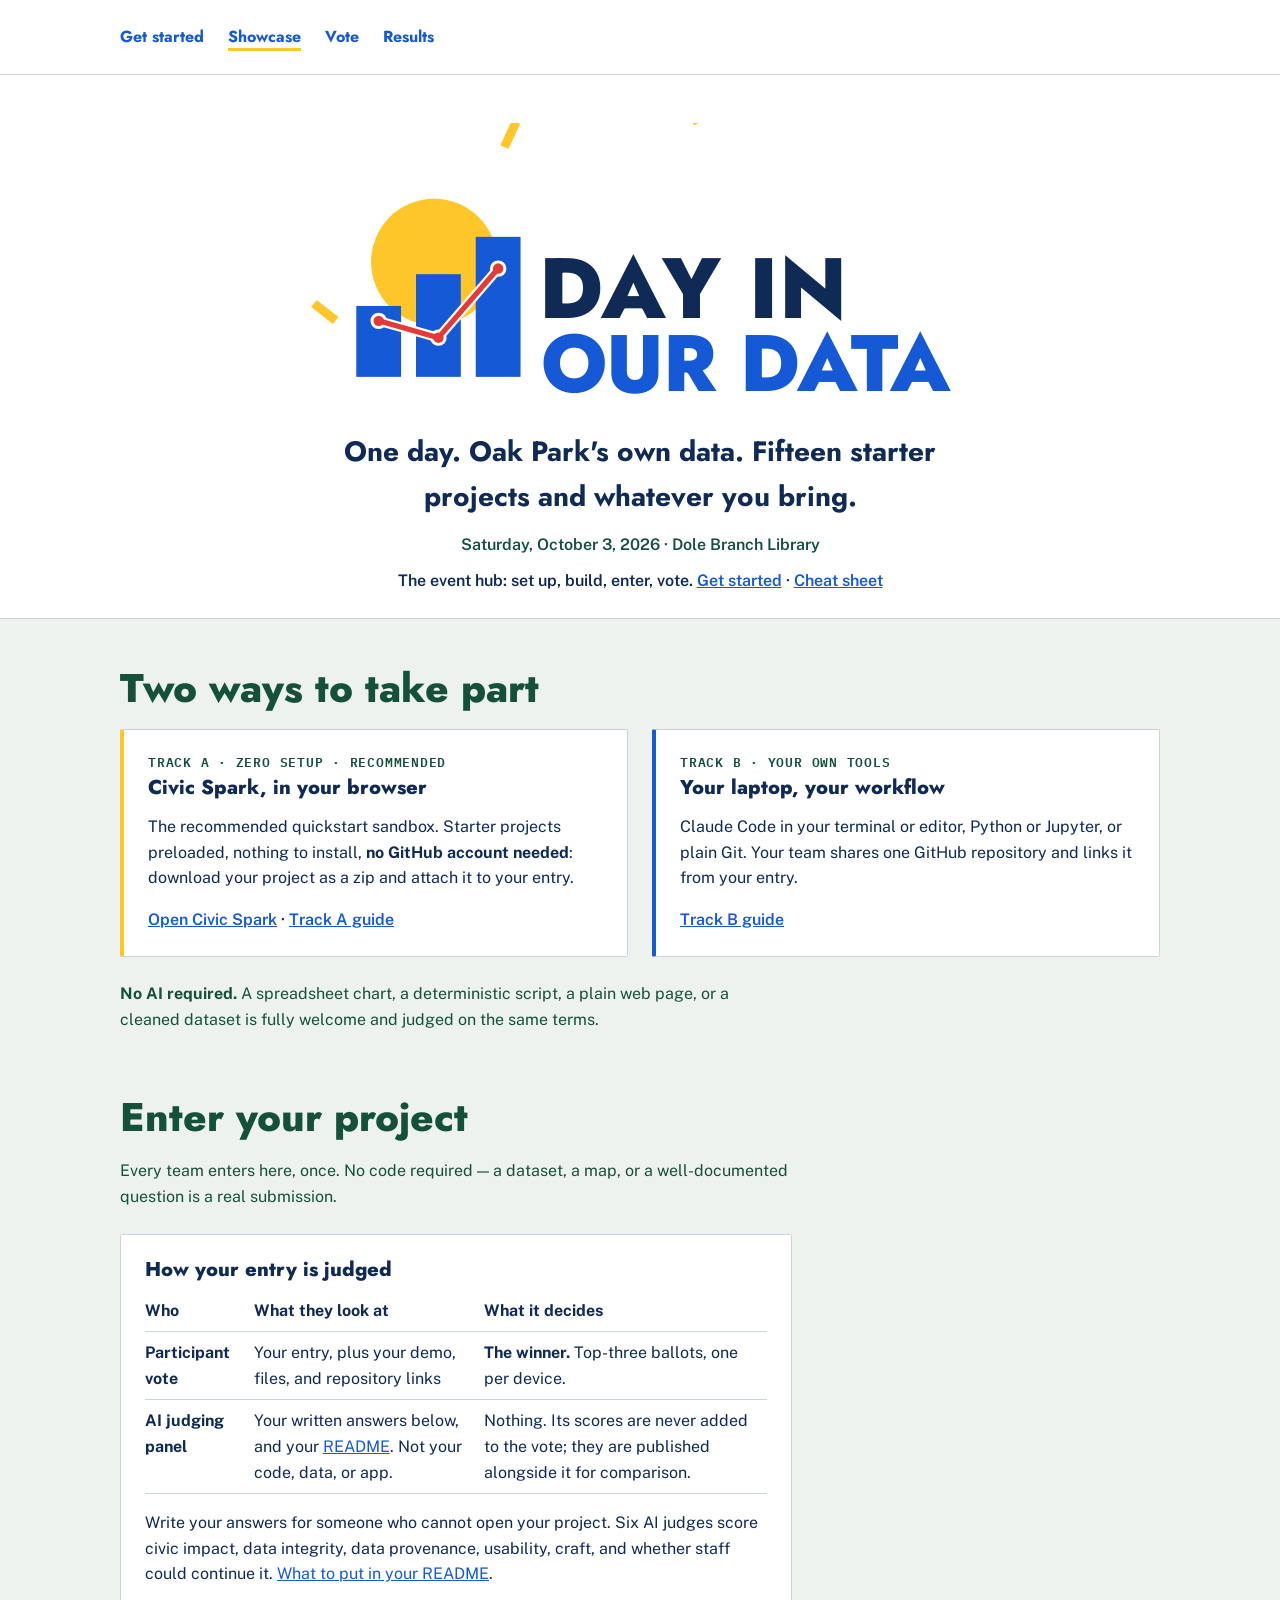
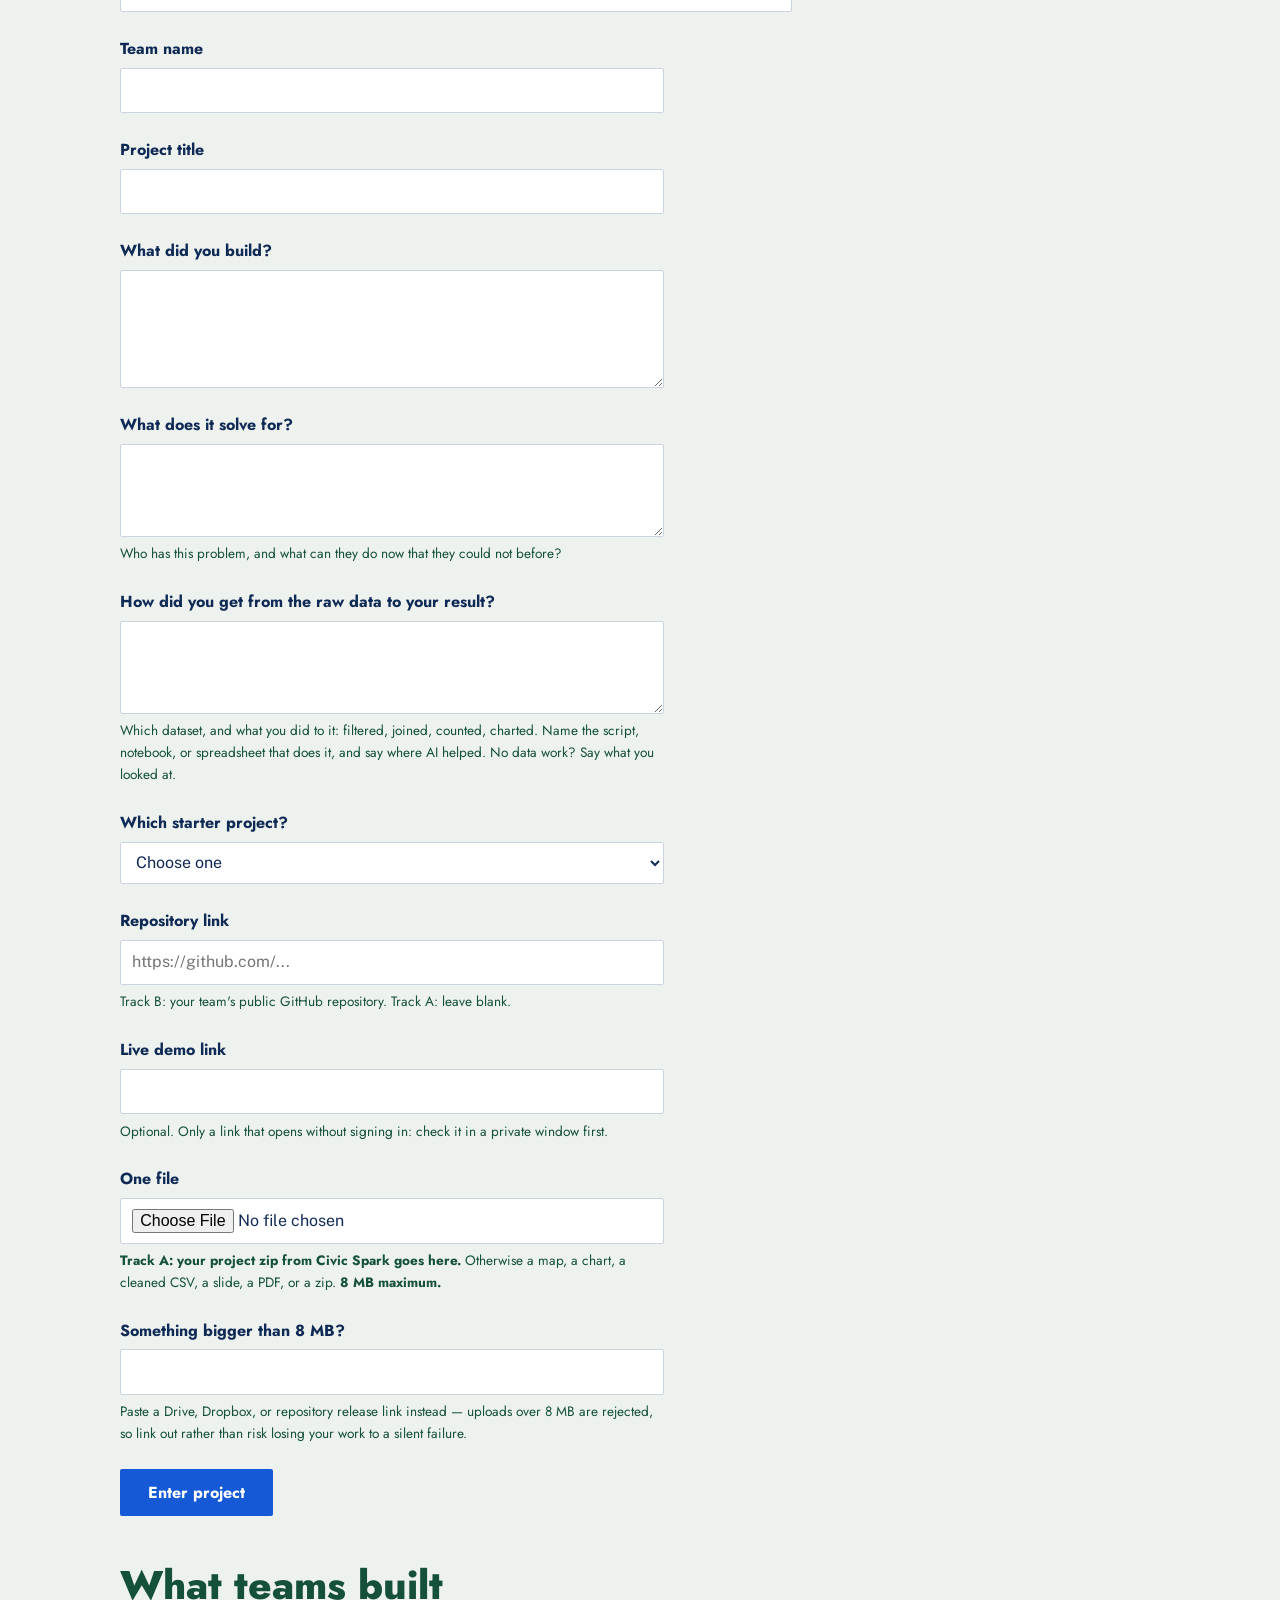
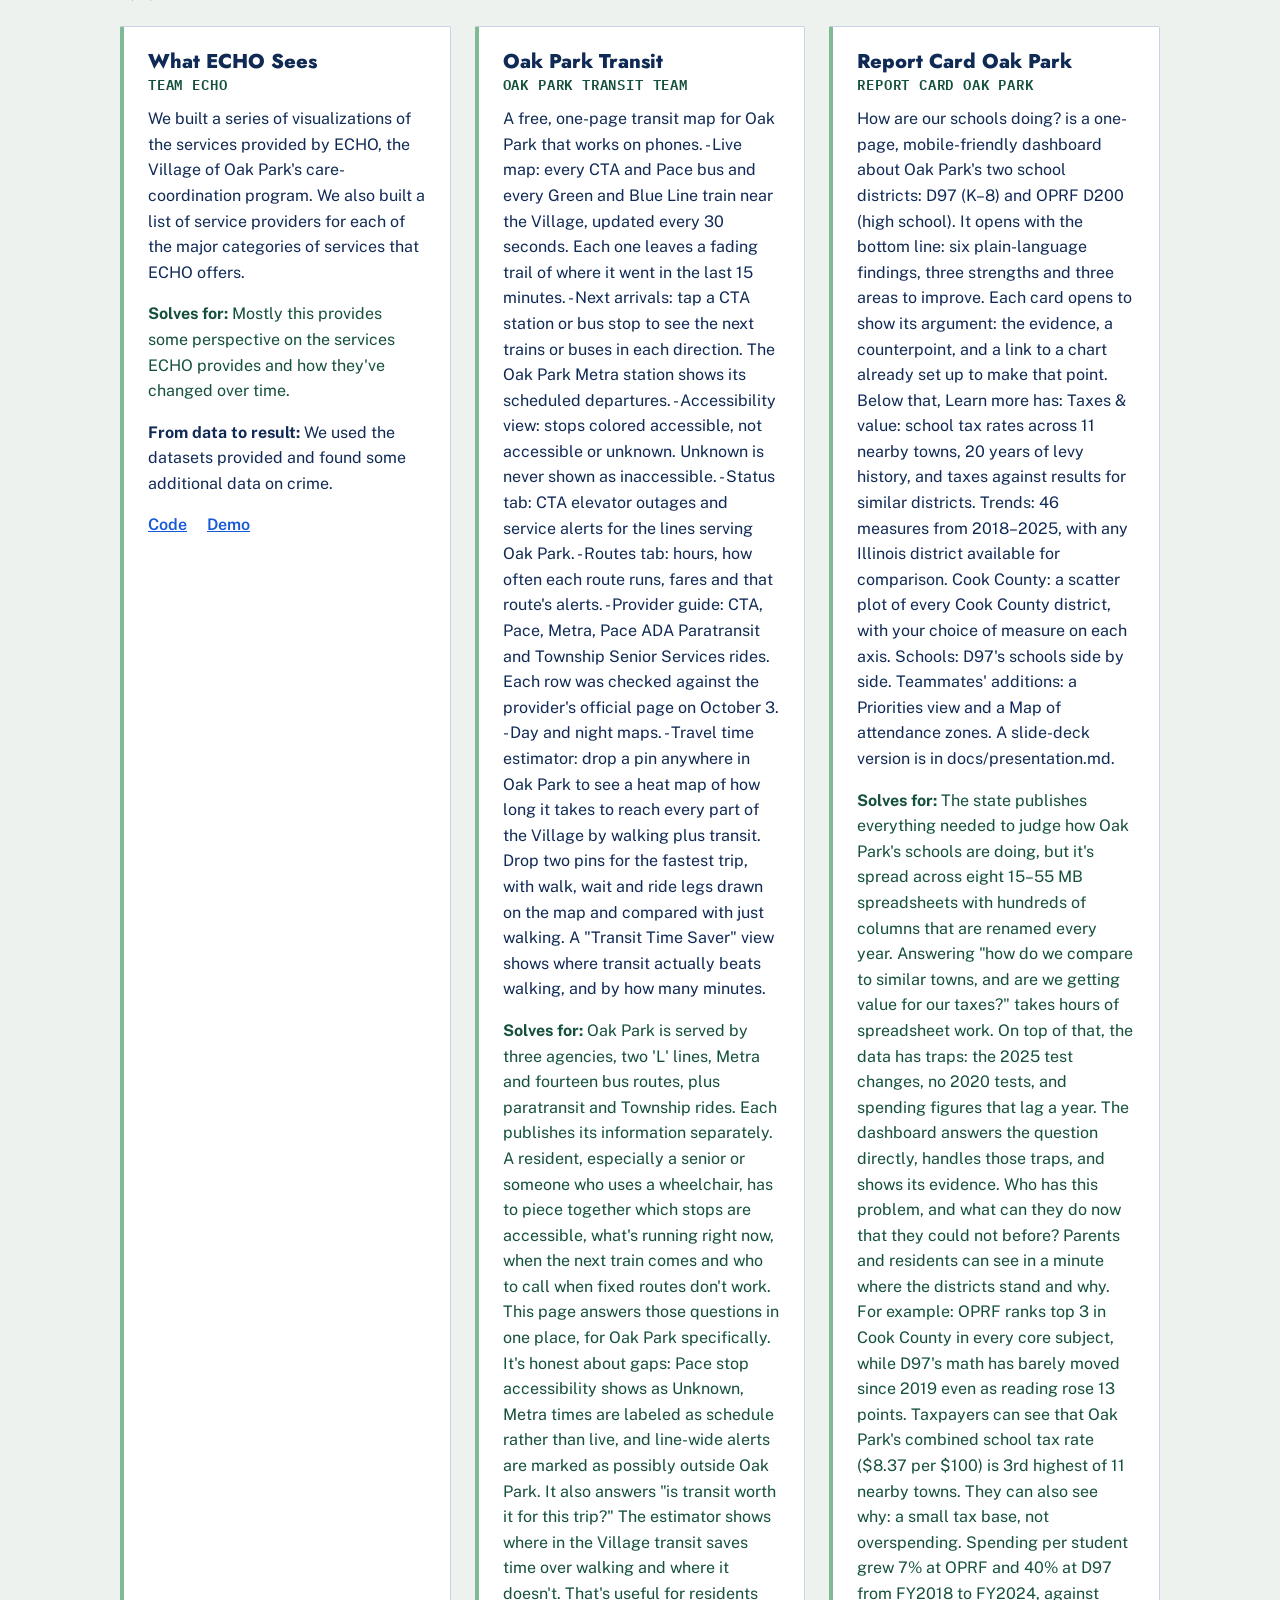
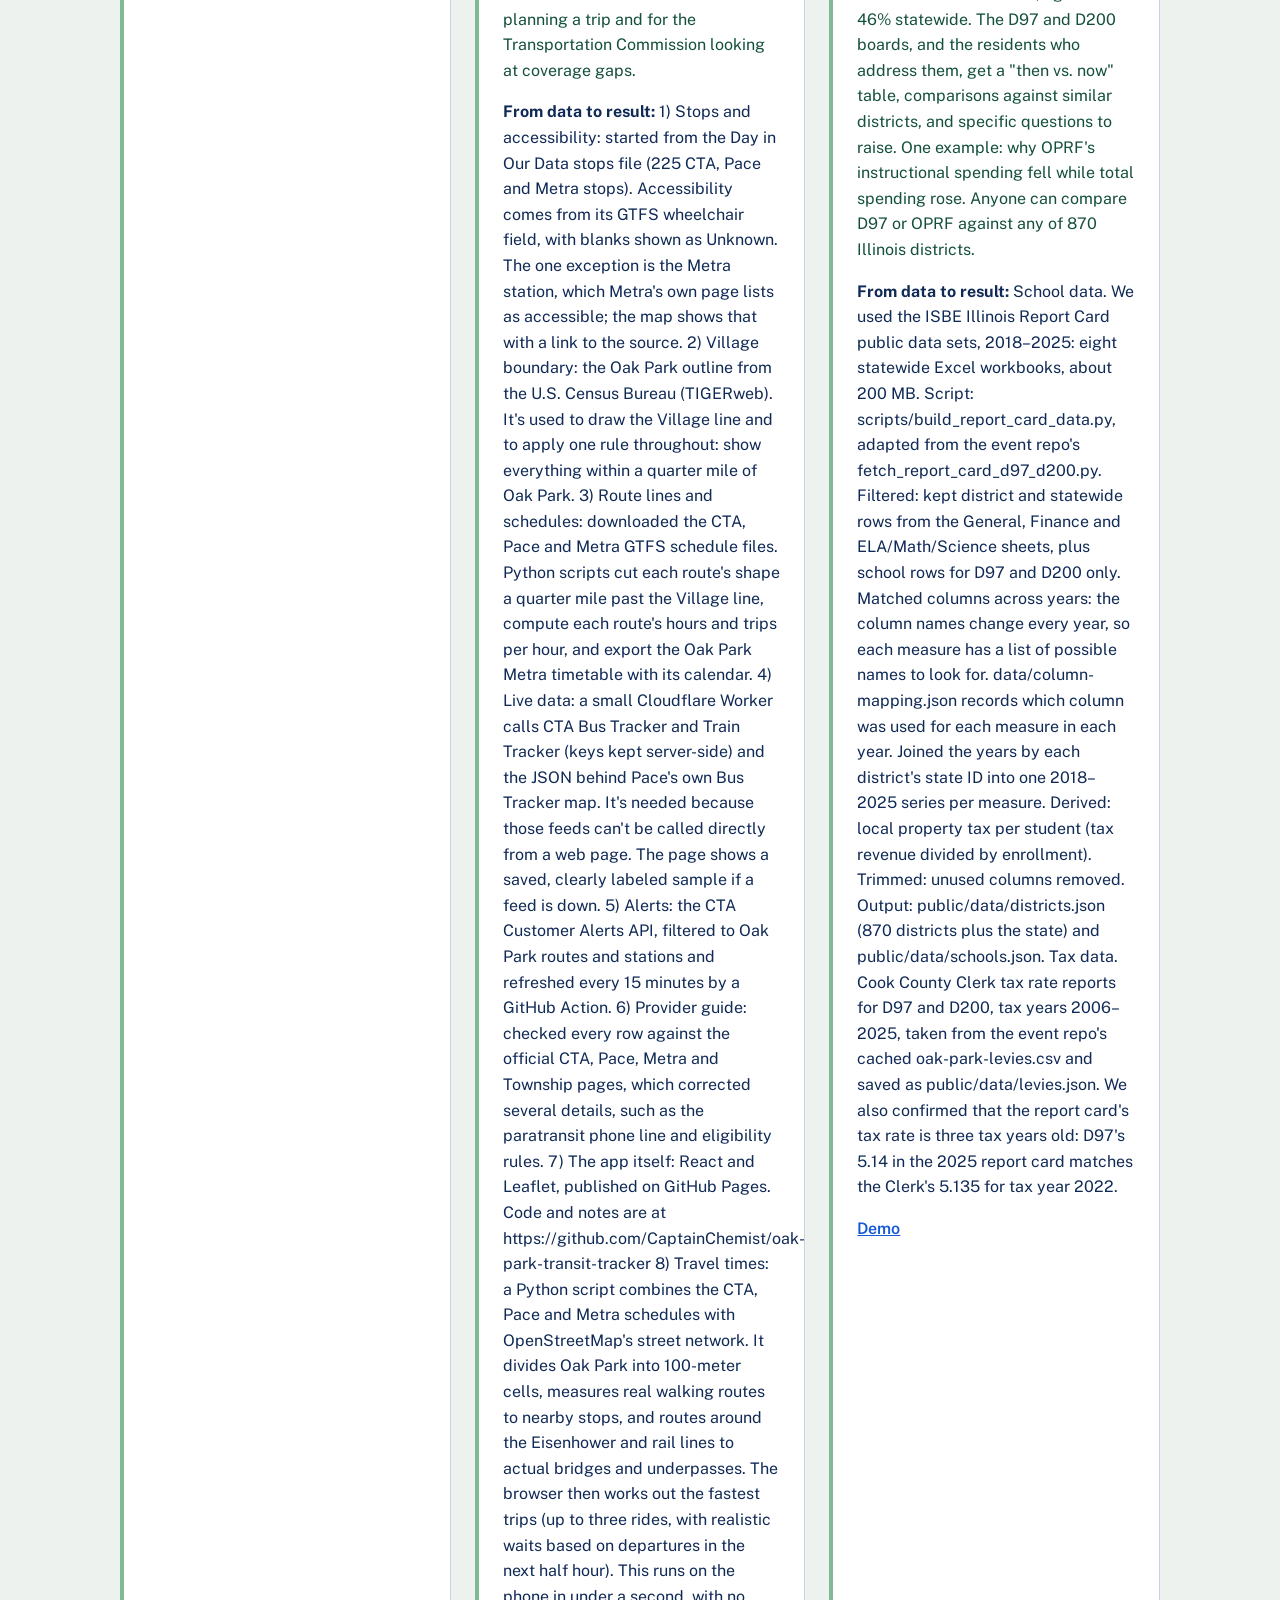
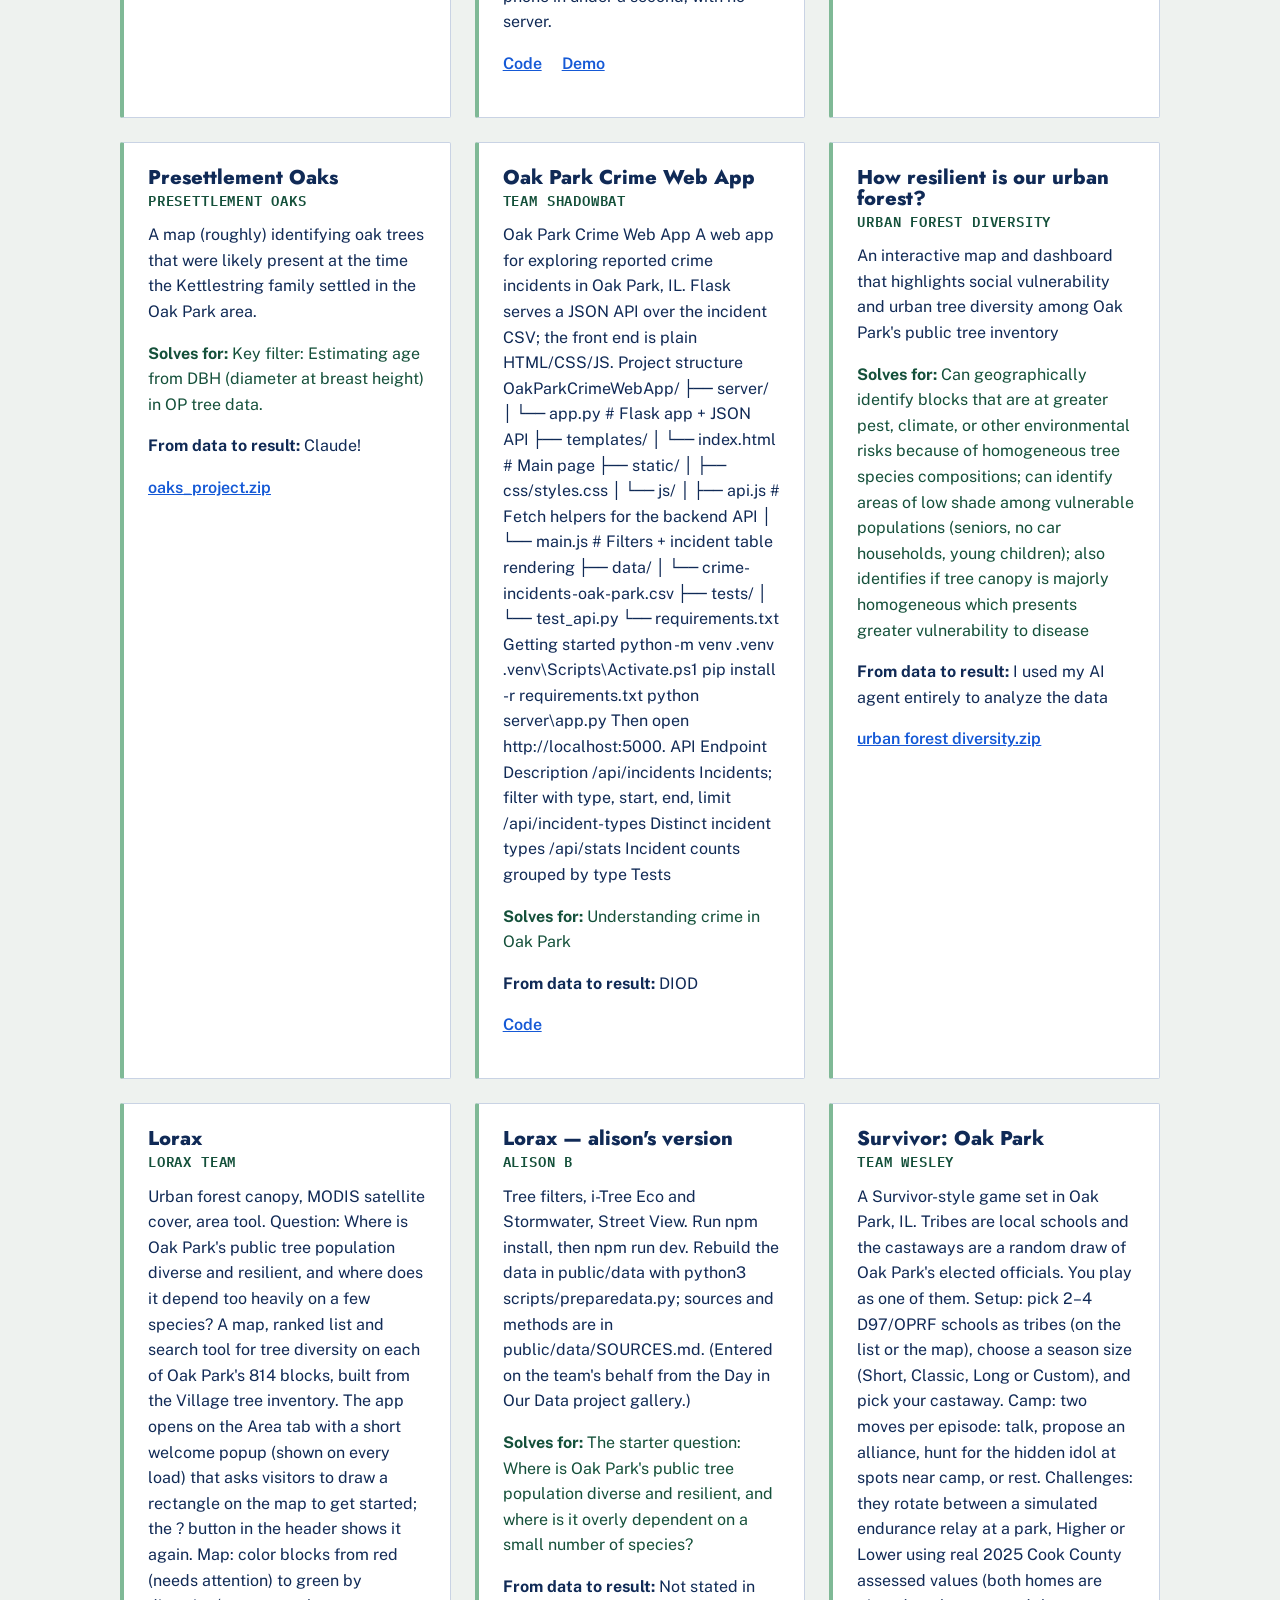
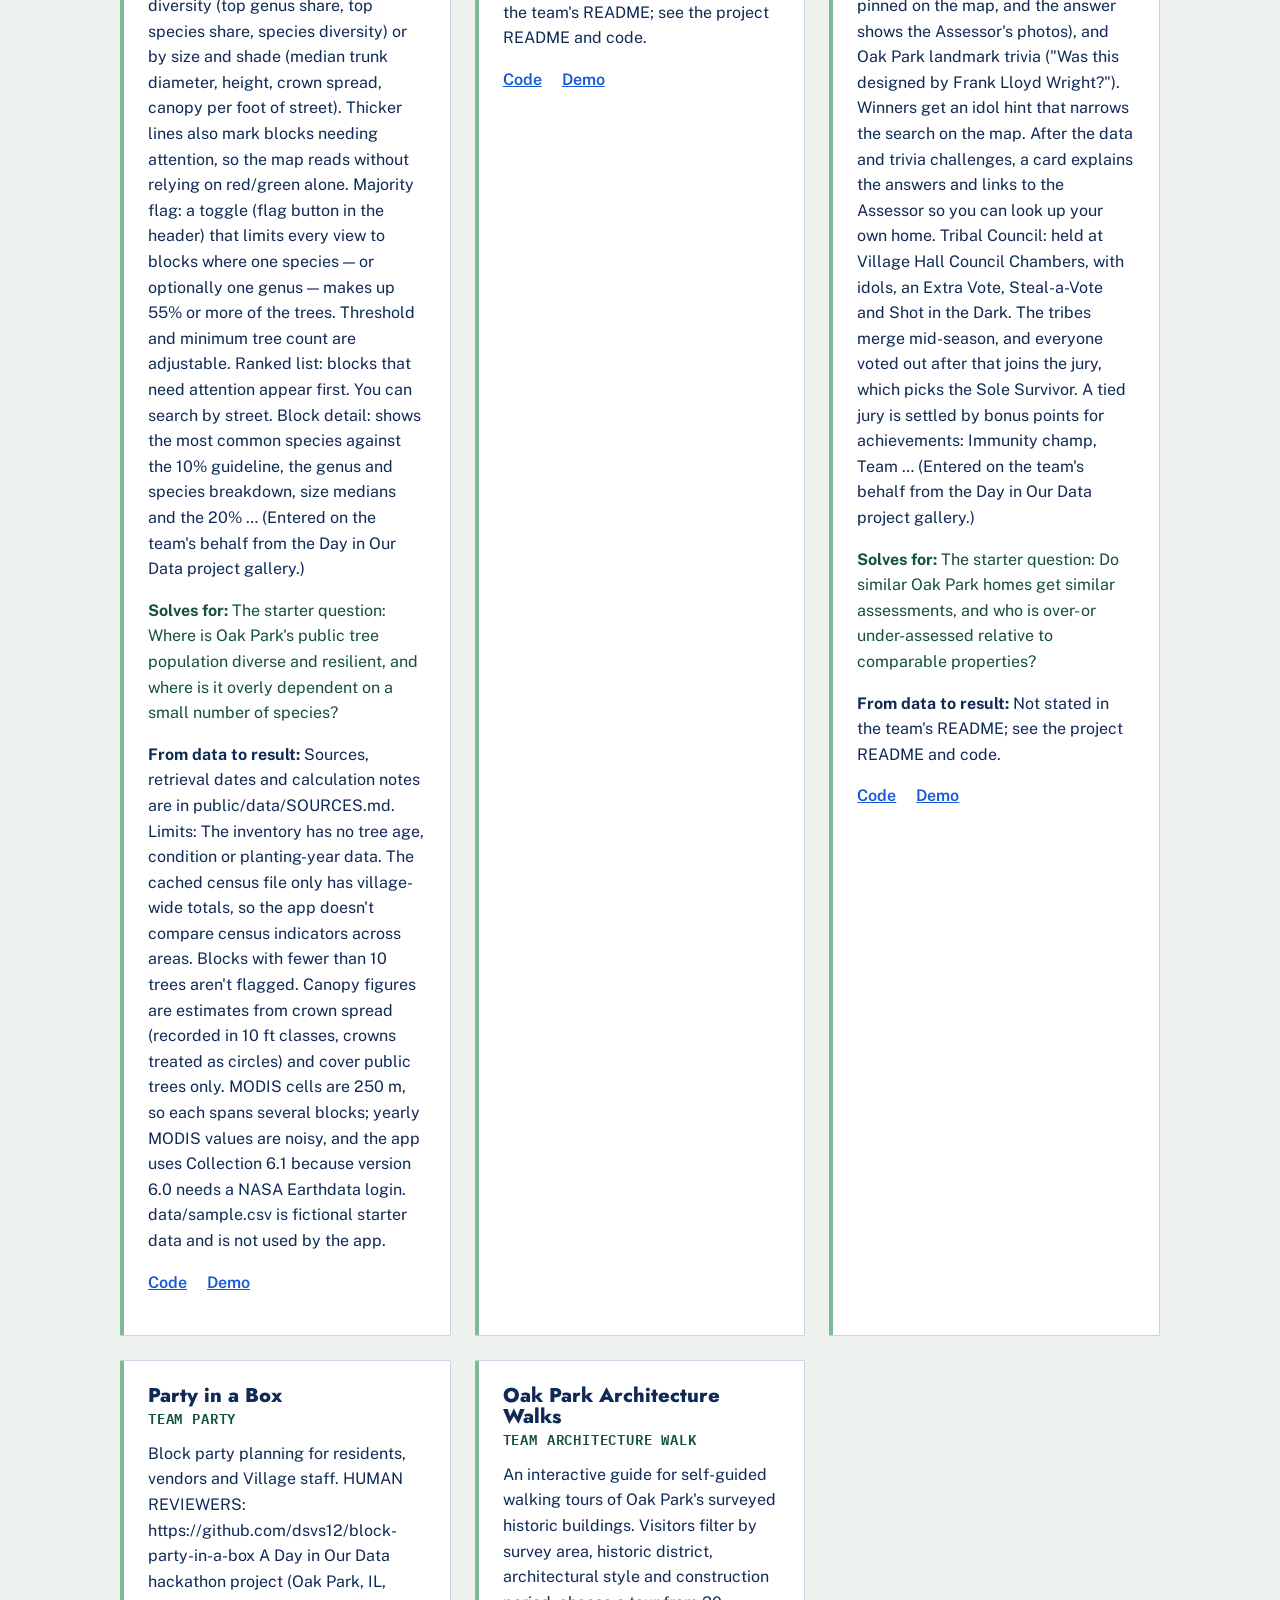
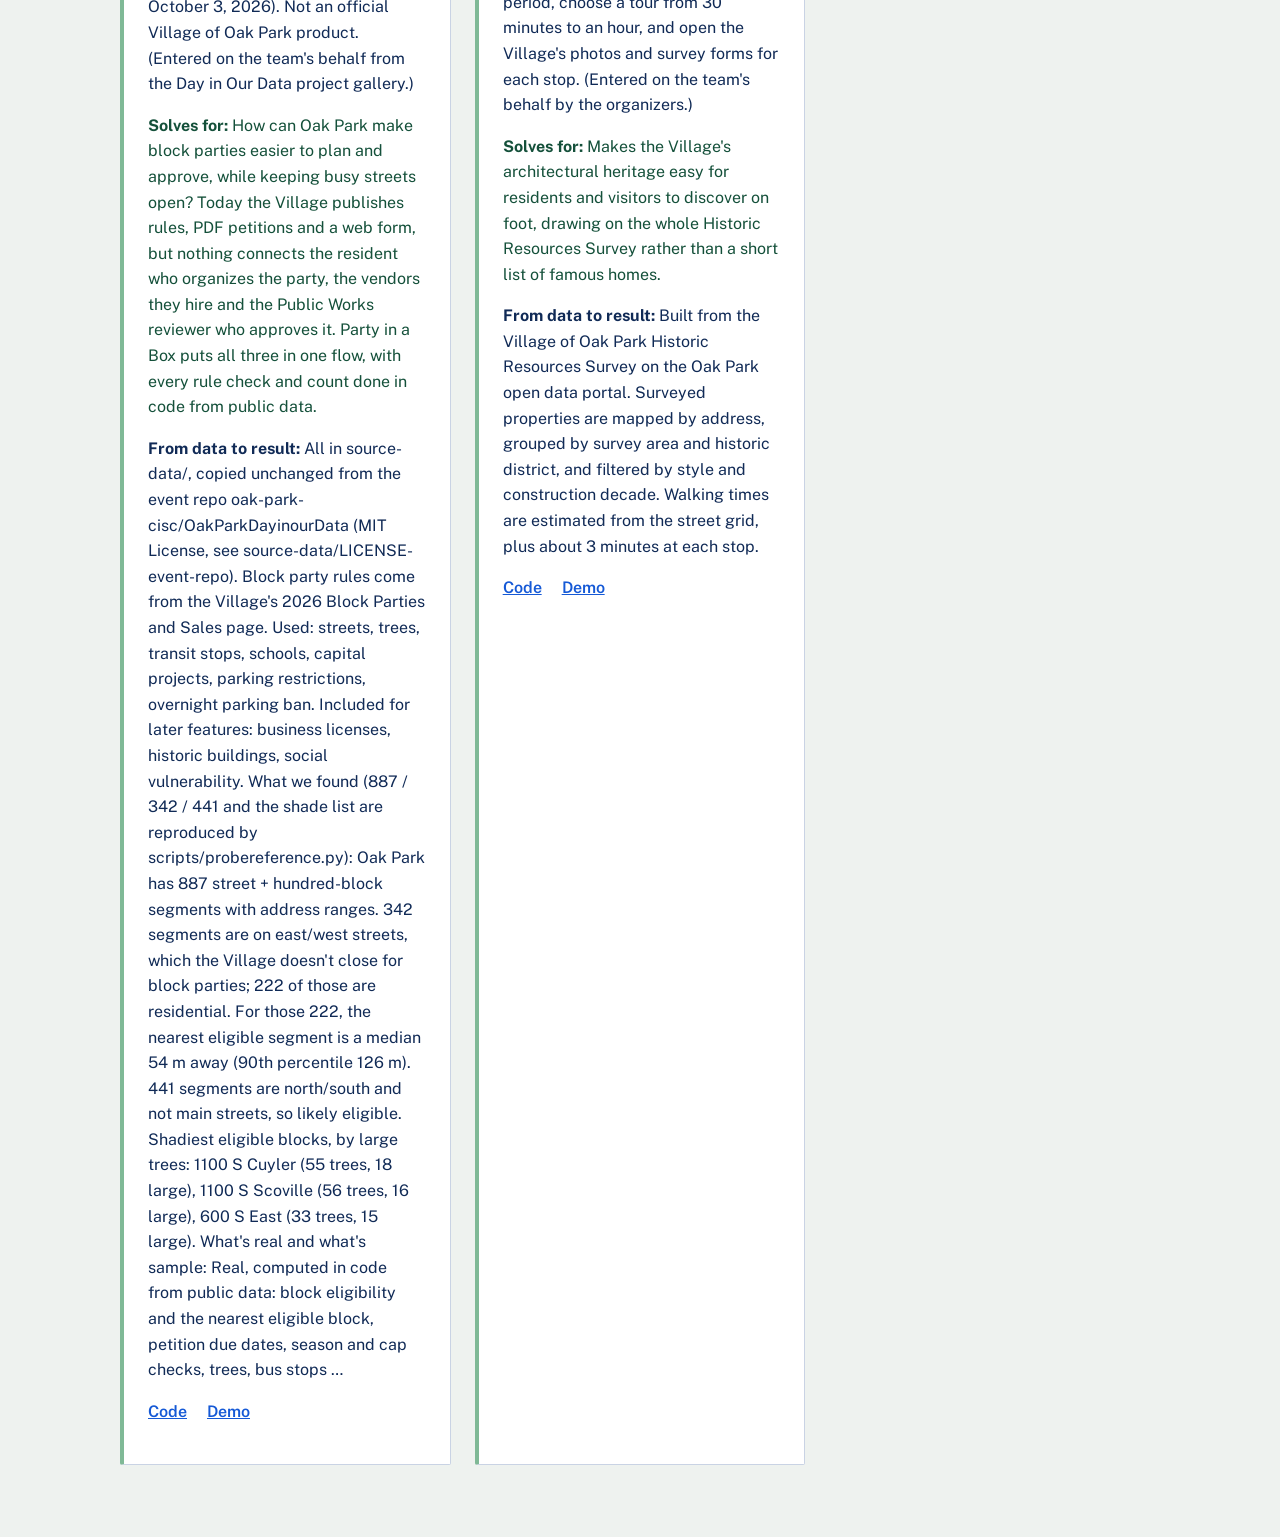
<file: site/index.html>
<!doctype html>
<html lang="en">
<head>
  <meta charset="utf-8" />
  <meta name="viewport" content="width=device-width, initial-scale=1" />
  <title>Day in Our Data &middot; Oak Park civic hackathon</title>
  <meta name="description" content="A one-day civic hackathon run by the Village of Oak Park's Civic Information Systems Commission. Enter a project and browse the showcase." />
  <link rel="stylesheet" href="styles/tokens.css" />
  <link rel="stylesheet" href="styles/base.css" />
  <link rel="stylesheet" href="styles/showcase.css" />
</head>
<body>
  <nav class="site-nav">
    <div class="wrap">
      <ul>
        <li><a href="/start.html">Get started</a></li>
        <li><a href="/" aria-current="page">Showcase</a></li>
        <li><a href="/vote.html">Vote</a></li>
        <li><a href="/results.html">Results</a></li>
      </ul>
    </div>
  </nav>

  <header class="hero">
    <div class="wrap">
      <h1 class="hero__title">
      <svg class="hero__mark" xmlns="http://www.w3.org/2000/svg" viewBox="0 0 1800 760" role="img" aria-labelledby="logo-title">
        <title id="logo-title">Day in Our Data</title>

        <g id="logo-sun">
          <ellipse cx="348.59866333007812" cy="371.9625244140625" rx="169" ry="169" fill="#ffc629" />
          <rect x="285.4369812011719" y="150.73817443847656" width="24" height="74" fill="#ffc629" transform="rotate(-15.7, 297.4369812011719, 187.73817443847656)" />
          <rect x="175.5740203857422" y="221.93482971191406" width="24" height="74" fill="#ffc629" transform="rotate(-52, 187.5740203857422, 258.93482971191406)" />
          <rect x="144.2925567626953" y="337.4511413574219" width="24" height="70" fill="#ffc629" transform="rotate(269.9, 156.2925567626953, 372.4511413574219)" />
          <rect x="418.5943298339844" y="157.17764282226562" width="24" height="74" fill="#ffc629" transform="rotate(24.9, 430.5943298339844, 194.17764282226562)" />
          <rect x="510.0111083984375" y="252.7369384765625" width="24" height="70" fill="#ffc629" transform="rotate(63.7, 522.0111083984375, 287.7369384765625)" />
        </g>

        <g id="logo-bars">
          <rect x="140" y="490" width="120" height="190" fill="#1559d6" />
          <rect x="300" y="405" width="120" height="275" fill="#1559d6" />
          <rect x="460" y="305" width="120" height="375" fill="#1559d6" />
        </g>

        <rect x="196.895" y="539.5" width="166.21" height="26" fill="#ffffff" transform="rotate(15.71, 280, 552.5)" />
        <rect x="317.68" y="469.5" width="244.64" height="26" fill="#ffffff" transform="rotate(-49.15, 440, 482.5)" />
        <ellipse cx="200" cy="530" rx="22" ry="22" fill="#ffffff" />
        <ellipse cx="360" cy="575" rx="22" ry="22" fill="#ffffff" />
        <ellipse cx="520" cy="390" rx="22" ry="22" fill="#ffffff" />

        <g id="logo-line">
          <rect x="196.895" y="545.5" width="166.21" height="14" fill="#e53935" transform="rotate(15.71, 280, 552.5)" />
          <rect x="317.68" y="475.5" width="244.64" height="14" fill="#e53935" transform="rotate(-49.15, 440, 482.5)" />
          <ellipse cx="200" cy="530" rx="14" ry="14" fill="#e53935" />
          <ellipse cx="360" cy="575" rx="14" ry="14" fill="#e53935" />
          <ellipse cx="520" cy="390" rx="14" ry="14" fill="#e53935" />
        </g>

        <text x="630.3873291015625" y="324.33619689941406" dominant-baseline="hanging" text-anchor="start" font-family="'Jost', 'Century Gothic', 'Avenir Next', system-ui, sans-serif" font-weight="800" font-size="229.15517461262777" fill="#102a56" style="letter-spacing: 3px;">DAY IN</text>
        <text x="634.6712036132812" y="533.2575073242188" dominant-baseline="hanging" text-anchor="start" font-family="'Jost', 'Century Gothic', 'Avenir Next', system-ui, sans-serif" font-weight="800" font-size="214.19505940413703" fill="#1559d6" style="letter-spacing: -2px;">OUR DATA</text>
      </svg>
      </h1>

      <p class="hero__lede">
        One day. Oak Park's own data. Fifteen starter projects and whatever you bring.
      </p>
      <p class="hero__meta">
        Saturday, October 3, 2026 &middot; Dole Branch Library
      </p>
      <p class="hero__cta">
        The event hub: set up, build, enter, vote. <a href="/start.html">Get started</a> &middot;
        <a href="/cheatsheet.html">Cheat sheet</a>
      </p>
    </div>
  </header>

  <main class="wrap">
    <section id="tracks" class="hub">
      <h2>Two ways to take part</h2>
      <div class="hub__cards">
        <article class="hub__card">
          <p class="hub__tag">Track A &middot; Zero setup &middot; Recommended</p>
          <h3>Civic Spark, in your browser</h3>
          <p>The recommended quickstart sandbox. Starter projects preloaded, nothing to install,
            <strong>no GitHub account needed</strong>: download your project as a zip and attach it
            to your entry.</p>
          <p class="hub__links"><a href="https://day-in-our-data.fly.dev/" rel="noopener">Open Civic Spark</a>
            &middot; <a href="/start.html#track-a">Track A guide</a></p>
        </article>
        <article class="hub__card">
          <p class="hub__tag">Track B &middot; Your own tools</p>
          <h3>Your laptop, your workflow</h3>
          <p>Claude Code in your terminal or editor, Python or Jupyter, or plain Git. Your team
            shares one GitHub repository and links it from your entry.</p>
          <p class="hub__links"><a href="/start.html#track-b">Track B guide</a></p>
        </article>
      </div>
      <p class="hub__note"><strong>No AI required.</strong> A spreadsheet chart, a deterministic script,
        a plain web page, or a cleaned dataset is fully welcome and judged on the same terms.</p>
    </section>

    <section id="submit">
      <h2>Enter your project</h2>
      <p class="submit__lede">
        Every team enters here, once. No code required &mdash; a dataset, a map, or a
        well-documented question is a real submission.
      </p>

      <aside class="judged" aria-labelledby="judged-title">
        <h3 id="judged-title">How your entry is judged</h3>
        <div class="scroll-x">
          <table>
            <thead><tr><th scope="col">Who</th><th scope="col">What they look at</th><th scope="col">What it decides</th></tr></thead>
            <tbody>
              <tr><th scope="row">Participant vote</th><td>Your entry, plus your demo, files, and repository links</td><td><strong>The winner.</strong> Top-three ballots, one per device.</td></tr>
              <tr><th scope="row">AI judging panel</th><td>Your written answers below, and your <a href="/start.html#readme">README</a>. Not your code, data, or app.</td><td>Nothing. Its scores are never added to the vote; they are published alongside it for comparison.</td></tr>
            </tbody>
          </table>
        </div>
        <p>Write your answers for someone who cannot open your project. Six AI judges score civic
          impact, data integrity, data provenance, usability, craft, and whether staff could continue
          it. <a href="/start.html#readme">What to put in your README</a>.</p>
      </aside>
      <form name="submission" method="POST" data-netlify="true" enctype="multipart/form-data">
        <input type="hidden" name="form-name" value="submission" />

        <label>Team name <input type="text" name="team_name" required /></label>
        <label>Project title <input type="text" name="project_title" required /></label>

        <label>What did you build?
          <textarea name="description" rows="4" required></textarea>
        </label>

        <label>What does it solve for?
          <textarea name="solves_for" rows="3" required></textarea>
          <small>Who has this problem, and what can they do now that they could not before?</small>
        </label>

        <label>How did you get from the raw data to your result?
          <textarea name="data_steps" rows="3" required></textarea>
          <small>Which dataset, and what you did to it: filtered, joined, counted, charted. Name the
            script, notebook, or spreadsheet that does it, and say where AI helped. No data work?
            Say what you looked at.</small>
        </label>

        <label>Which starter project?
          <select name="starter_project" required>
            <option value="">Choose one</option>
            <option value="01-is-my-assessment-fair">01 &middot; Is my assessment fair?</option>
            <option value="02-where-does-my-tax-dollar-go">02 &middot; Where does my tax dollar go?</option>
            <option value="03-where-is-business-activity-changing">03 &middot; Where is business activity changing?</option>
            <option value="04-can-a-kid-bike-to-school-safely">04 &middot; Can a kid bike to school safely?</option>
            <option value="05-can-i-park-here-right-now">05 &middot; Can I park here right now?</option>
            <option value="06-which-bus-stops-need-help">06 &middot; Which bus stops need help?</option>
            <option value="07-are-the-worst-alleys-getting-fixed">07 &middot; Are the worst alleys getting fixed?</option>
            <option value="08-build-the-oak-park-transit-dashboard">08 &middot; Build the Oak Park transit dashboard</option>
            <option value="09-oak-park-over-time">09 &middot; Oak Park over time</option>
            <option value="10-how-are-our-schools-doing">10 &middot; How are our schools doing?</option>
            <option value="11-how-resilient-is-our-urban-forest">11 &middot; How resilient is our urban forest?</option>
            <option value="12-build-an-architecture-walking-tour">12 &middot; Build an architecture walking tour</option>
            <option value="13-what-do-our-commissions-do">13 &middot; What do our commissions do?</option>
            <option value="14-oak-park-crime-explorer">14 &middot; Oak Park crime data explorer</option>
            <option value="15-what-does-echo-see">15 &middot; What does ECHO see?</option>
            <option value="pitch-your-own">I pitched my own</option>
          </select>
        </label>

        <label>Repository link
          <input type="url" name="repo_url" placeholder="https://github.com/..." />
          <small>Track B: your team's public GitHub repository. Track A: leave blank.</small>
        </label>
        <label>Live demo link
          <input type="url" name="demo_url" />
          <small>Optional. Only a link that opens without signing in: check it in a private window first.</small>
        </label>

        <label>One file
          <input type="file" name="artifact" />
          <small>
            <strong>Track A: your project zip from Civic Spark goes here.</strong> Otherwise a map,
            a chart, a cleaned CSV, a slide, a PDF, or a zip. <strong>8 MB maximum.</strong>
          </small>
        </label>

        <label>Something bigger than 8 MB?
          <input type="url" name="large_file_url" />
          <small>Paste a Drive, Dropbox, or repository release link instead &mdash; uploads over
            8 MB are rejected, so link out rather than risk losing your work to a silent failure.</small>
        </label>

        <button type="submit">Enter project</button>
      </form>
    </section>

    <section id="showcase">
      <h2>What teams built</h2>
      <div id="gallery" class="gallery"></div>
    </section>
  </main>

  <script src="scripts/escape.js"></script>
  <script src="scripts/data.js"></script>
  <script src="scripts/gallery.js"></script>
</body>
</html>
</file>
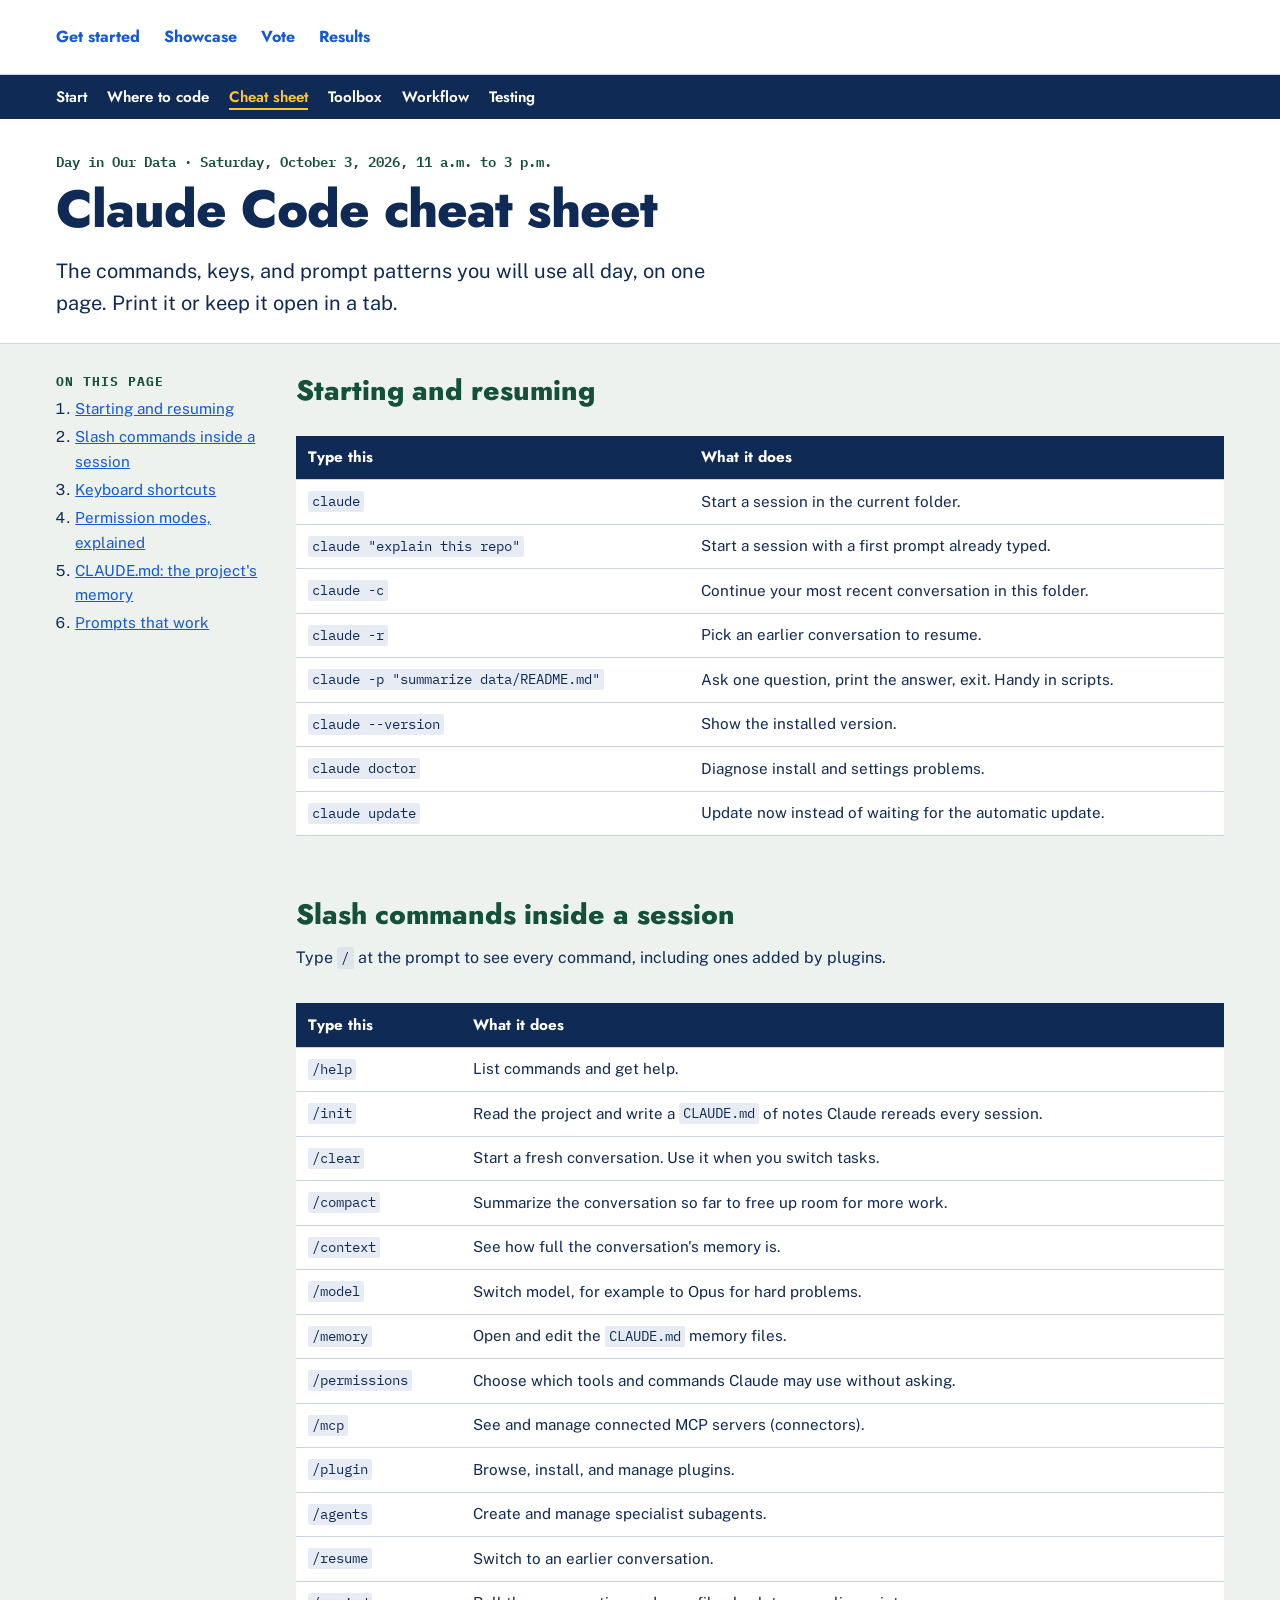
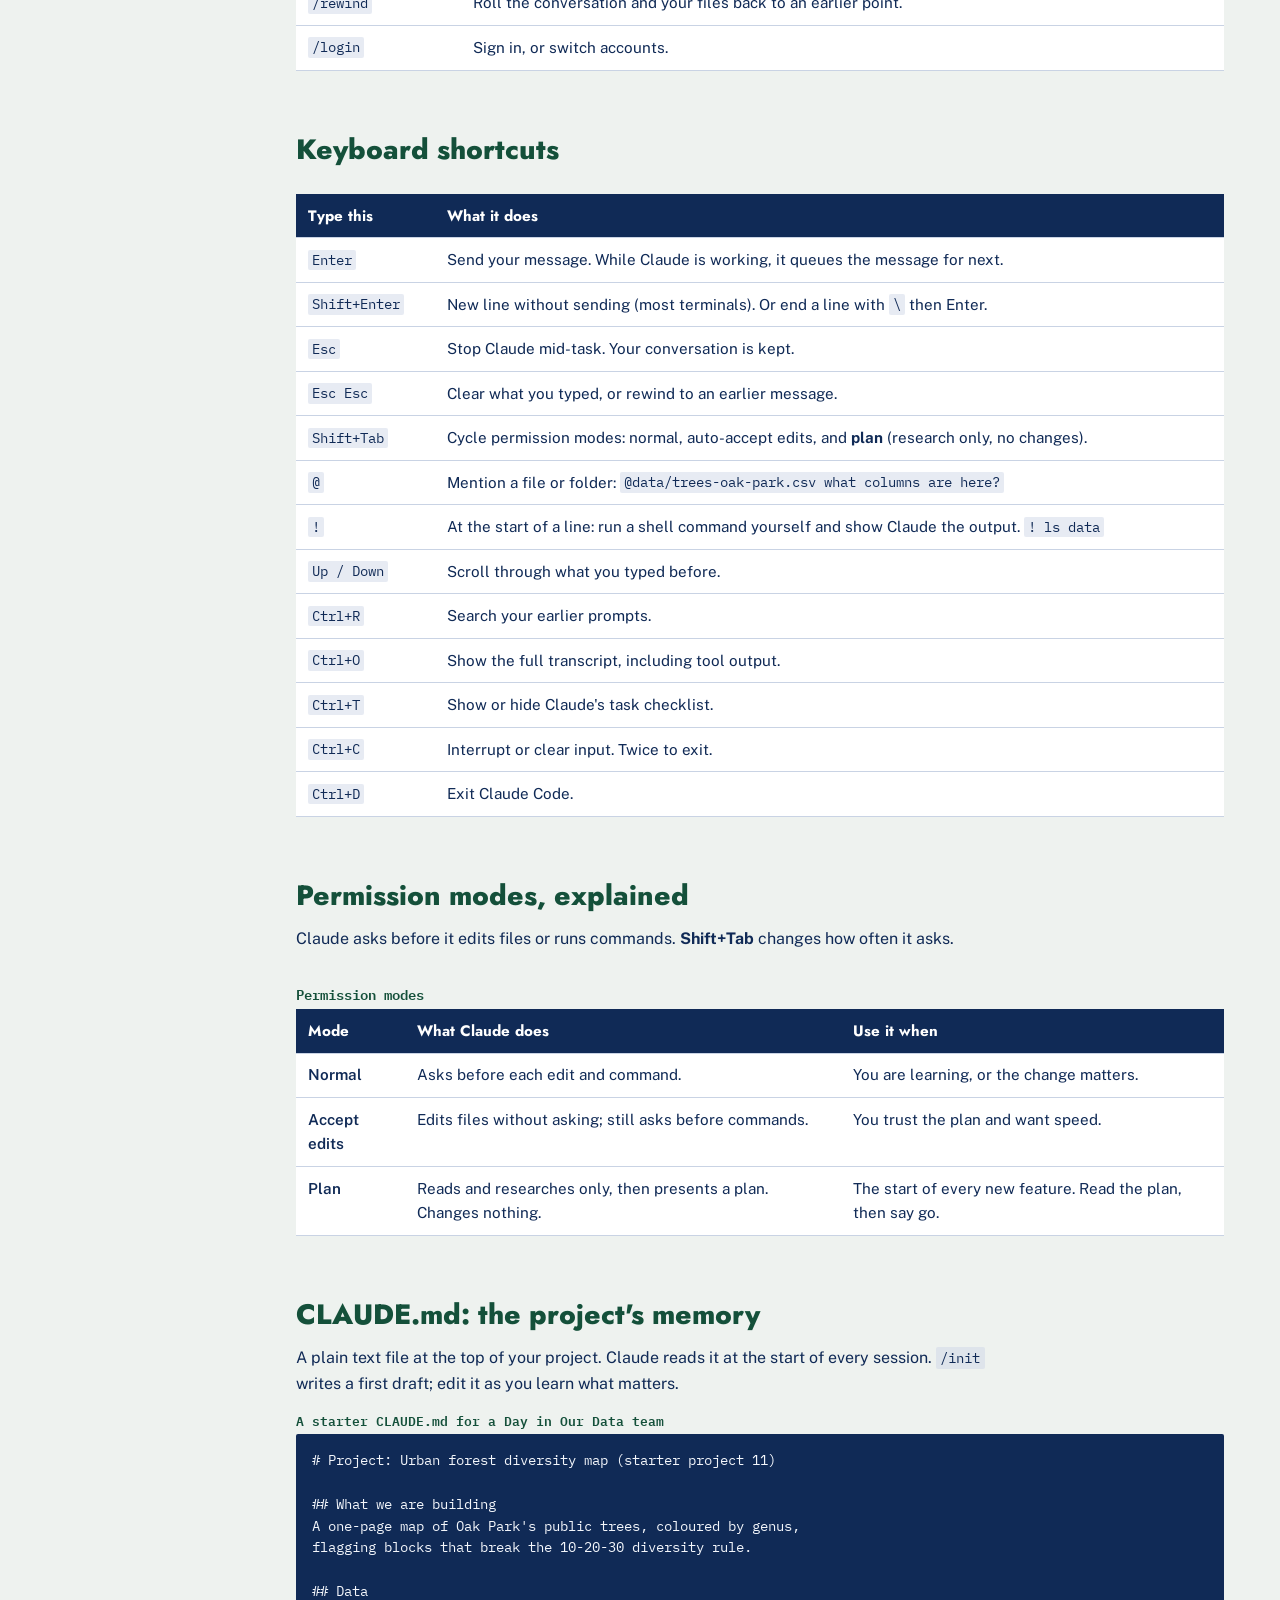
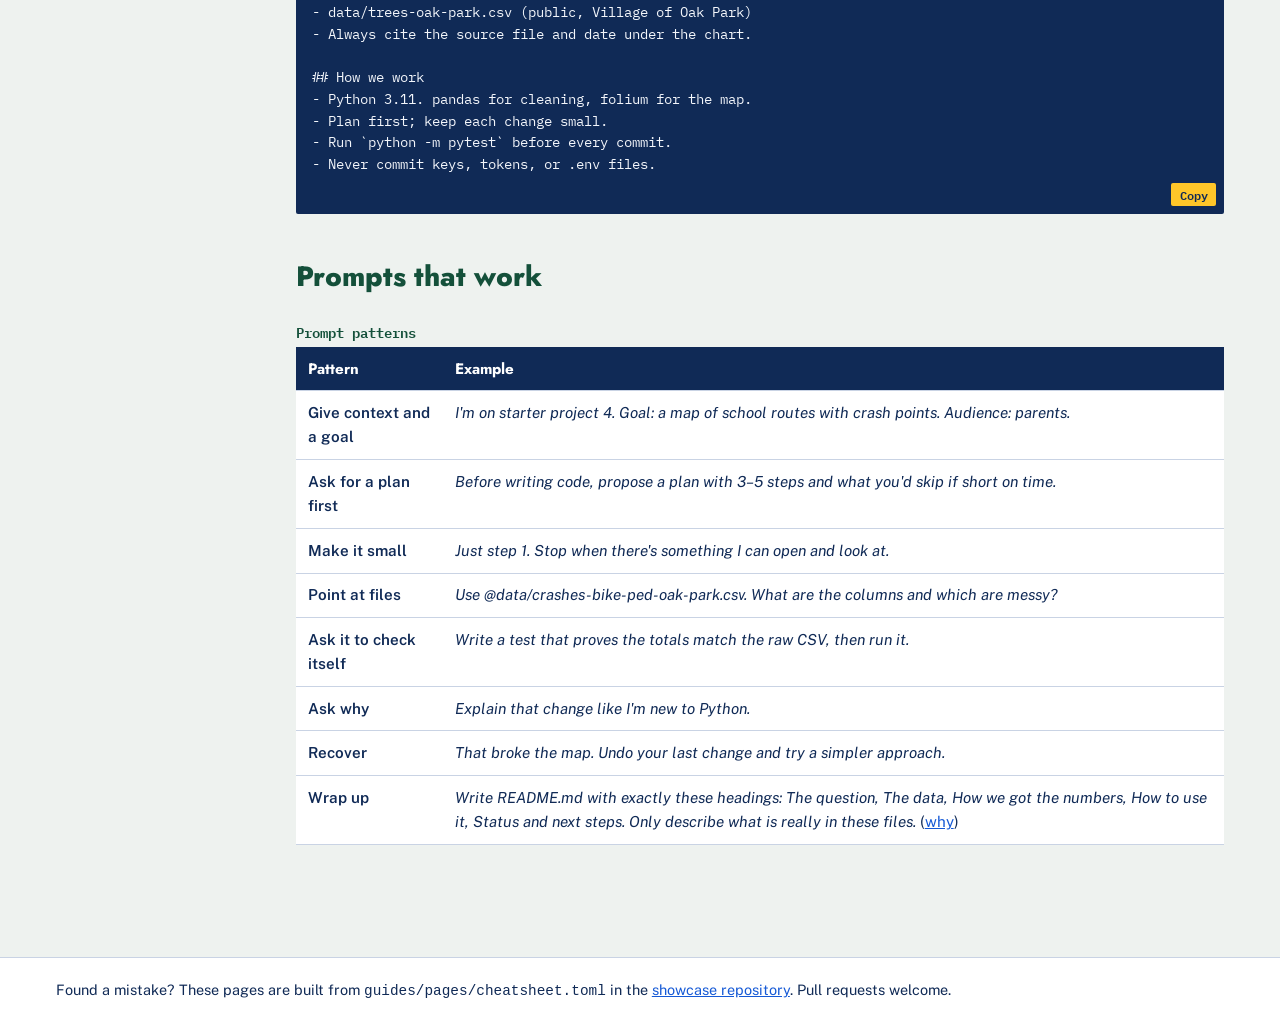
<file: site/cheatsheet.html>
<!doctype html>
<!-- GENERATED by scripts/build_guides.py from guides/pages/cheatsheet.toml. Edit the TOML, not this file. -->
<html lang="en">
<head>
  <meta charset="utf-8" />
  <meta name="viewport" content="width=device-width, initial-scale=1" />
  <title>Claude Code cheat sheet &middot; Day in Our Data</title>
  <meta name="description" content="A printable Claude Code cheat sheet: starting sessions, slash commands, keyboard shortcuts, CLAUDE.md, and prompts that work." />
  <link rel="stylesheet" href="styles/tokens.css" />
  <link rel="stylesheet" href="styles/base.css" />
  <link rel="stylesheet" href="styles/guides.css" />
</head>
<body class="guide">
  <a class="skip-link" href="#main">Skip to content</a>
  <nav class="site-nav" aria-label="Site"><div class="wrap"><ul><li><a href="/start.html">Get started</a></li><li><a href="/">Showcase</a></li><li><a href="/vote.html">Vote</a></li><li><a href="/results.html">Results</a></li></ul></div></nav><nav class="guide-nav" aria-label="Guides"><div class="wrap"><ul><li><a href="/start.html">Start</a></li><li><a href="/where-to-code.html">Where to code</a></li><li><a href="/cheatsheet.html" aria-current="page">Cheat sheet</a></li><li><a href="/toolbox.html">Toolbox</a></li><li><a href="/workflow.html">Workflow</a></li><li><a href="/testing.html">Testing</a></li></ul></div></nav>
  <header class="guide-hero">
    <div class="wrap">
      <p class="guide-hero__event">Day in Our Data &middot; Saturday, October 3, 2026, 11 a.m. to 3 p.m.</p>
      <h1>Claude Code cheat sheet</h1>
      <p class="guide-hero__lede">The commands, keys, and prompt patterns you will use all day, on one page. Print it or keep it open in a tab.</p>
    </div>
  </header>
  <main id="main" class="wrap guide-main">
    <nav class="toc" aria-label="On this page"><p>On this page</p><ol><li><a href="#launch">Starting and resuming</a></li><li><a href="#slash">Slash commands inside a session</a></li><li><a href="#keys">Keyboard shortcuts</a></li><li><a href="#modes">Permission modes, explained</a></li><li><a href="#claude-md">CLAUDE.md: the project&#x27;s memory</a></li><li><a href="#prompts">Prompts that work</a></li></ol></nav>
    <div class="guide-body">
      <section id="launch" class="guide-section"><h2>Starting and resuming</h2><div class="scroll-x" tabindex="0" role="region" aria-label="Starting and resuming"><table class="guide-table commands"><thead><tr><th scope="col">Type this</th><th scope="col">What it does</th></tr></thead><tbody><tr><th scope="row"><code>claude</code></th><td>Start a session in the current folder.</td></tr><tr><th scope="row"><code>claude &quot;explain this repo&quot;</code></th><td>Start a session with a first prompt already typed.</td></tr><tr><th scope="row"><code>claude -c</code></th><td>Continue your most recent conversation in this folder.</td></tr><tr><th scope="row"><code>claude -r</code></th><td>Pick an earlier conversation to resume.</td></tr><tr><th scope="row"><code>claude -p &quot;summarize data/README.md&quot;</code></th><td>Ask one question, print the answer, exit. Handy in scripts.</td></tr><tr><th scope="row"><code>claude --version</code></th><td>Show the installed version.</td></tr><tr><th scope="row"><code>claude doctor</code></th><td>Diagnose install and settings problems.</td></tr><tr><th scope="row"><code>claude update</code></th><td>Update now instead of waiting for the automatic update.</td></tr></tbody></table></div></section><section id="slash" class="guide-section"><h2>Slash commands inside a session</h2><p>Type <code>/</code> at the prompt to see every command, including ones added by plugins.</p><div class="scroll-x" tabindex="0" role="region" aria-label="Slash commands inside a session"><table class="guide-table commands"><thead><tr><th scope="col">Type this</th><th scope="col">What it does</th></tr></thead><tbody><tr><th scope="row"><code>/help</code></th><td>List commands and get help.</td></tr><tr><th scope="row"><code>/init</code></th><td>Read the project and write a <code>CLAUDE.md</code> of notes Claude rereads every session.</td></tr><tr><th scope="row"><code>/clear</code></th><td>Start a fresh conversation. Use it when you switch tasks.</td></tr><tr><th scope="row"><code>/compact</code></th><td>Summarize the conversation so far to free up room for more work.</td></tr><tr><th scope="row"><code>/context</code></th><td>See how full the conversation&#x27;s memory is.</td></tr><tr><th scope="row"><code>/model</code></th><td>Switch model, for example to Opus for hard problems.</td></tr><tr><th scope="row"><code>/memory</code></th><td>Open and edit the <code>CLAUDE.md</code> memory files.</td></tr><tr><th scope="row"><code>/permissions</code></th><td>Choose which tools and commands Claude may use without asking.</td></tr><tr><th scope="row"><code>/mcp</code></th><td>See and manage connected MCP servers (connectors).</td></tr><tr><th scope="row"><code>/plugin</code></th><td>Browse, install, and manage plugins.</td></tr><tr><th scope="row"><code>/agents</code></th><td>Create and manage specialist subagents.</td></tr><tr><th scope="row"><code>/resume</code></th><td>Switch to an earlier conversation.</td></tr><tr><th scope="row"><code>/rewind</code></th><td>Roll the conversation and your files back to an earlier point.</td></tr><tr><th scope="row"><code>/login</code></th><td>Sign in, or switch accounts.</td></tr></tbody></table></div></section><section id="keys" class="guide-section"><h2>Keyboard shortcuts</h2><div class="scroll-x" tabindex="0" role="region" aria-label="Keyboard shortcuts"><table class="guide-table commands"><thead><tr><th scope="col">Type this</th><th scope="col">What it does</th></tr></thead><tbody><tr><th scope="row"><code>Enter</code></th><td>Send your message. While Claude is working, it queues the message for next.</td></tr><tr><th scope="row"><code>Shift+Enter</code></th><td>New line without sending (most terminals). Or end a line with <code>\</code> then Enter.</td></tr><tr><th scope="row"><code>Esc</code></th><td>Stop Claude mid-task. Your conversation is kept.</td></tr><tr><th scope="row"><code>Esc Esc</code></th><td>Clear what you typed, or rewind to an earlier message.</td></tr><tr><th scope="row"><code>Shift+Tab</code></th><td>Cycle permission modes: normal, auto-accept edits, and <strong>plan</strong> (research only, no changes).</td></tr><tr><th scope="row"><code>@</code></th><td>Mention a file or folder: <code>@data/trees-oak-park.csv what columns are here?</code></td></tr><tr><th scope="row"><code>!</code></th><td>At the start of a line: run a shell command yourself and show Claude the output. <code>! ls data</code></td></tr><tr><th scope="row"><code>Up / Down</code></th><td>Scroll through what you typed before.</td></tr><tr><th scope="row"><code>Ctrl+R</code></th><td>Search your earlier prompts.</td></tr><tr><th scope="row"><code>Ctrl+O</code></th><td>Show the full transcript, including tool output.</td></tr><tr><th scope="row"><code>Ctrl+T</code></th><td>Show or hide Claude&#x27;s task checklist.</td></tr><tr><th scope="row"><code>Ctrl+C</code></th><td>Interrupt or clear input. Twice to exit.</td></tr><tr><th scope="row"><code>Ctrl+D</code></th><td>Exit Claude Code.</td></tr></tbody></table></div></section><section id="modes" class="guide-section"><h2>Permission modes, explained</h2><p>Claude asks before it edits files or runs commands. <strong>Shift+Tab</strong> changes how often it asks.</p><div class="scroll-x" tabindex="0" role="region" aria-label="Permission modes"><table class="guide-table"><caption>Permission modes</caption><thead><tr><th scope="col">Mode</th><th scope="col">What Claude does</th><th scope="col">Use it when</th></tr></thead><tbody><tr><th scope="row">Normal</th><td>Asks before each edit and command.</td><td>You are learning, or the change matters.</td></tr><tr><th scope="row">Accept edits</th><td>Edits files without asking; still asks before commands.</td><td>You trust the plan and want speed.</td></tr><tr><th scope="row">Plan</th><td>Reads and researches only, then presents a plan. Changes nothing.</td><td>The start of every new feature. Read the plan, then say go.</td></tr></tbody></table></div></section><section id="claude-md" class="guide-section"><h2>CLAUDE.md: the project&#x27;s memory</h2><p>A plain text file at the top of your project. Claude reads it at the start of every session. <code>/init</code> writes a first draft; edit it as you learn what matters.</p><figure class="code"><figcaption>A starter CLAUDE.md for a Day in Our Data team</figcaption><pre tabindex="0"><code># Project: Urban forest diversity map (starter project 11)

## What we are building
A one-page map of Oak Park&#x27;s public trees, coloured by genus,
flagging blocks that break the 10-20-30 diversity rule.

## Data
- data/trees-oak-park.csv (public, Village of Oak Park)
- Always cite the source file and date under the chart.

## How we work
- Python 3.11. pandas for cleaning, folium for the map.
- Plan first; keep each change small.
- Run `python -m pytest` before every commit.
- Never commit keys, tokens, or .env files.</code></pre><button type="button" class="copy" hidden>Copy</button></figure></section><section id="prompts" class="guide-section"><h2>Prompts that work</h2><div class="scroll-x" tabindex="0" role="region" aria-label="Prompt patterns"><table class="guide-table"><caption>Prompt patterns</caption><thead><tr><th scope="col">Pattern</th><th scope="col">Example</th></tr></thead><tbody><tr><th scope="row">Give context and a goal</th><td><em>I&#x27;m on starter project 4. Goal: a map of school routes with crash points. Audience: parents.</em></td></tr><tr><th scope="row">Ask for a plan first</th><td><em>Before writing code, propose a plan with 3–5 steps and what you&#x27;d skip if short on time.</em></td></tr><tr><th scope="row">Make it small</th><td><em>Just step 1. Stop when there&#x27;s something I can open and look at.</em></td></tr><tr><th scope="row">Point at files</th><td><em>Use @data/crashes-bike-ped-oak-park.csv. What are the columns and which are messy?</em></td></tr><tr><th scope="row">Ask it to check itself</th><td><em>Write a test that proves the totals match the raw CSV, then run it.</em></td></tr><tr><th scope="row">Ask why</th><td><em>Explain that change like I&#x27;m new to Python.</em></td></tr><tr><th scope="row">Recover</th><td><em>That broke the map. Undo your last change and try a simpler approach.</em></td></tr><tr><th scope="row">Wrap up</th><td><em>Write README.md with exactly these headings: The question, The data, How we got the numbers, How to use it, Status and next steps. Only describe what is really in these files.</em> (<a href="/start.html#readme">why</a>)</td></tr></tbody></table></div></section>
    </div>
  </main>
  <footer class="guide-footer">
    <div class="wrap">
      <p>Found a mistake? These pages are built from <code>guides/pages/cheatsheet.toml</code> in the
      <a href="https://github.com/oak-park-cisc/day-in-our-data-showcase" rel="noopener">showcase repository</a>. Pull requests welcome.</p>
    </div>
  </footer>
  <script src="scripts/copy.js"></script>
</body>
</html>
</file>
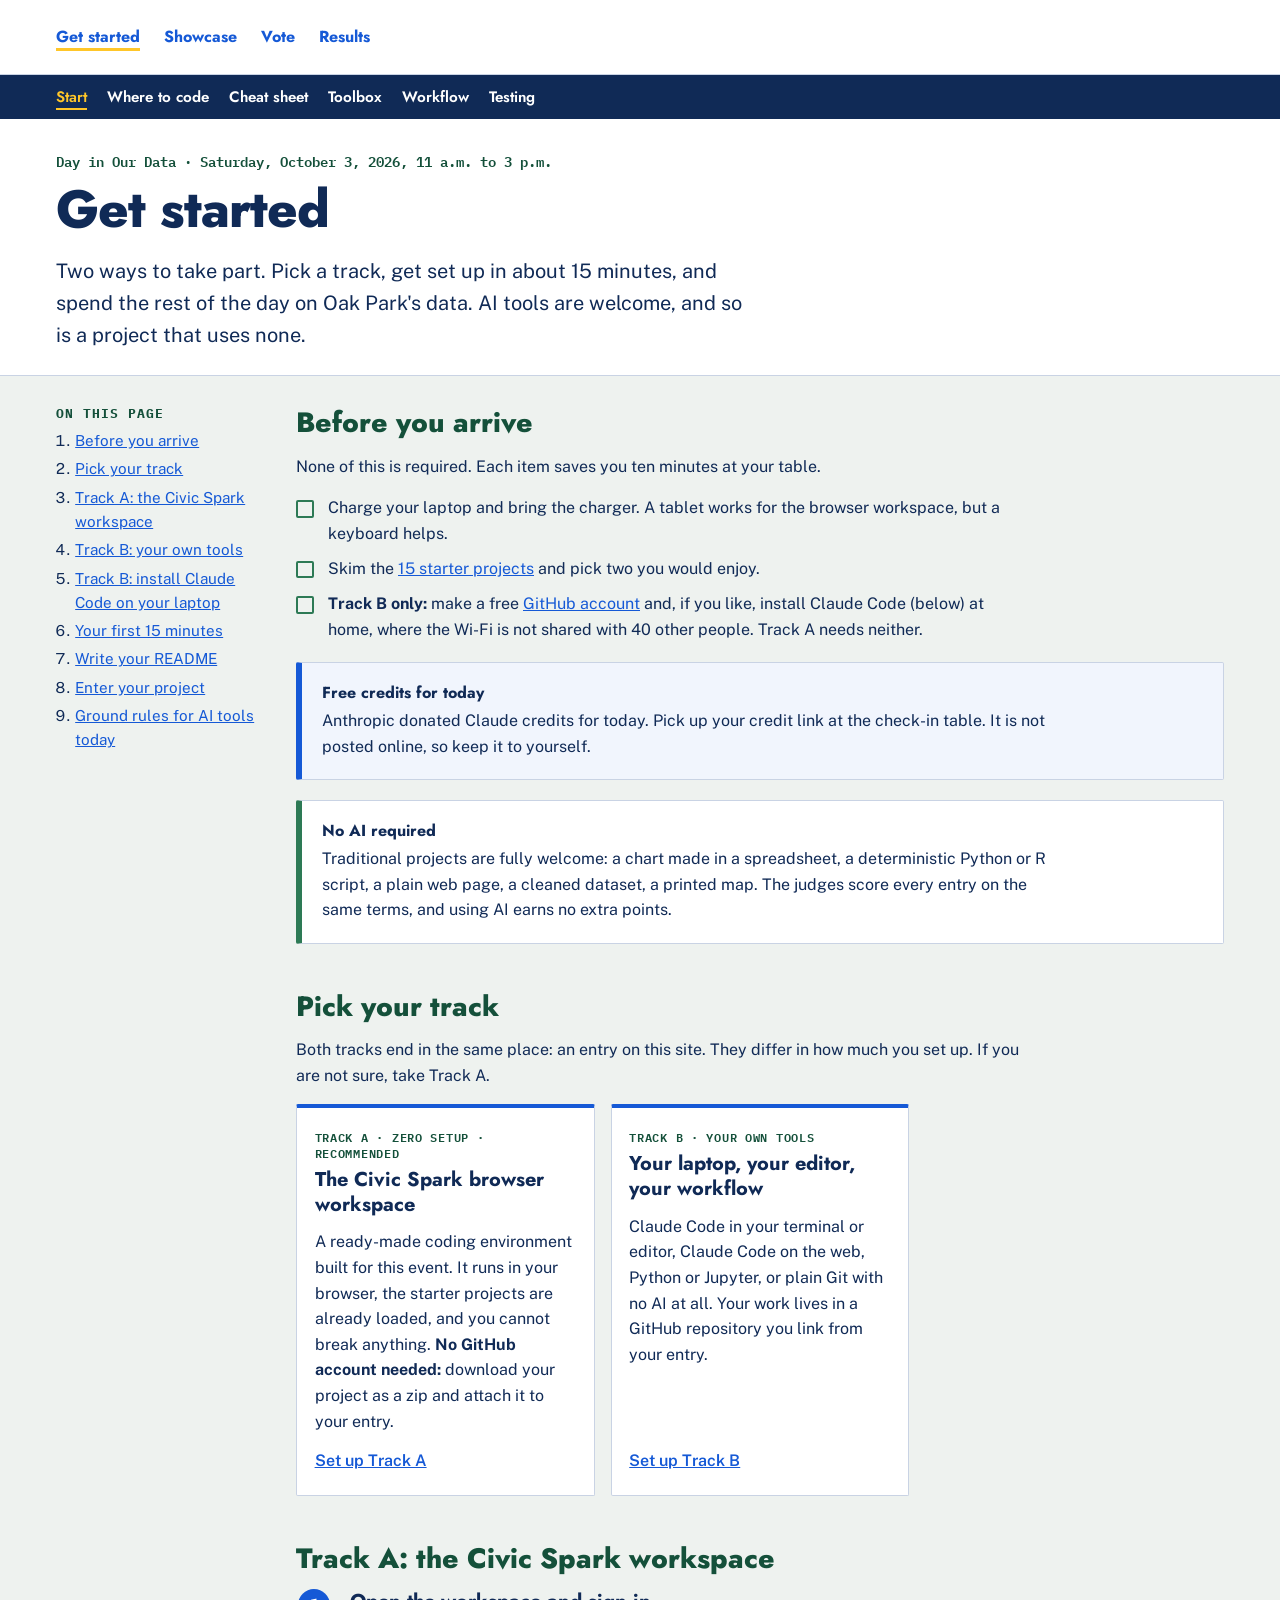
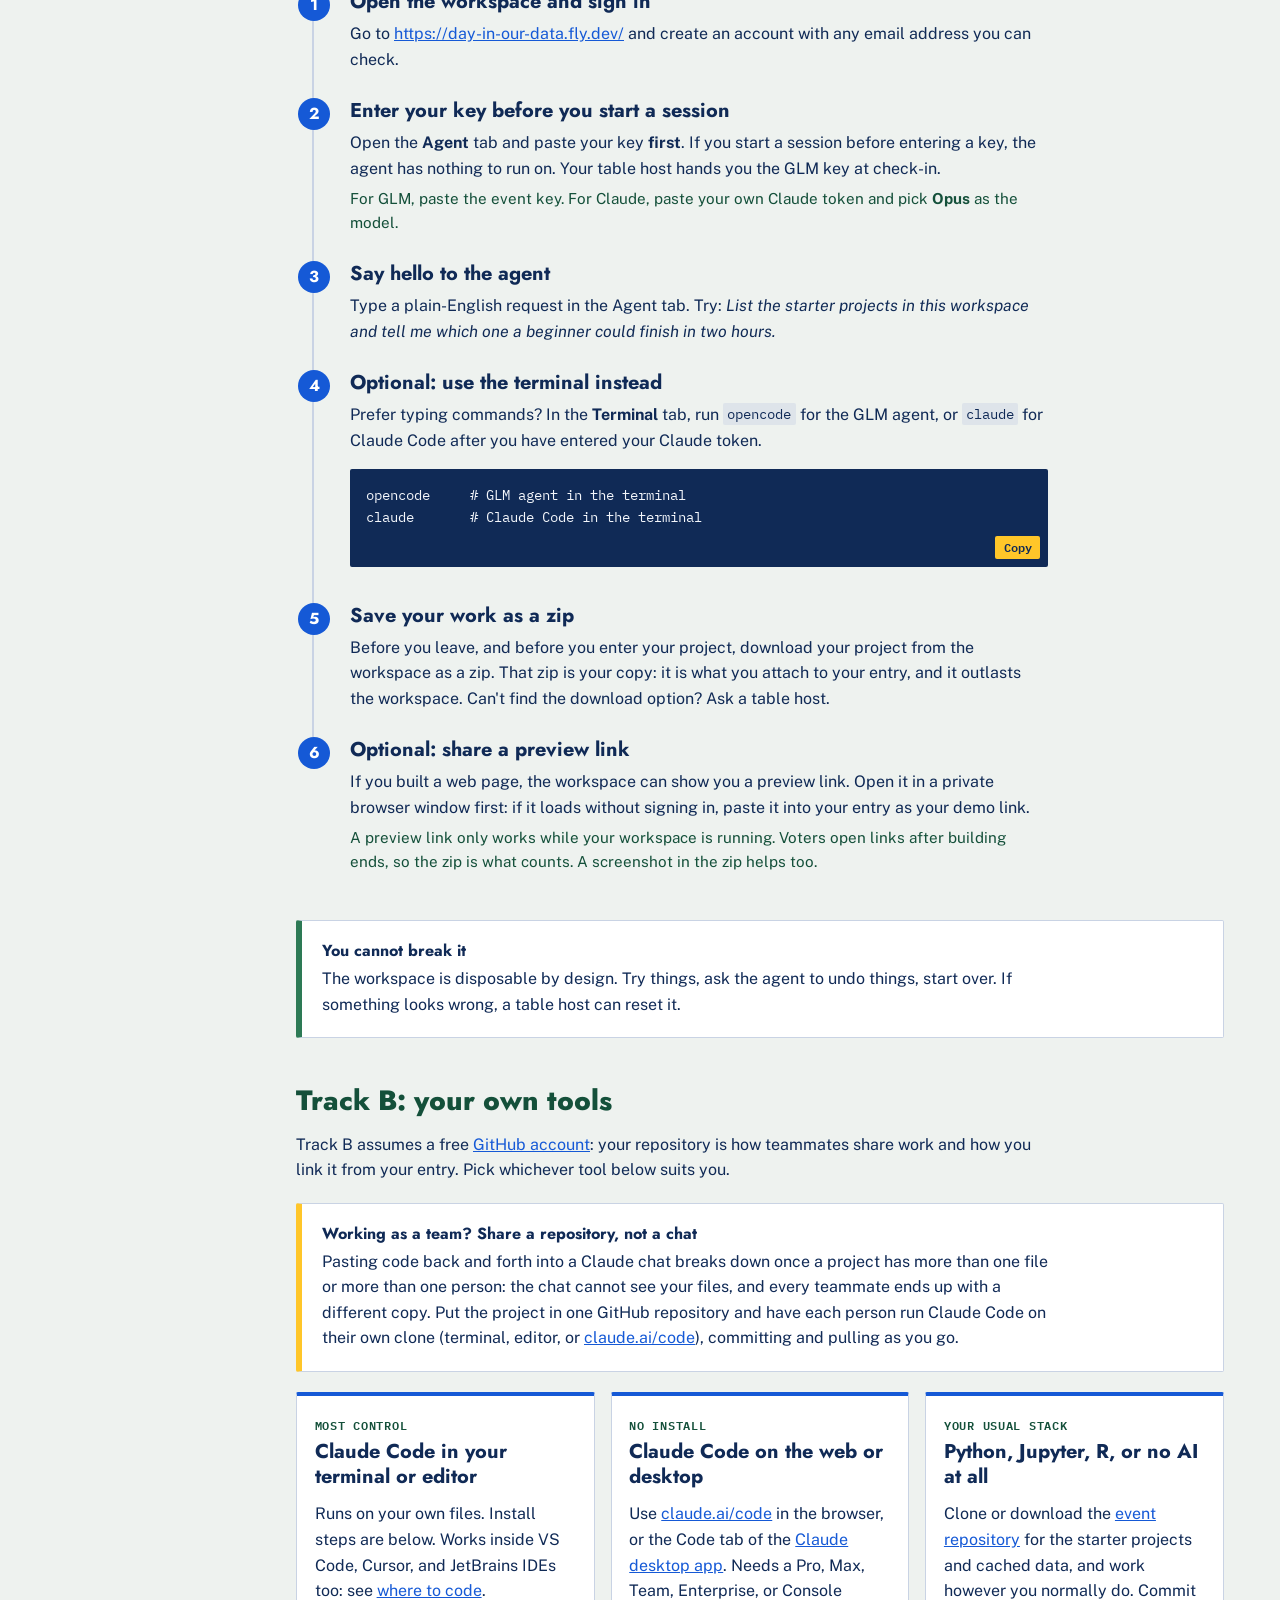
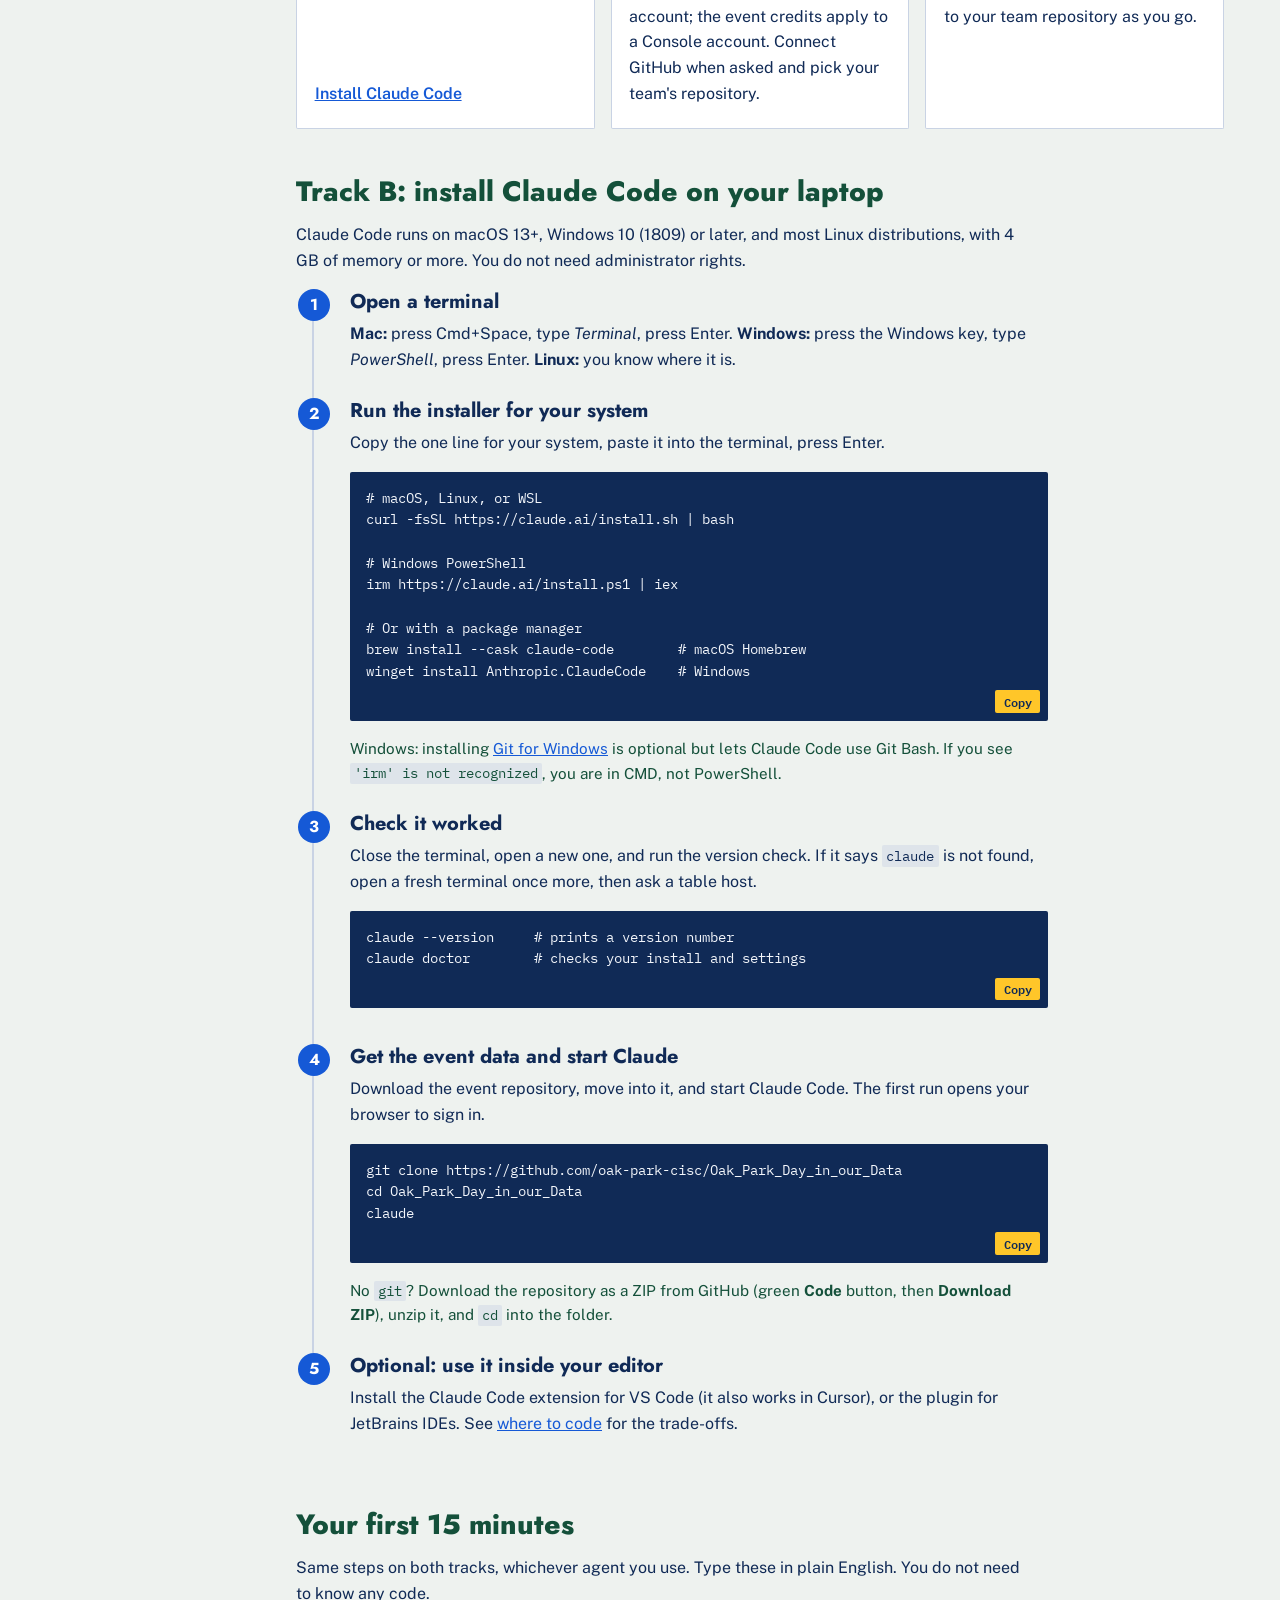
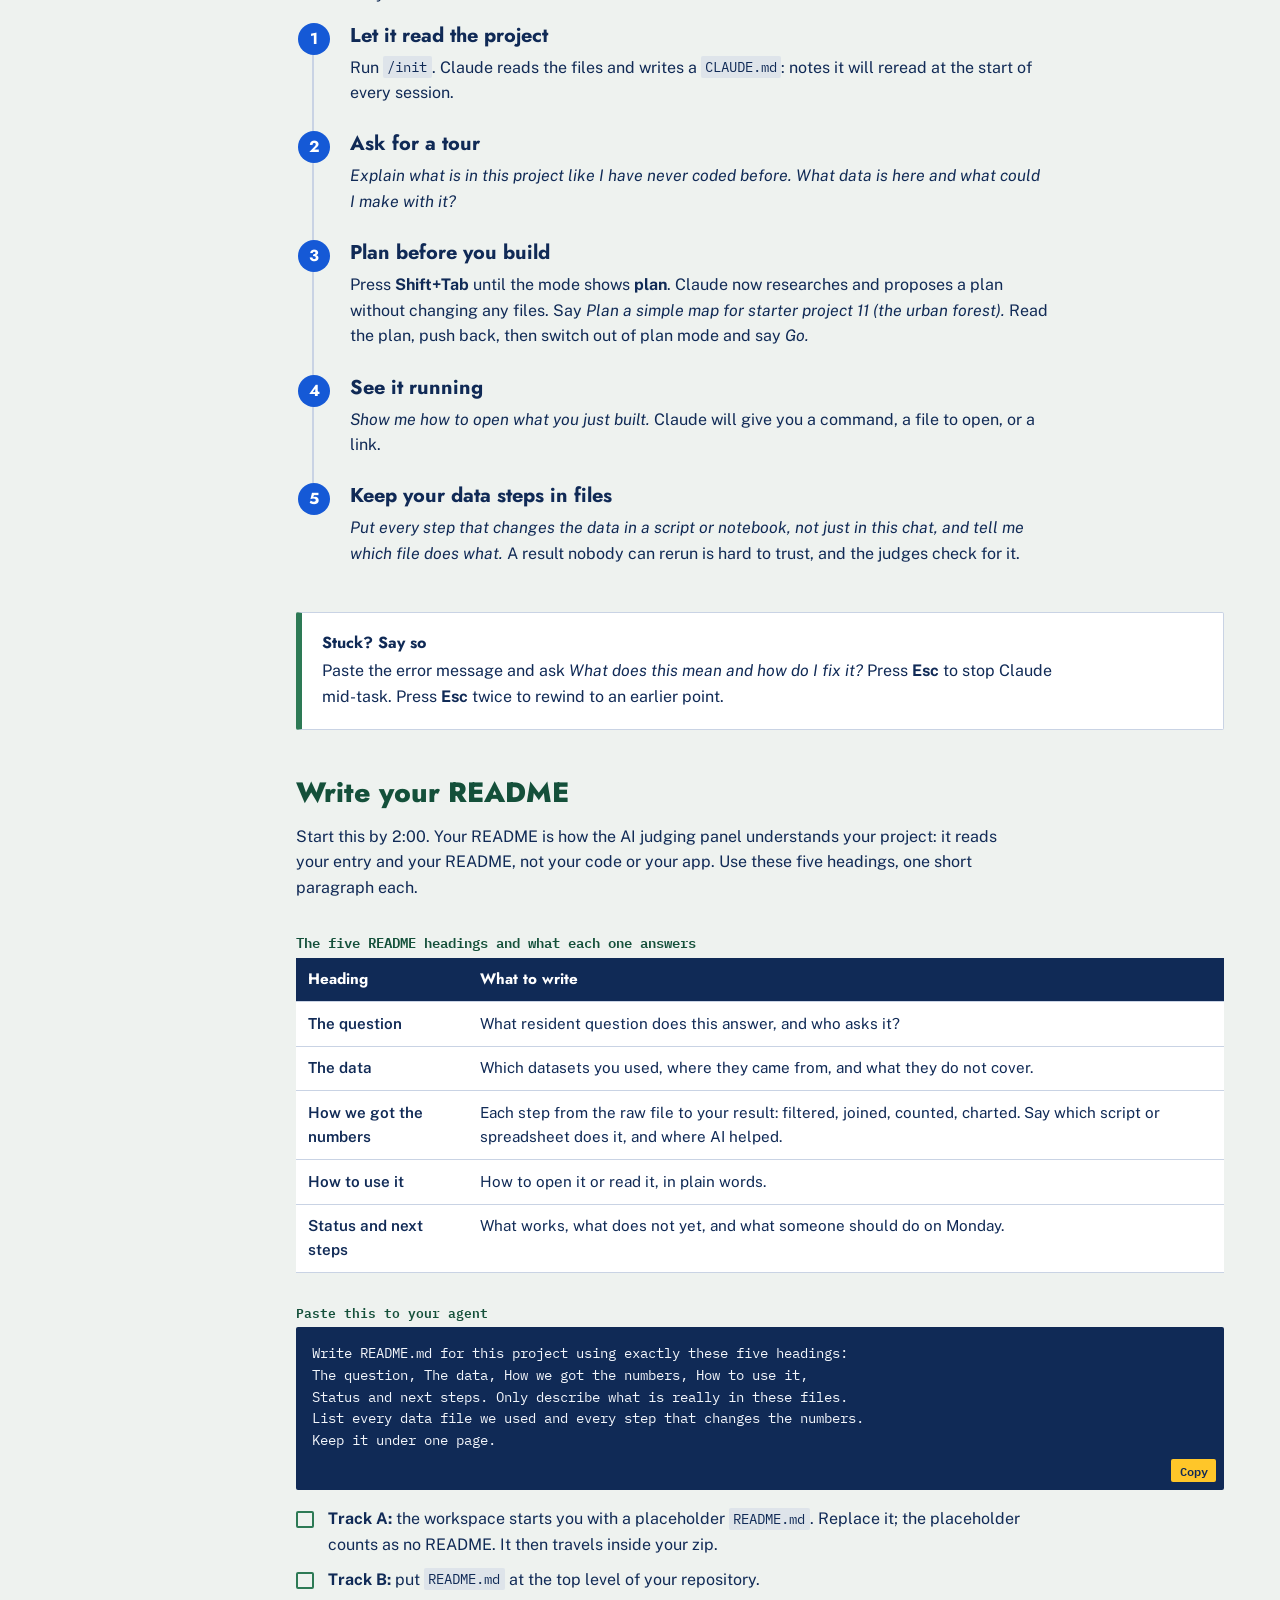
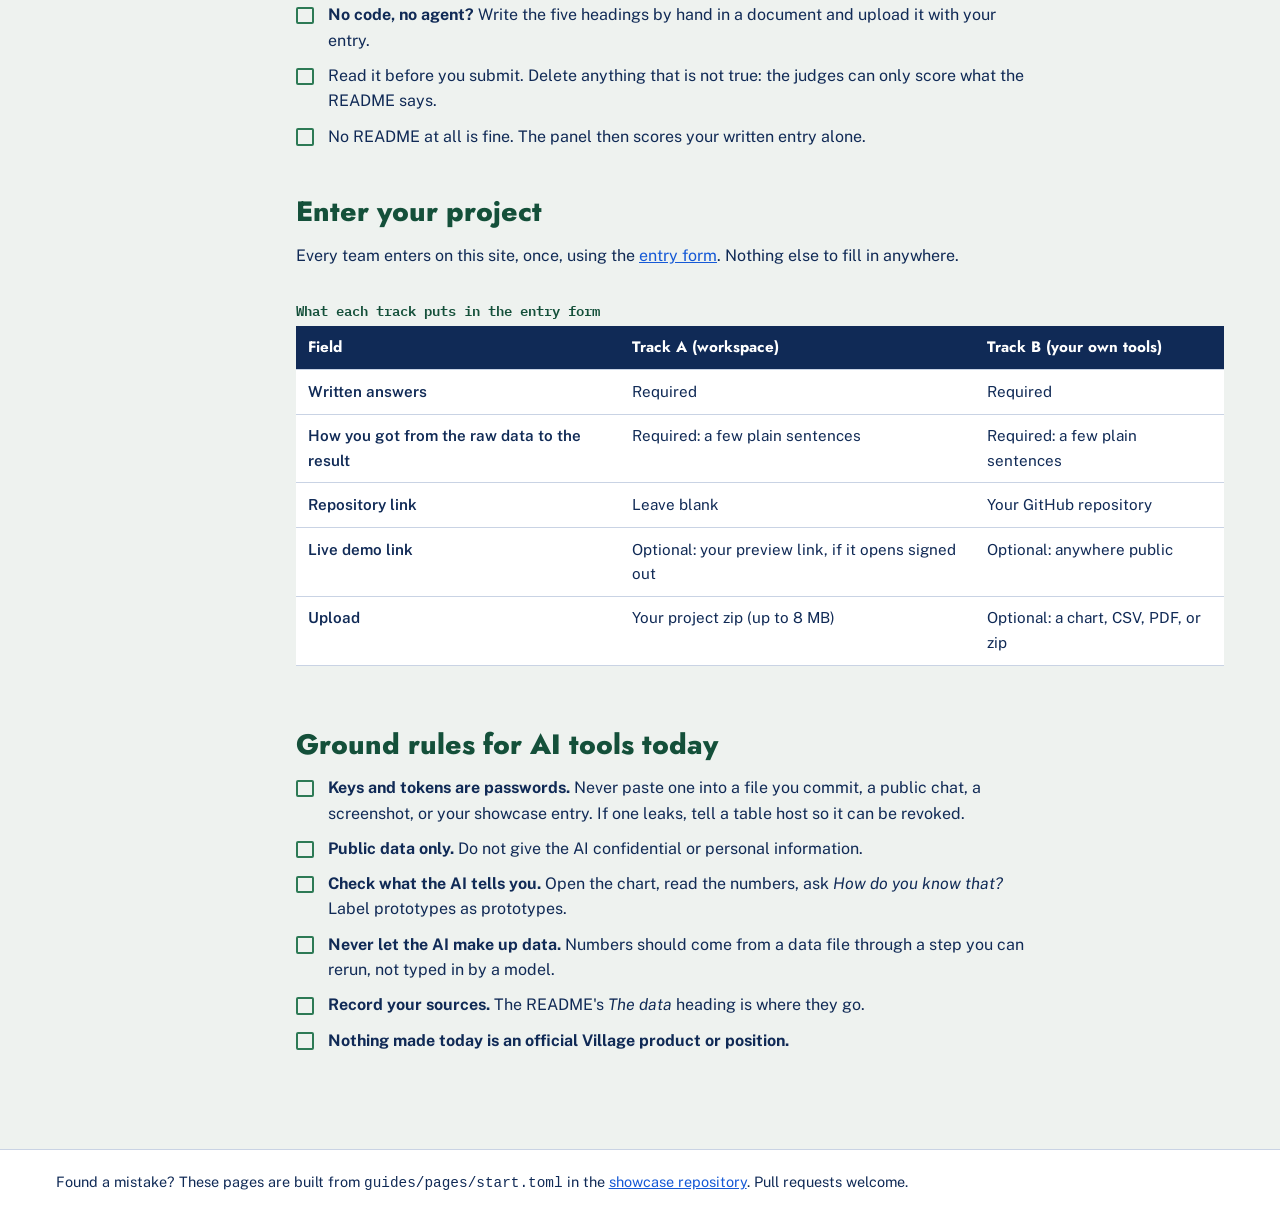
<file: site/start.html>
<!doctype html>
<!-- GENERATED by scripts/build_guides.py from guides/pages/start.toml. Edit the TOML, not this file. -->
<html lang="en">
<head>
  <meta charset="utf-8" />
  <meta name="viewport" content="width=device-width, initial-scale=1" />
  <title>Get started &middot; Day in Our Data</title>
  <meta name="description" content="Start here for Day in Our Data: pick Track A (the Civic Spark browser workspace, zero setup, no GitHub needed) or Track B (your own tools), write your README, and enter your project." />
  <link rel="stylesheet" href="styles/tokens.css" />
  <link rel="stylesheet" href="styles/base.css" />
  <link rel="stylesheet" href="styles/guides.css" />
</head>
<body class="guide">
  <a class="skip-link" href="#main">Skip to content</a>
  <nav class="site-nav" aria-label="Site"><div class="wrap"><ul><li><a href="/start.html" aria-current="page">Get started</a></li><li><a href="/">Showcase</a></li><li><a href="/vote.html">Vote</a></li><li><a href="/results.html">Results</a></li></ul></div></nav><nav class="guide-nav" aria-label="Guides"><div class="wrap"><ul><li><a href="/start.html" aria-current="page">Start</a></li><li><a href="/where-to-code.html">Where to code</a></li><li><a href="/cheatsheet.html">Cheat sheet</a></li><li><a href="/toolbox.html">Toolbox</a></li><li><a href="/workflow.html">Workflow</a></li><li><a href="/testing.html">Testing</a></li></ul></div></nav>
  <header class="guide-hero">
    <div class="wrap">
      <p class="guide-hero__event">Day in Our Data &middot; Saturday, October 3, 2026, 11 a.m. to 3 p.m.</p>
      <h1>Get started</h1>
      <p class="guide-hero__lede">Two ways to take part. Pick a track, get set up in about 15 minutes, and spend the rest of the day on Oak Park&#x27;s data. AI tools are welcome, and so is a project that uses none.</p>
    </div>
  </header>
  <main id="main" class="wrap guide-main">
    <nav class="toc" aria-label="On this page"><p>On this page</p><ol><li><a href="#before">Before you arrive</a></li><li><a href="#tracks">Pick your track</a></li><li><a href="#track-a">Track A: the Civic Spark workspace</a></li><li><a href="#track-b">Track B: your own tools</a></li><li><a href="#install">Track B: install Claude Code on your laptop</a></li><li><a href="#first-15">Your first 15 minutes</a></li><li><a href="#readme">Write your README</a></li><li><a href="#enter">Enter your project</a></li><li><a href="#rules">Ground rules for AI tools today</a></li></ol></nav>
    <div class="guide-body">
      <section id="before" class="guide-section"><h2>Before you arrive</h2><p>None of this is required. Each item saves you ten minutes at your table.</p><ul class="checklist"><li>Charge your laptop and bring the charger. A tablet works for the browser workspace, but a keyboard helps.</li><li>Skim the <a href="https://github.com/oak-park-cisc/Oak_Park_Day_in_our_Data/tree/main/starter-projects" rel="noopener">15 starter projects</a> and pick two you would enjoy.</li><li><strong>Track B only:</strong> make a free <a href="https://github.com/signup" rel="noopener">GitHub account</a> and, if you like, install Claude Code (below) at home, where the Wi-Fi is not shared with 40 other people. Track A needs neither.</li></ul><aside class="callout callout--event"><p class="callout__title">Free credits for today</p><p>Anthropic donated Claude credits for today. Pick up your credit link at the check-in table. It is not posted online, so keep it to yourself.</p></aside><aside class="callout callout--tip"><p class="callout__title">No AI required</p><p>Traditional projects are fully welcome: a chart made in a spreadsheet, a deterministic Python or R script, a plain web page, a cleaned dataset, a printed map. The judges score every entry on the same terms, and using AI earns no extra points.</p></aside></section><section id="tracks" class="guide-section"><h2>Pick your track</h2><p>Both tracks end in the same place: an entry on this site. They differ in how much you set up. If you are not sure, take Track A.</p><div class="cards"><article class="card"><p class="card__tag">Track A · Zero setup · Recommended</p><h3>The Civic Spark browser workspace</h3><p>A ready-made coding environment built for this event. It runs in your browser, the starter projects are already loaded, and you cannot break anything. <strong>No GitHub account needed:</strong> download your project as a zip and attach it to your entry.</p><p class="card__link"><a href="#track-a">Set up Track A</a></p></article><article class="card"><p class="card__tag">Track B · Your own tools</p><h3>Your laptop, your editor, your workflow</h3><p>Claude Code in your terminal or editor, Claude Code on the web, Python or Jupyter, or plain Git with no AI at all. Your work lives in a GitHub repository you link from your entry.</p><p class="card__link"><a href="#track-b">Set up Track B</a></p></article></div></section><section id="track-a" class="guide-section"><h2>Track A: the Civic Spark workspace</h2><ol class="steps"><li><h3>Open the workspace and sign in</h3><p>Go to <a href="https://day-in-our-data.fly.dev/" rel="noopener">https://day-in-our-data.fly.dev/</a> and create an account with any email address you can check.</p></li><li><h3>Enter your key before you start a session</h3><p>Open the <strong>Agent</strong> tab and paste your key <strong>first</strong>. If you start a session before entering a key, the agent has nothing to run on. Your table host hands you the GLM key at check-in.</p><p class="step__note">For GLM, paste the event key. For Claude, paste your own Claude token and pick <strong>Opus</strong> as the model.</p></li><li><h3>Say hello to the agent</h3><p>Type a plain-English request in the Agent tab. Try: <em>List the starter projects in this workspace and tell me which one a beginner could finish in two hours.</em></p></li><li><h3>Optional: use the terminal instead</h3><p>Prefer typing commands? In the <strong>Terminal</strong> tab, run <code>opencode</code> for the GLM agent, or <code>claude</code> for Claude Code after you have entered your Claude token.</p><figure class="code"><pre tabindex="0"><code>opencode     # GLM agent in the terminal
claude       # Claude Code in the terminal</code></pre><button type="button" class="copy" hidden>Copy</button></figure></li><li><h3>Save your work as a zip</h3><p>Before you leave, and before you enter your project, download your project from the workspace as a zip. That zip is your copy: it is what you attach to your entry, and it outlasts the workspace. Can&#x27;t find the download option? Ask a table host.</p></li><li><h3>Optional: share a preview link</h3><p>If you built a web page, the workspace can show you a preview link. Open it in a private browser window first: if it loads without signing in, paste it into your entry as your demo link.</p><p class="step__note">A preview link only works while your workspace is running. Voters open links after building ends, so the zip is what counts. A screenshot in the zip helps too.</p></li></ol><aside class="callout callout--tip"><p class="callout__title">You cannot break it</p><p>The workspace is disposable by design. Try things, ask the agent to undo things, start over. If something looks wrong, a table host can reset it.</p></aside></section><section id="track-b" class="guide-section"><h2>Track B: your own tools</h2><p>Track B assumes a free <a href="https://github.com/signup" rel="noopener">GitHub account</a>: your repository is how teammates share work and how you link it from your entry. Pick whichever tool below suits you.</p><aside class="callout callout--warn"><p class="callout__title">Working as a team? Share a repository, not a chat</p><p>Pasting code back and forth into a Claude chat breaks down once a project has more than one file or more than one person: the chat cannot see your files, and every teammate ends up with a different copy. Put the project in one GitHub repository and have each person run Claude Code on their own clone (terminal, editor, or <a href="https://claude.ai/code" rel="noopener">claude.ai/code</a>), committing and pulling as you go.</p></aside><div class="cards"><article class="card"><p class="card__tag">Most control</p><h3>Claude Code in your terminal or editor</h3><p>Runs on your own files. Install steps are below. Works inside VS Code, Cursor, and JetBrains IDEs too: see <a href="/where-to-code.html">where to code</a>.</p><p class="card__link"><a href="#install">Install Claude Code</a></p></article><article class="card"><p class="card__tag">No install</p><h3>Claude Code on the web or desktop</h3><p>Use <a href="https://claude.ai/code" rel="noopener">claude.ai/code</a> in the browser, or the Code tab of the <a href="https://claude.com/download" rel="noopener">Claude desktop app</a>. Needs a Pro, Max, Team, Enterprise, or Console account; the event credits apply to a Console account. Connect GitHub when asked and pick your team&#x27;s repository.</p></article><article class="card"><p class="card__tag">Your usual stack</p><h3>Python, Jupyter, R, or no AI at all</h3><p>Clone or download the <a href="https://github.com/oak-park-cisc/Oak_Park_Day_in_our_Data" rel="noopener">event repository</a> for the starter projects and cached data, and work however you normally do. Commit to your team repository as you go.</p></article></div></section><section id="install" class="guide-section"><h2>Track B: install Claude Code on your laptop</h2><p>Claude Code runs on macOS 13+, Windows 10 (1809) or later, and most Linux distributions, with 4 GB of memory or more. You do not need administrator rights.</p><ol class="steps"><li><h3>Open a terminal</h3><p><strong>Mac:</strong> press Cmd+Space, type <em>Terminal</em>, press Enter. <strong>Windows:</strong> press the Windows key, type <em>PowerShell</em>, press Enter. <strong>Linux:</strong> you know where it is.</p></li><li><h3>Run the installer for your system</h3><p>Copy the one line for your system, paste it into the terminal, press Enter.</p><figure class="code"><pre tabindex="0"><code># macOS, Linux, or WSL
curl -fsSL https://claude.ai/install.sh | bash

# Windows PowerShell
irm https://claude.ai/install.ps1 | iex

# Or with a package manager
brew install --cask claude-code        # macOS Homebrew
winget install Anthropic.ClaudeCode    # Windows</code></pre><button type="button" class="copy" hidden>Copy</button></figure><p class="step__note">Windows: installing <a href="https://git-scm.com/downloads/win" rel="noopener">Git for Windows</a> is optional but lets Claude Code use Git Bash. If you see <code>&#x27;irm&#x27; is not recognized</code>, you are in CMD, not PowerShell.</p></li><li><h3>Check it worked</h3><p>Close the terminal, open a new one, and run the version check. If it says <code>claude</code> is not found, open a fresh terminal once more, then ask a table host.</p><figure class="code"><pre tabindex="0"><code>claude --version     # prints a version number
claude doctor        # checks your install and settings</code></pre><button type="button" class="copy" hidden>Copy</button></figure></li><li><h3>Get the event data and start Claude</h3><p>Download the event repository, move into it, and start Claude Code. The first run opens your browser to sign in.</p><figure class="code"><pre tabindex="0"><code>git clone https://github.com/oak-park-cisc/Oak_Park_Day_in_our_Data
cd Oak_Park_Day_in_our_Data
claude</code></pre><button type="button" class="copy" hidden>Copy</button></figure><p class="step__note">No <code>git</code>? Download the repository as a ZIP from GitHub (green <strong>Code</strong> button, then <strong>Download ZIP</strong>), unzip it, and <code>cd</code> into the folder.</p></li><li><h3>Optional: use it inside your editor</h3><p>Install the Claude Code extension for VS Code (it also works in Cursor), or the plugin for JetBrains IDEs. See <a href="/where-to-code.html">where to code</a> for the trade-offs.</p></li></ol></section><section id="first-15" class="guide-section"><h2>Your first 15 minutes</h2><p>Same steps on both tracks, whichever agent you use. Type these in plain English. You do not need to know any code.</p><ol class="steps"><li><h3>Let it read the project</h3><p>Run <code>/init</code>. Claude reads the files and writes a <code>CLAUDE.md</code>: notes it will reread at the start of every session.</p></li><li><h3>Ask for a tour</h3><p><em>Explain what is in this project like I have never coded before. What data is here and what could I make with it?</em></p></li><li><h3>Plan before you build</h3><p>Press <strong>Shift+Tab</strong> until the mode shows <strong>plan</strong>. Claude now researches and proposes a plan without changing any files. Say <em>Plan a simple map for starter project 11 (the urban forest).</em> Read the plan, push back, then switch out of plan mode and say <em>Go.</em></p></li><li><h3>See it running</h3><p><em>Show me how to open what you just built.</em> Claude will give you a command, a file to open, or a link.</p></li><li><h3>Keep your data steps in files</h3><p><em>Put every step that changes the data in a script or notebook, not just in this chat, and tell me which file does what.</em> A result nobody can rerun is hard to trust, and the judges check for it.</p></li></ol><aside class="callout callout--tip"><p class="callout__title">Stuck? Say so</p><p>Paste the error message and ask <em>What does this mean and how do I fix it?</em> Press <strong>Esc</strong> to stop Claude mid-task. Press <strong>Esc</strong> twice to rewind to an earlier point.</p></aside></section><section id="readme" class="guide-section"><h2>Write your README</h2><p>Start this by 2:00. Your README is how the AI judging panel understands your project: it reads your entry and your README, not your code or your app. Use these five headings, one short paragraph each.</p><div class="scroll-x" tabindex="0" role="region" aria-label="The five README headings and what each one answers"><table class="guide-table"><caption>The five README headings and what each one answers</caption><thead><tr><th scope="col">Heading</th><th scope="col">What to write</th></tr></thead><tbody><tr><th scope="row">The question</th><td>What resident question does this answer, and who asks it?</td></tr><tr><th scope="row">The data</th><td>Which datasets you used, where they came from, and what they do not cover.</td></tr><tr><th scope="row">How we got the numbers</th><td>Each step from the raw file to your result: filtered, joined, counted, charted. Say which script or spreadsheet does it, and where AI helped.</td></tr><tr><th scope="row">How to use it</th><td>How to open it or read it, in plain words.</td></tr><tr><th scope="row">Status and next steps</th><td>What works, what does not yet, and what someone should do on Monday.</td></tr></tbody></table></div><figure class="code"><figcaption>Paste this to your agent</figcaption><pre tabindex="0"><code>Write README.md for this project using exactly these five headings:
The question, The data, How we got the numbers, How to use it,
Status and next steps. Only describe what is really in these files.
List every data file we used and every step that changes the numbers.
Keep it under one page.</code></pre><button type="button" class="copy" hidden>Copy</button></figure><ul class="checklist"><li><strong>Track A:</strong> the workspace starts you with a placeholder <code>README.md</code>. Replace it; the placeholder counts as no README. It then travels inside your zip.</li><li><strong>Track B:</strong> put <code>README.md</code> at the top level of your repository.</li><li><strong>No code, no agent?</strong> Write the five headings by hand in a document and upload it with your entry.</li><li>Read it before you submit. Delete anything that is not true: the judges can only score what the README says.</li><li>No README at all is fine. The panel then scores your written entry alone.</li></ul></section><section id="enter" class="guide-section"><h2>Enter your project</h2><p>Every team enters on this site, once, using the <a href="/#submit">entry form</a>. Nothing else to fill in anywhere.</p><div class="scroll-x" tabindex="0" role="region" aria-label="What each track puts in the entry form"><table class="guide-table"><caption>What each track puts in the entry form</caption><thead><tr><th scope="col">Field</th><th scope="col">Track A (workspace)</th><th scope="col">Track B (your own tools)</th></tr></thead><tbody><tr><th scope="row">Written answers</th><td>Required</td><td>Required</td></tr><tr><th scope="row">How you got from the raw data to the result</th><td>Required: a few plain sentences</td><td>Required: a few plain sentences</td></tr><tr><th scope="row">Repository link</th><td>Leave blank</td><td>Your GitHub repository</td></tr><tr><th scope="row">Live demo link</th><td>Optional: your preview link, if it opens signed out</td><td>Optional: anywhere public</td></tr><tr><th scope="row">Upload</th><td>Your project zip (up to 8 MB)</td><td>Optional: a chart, CSV, PDF, or zip</td></tr></tbody></table></div></section><section id="rules" class="guide-section"><h2>Ground rules for AI tools today</h2><ul class="checklist"><li><strong>Keys and tokens are passwords.</strong> Never paste one into a file you commit, a public chat, a screenshot, or your showcase entry. If one leaks, tell a table host so it can be revoked.</li><li><strong>Public data only.</strong> Do not give the AI confidential or personal information.</li><li><strong>Check what the AI tells you.</strong> Open the chart, read the numbers, ask <em>How do you know that?</em> Label prototypes as prototypes.</li><li><strong>Never let the AI make up data.</strong> Numbers should come from a data file through a step you can rerun, not typed in by a model.</li><li><strong>Record your sources.</strong> The README&#x27;s <em>The data</em> heading is where they go.</li><li><strong>Nothing made today is an official Village product or position.</strong></li></ul></section>
    </div>
  </main>
  <footer class="guide-footer">
    <div class="wrap">
      <p>Found a mistake? These pages are built from <code>guides/pages/start.toml</code> in the
      <a href="https://github.com/oak-park-cisc/day-in-our-data-showcase" rel="noopener">showcase repository</a>. Pull requests welcome.</p>
    </div>
  </footer>
  <script src="scripts/copy.js"></script>
</body>
</html>
</file>
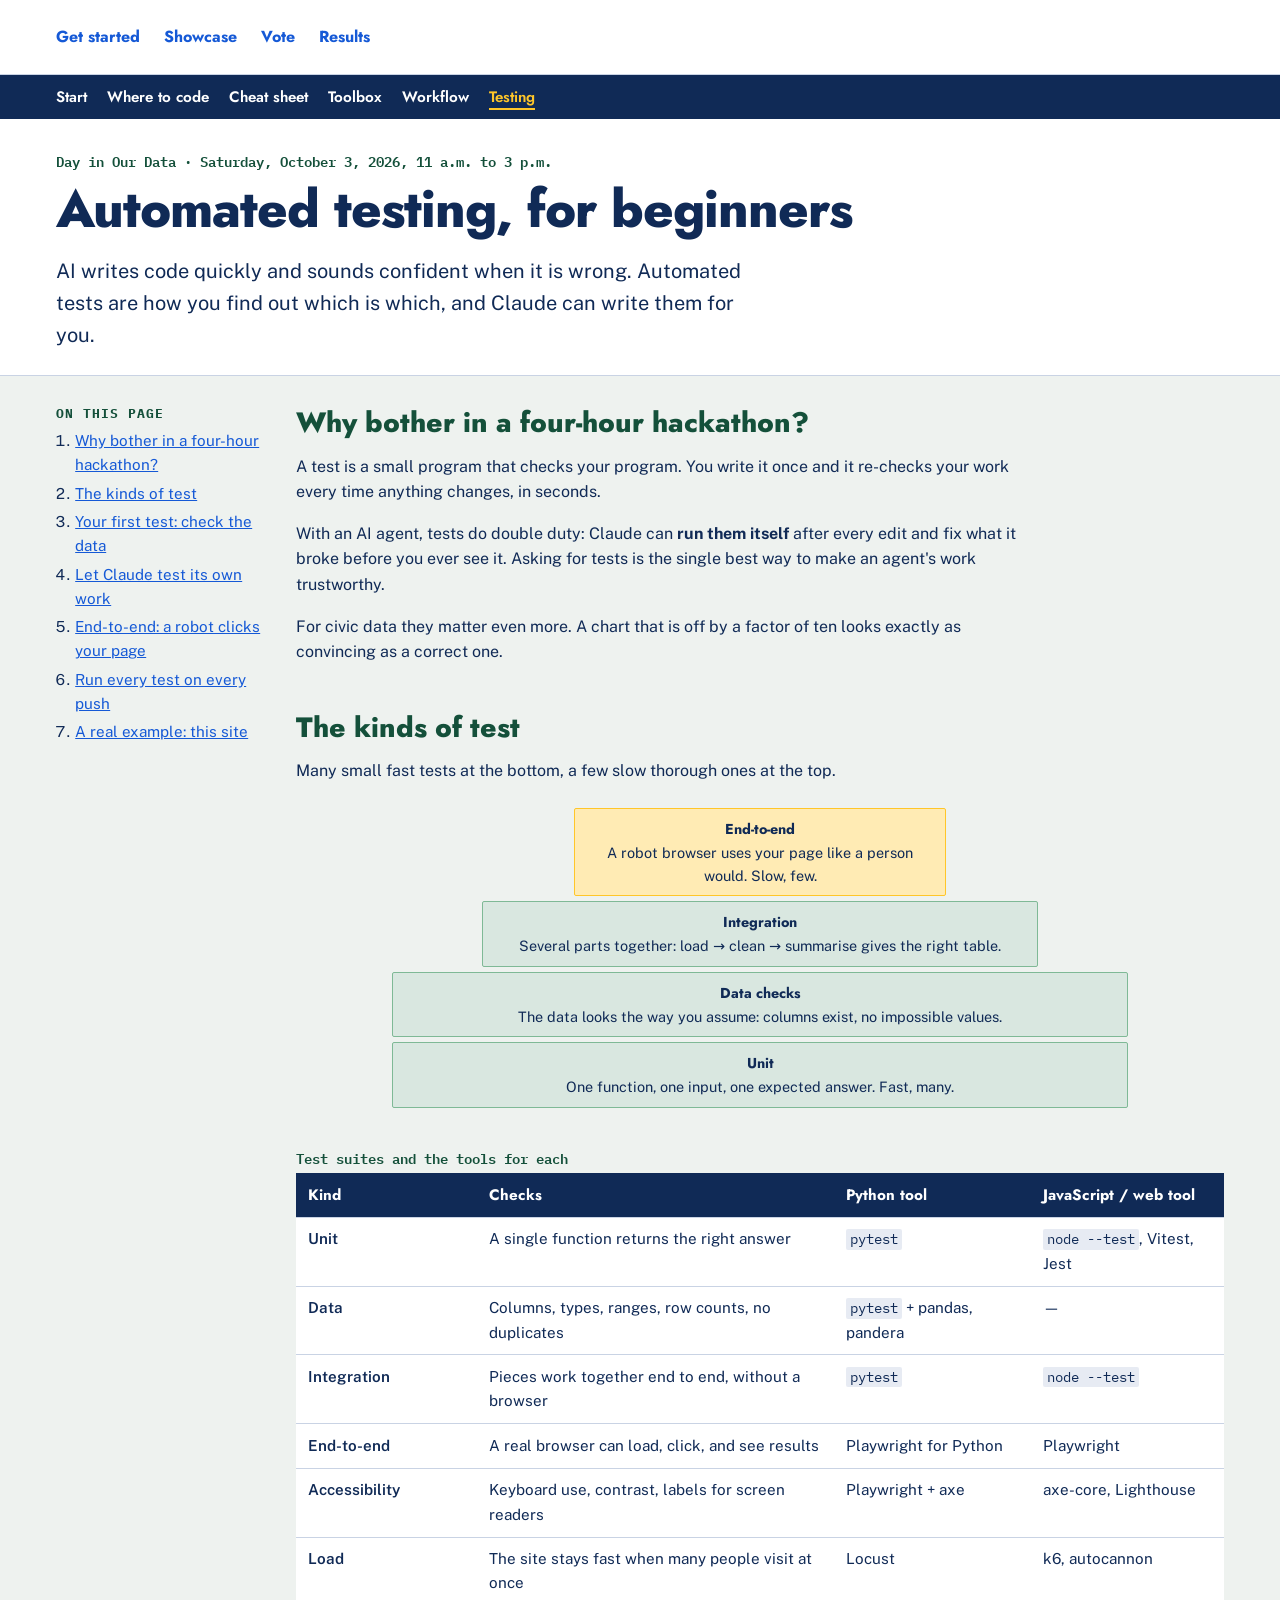
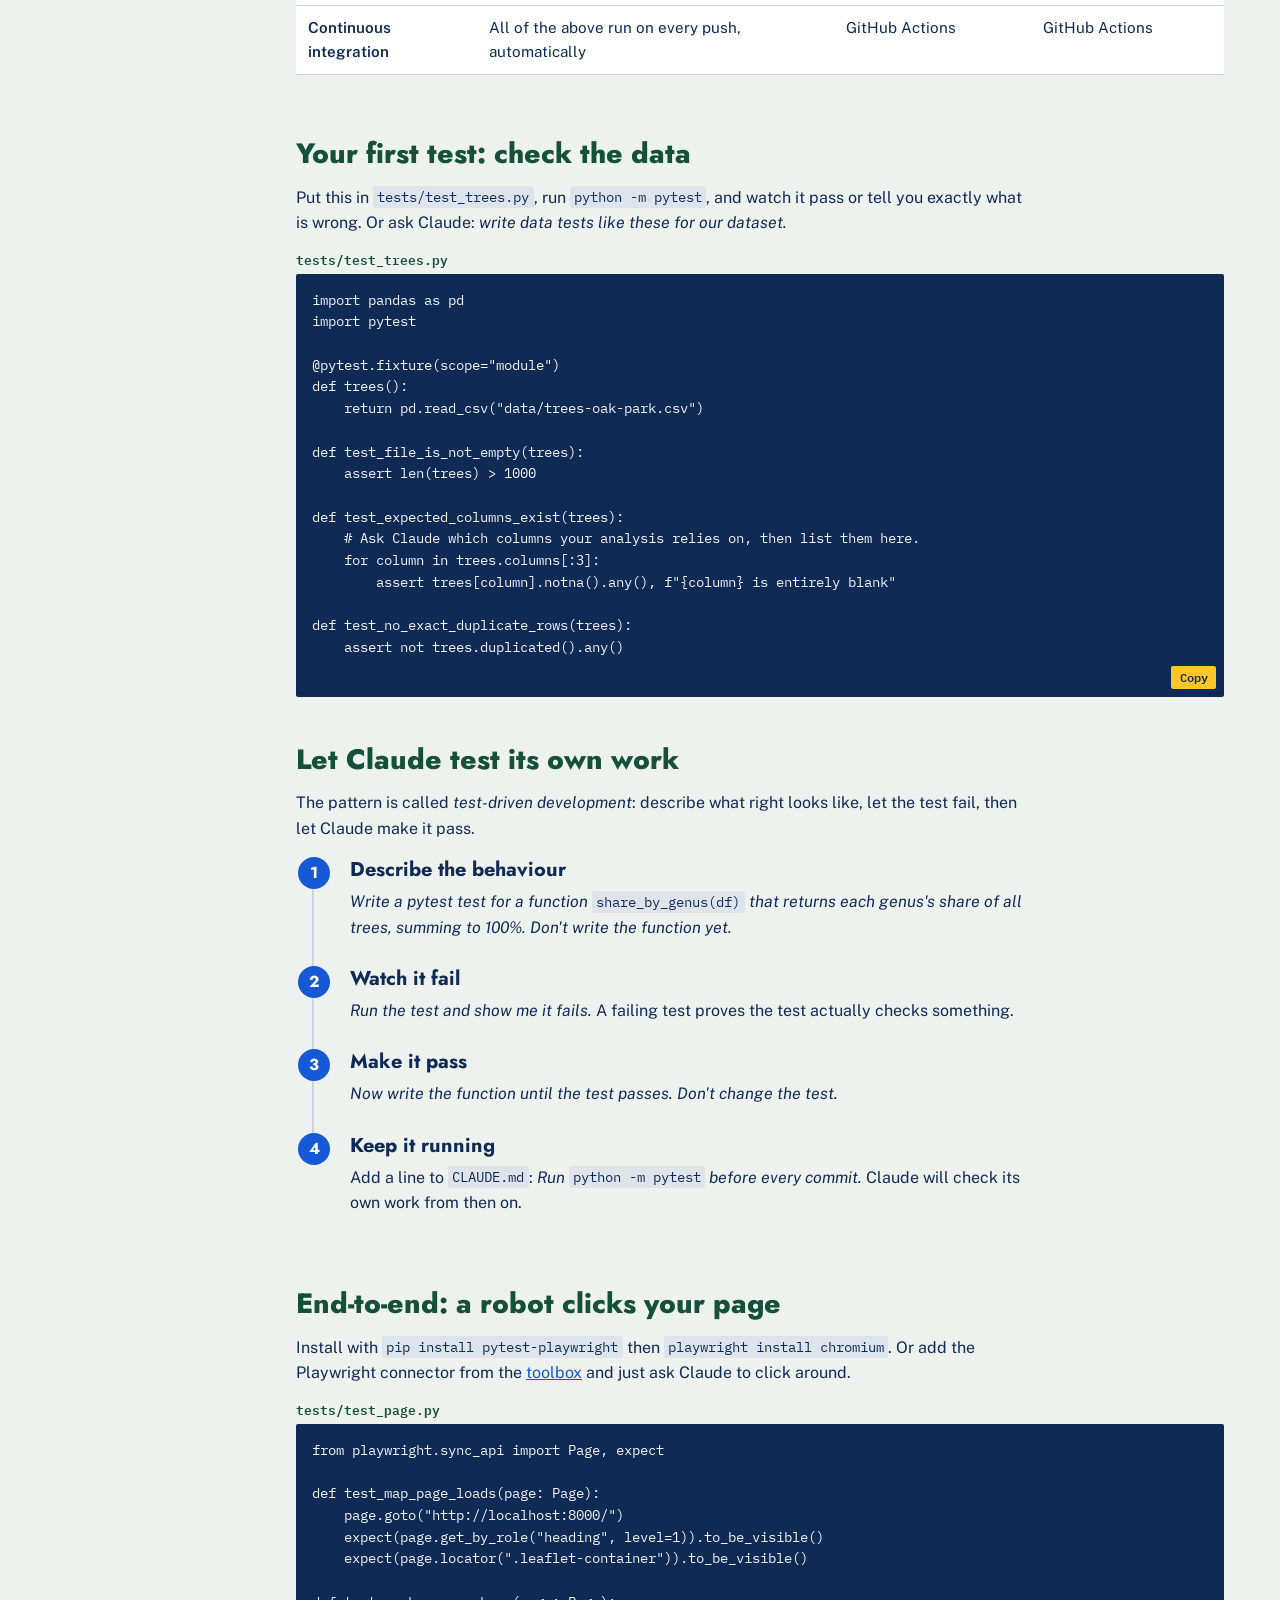
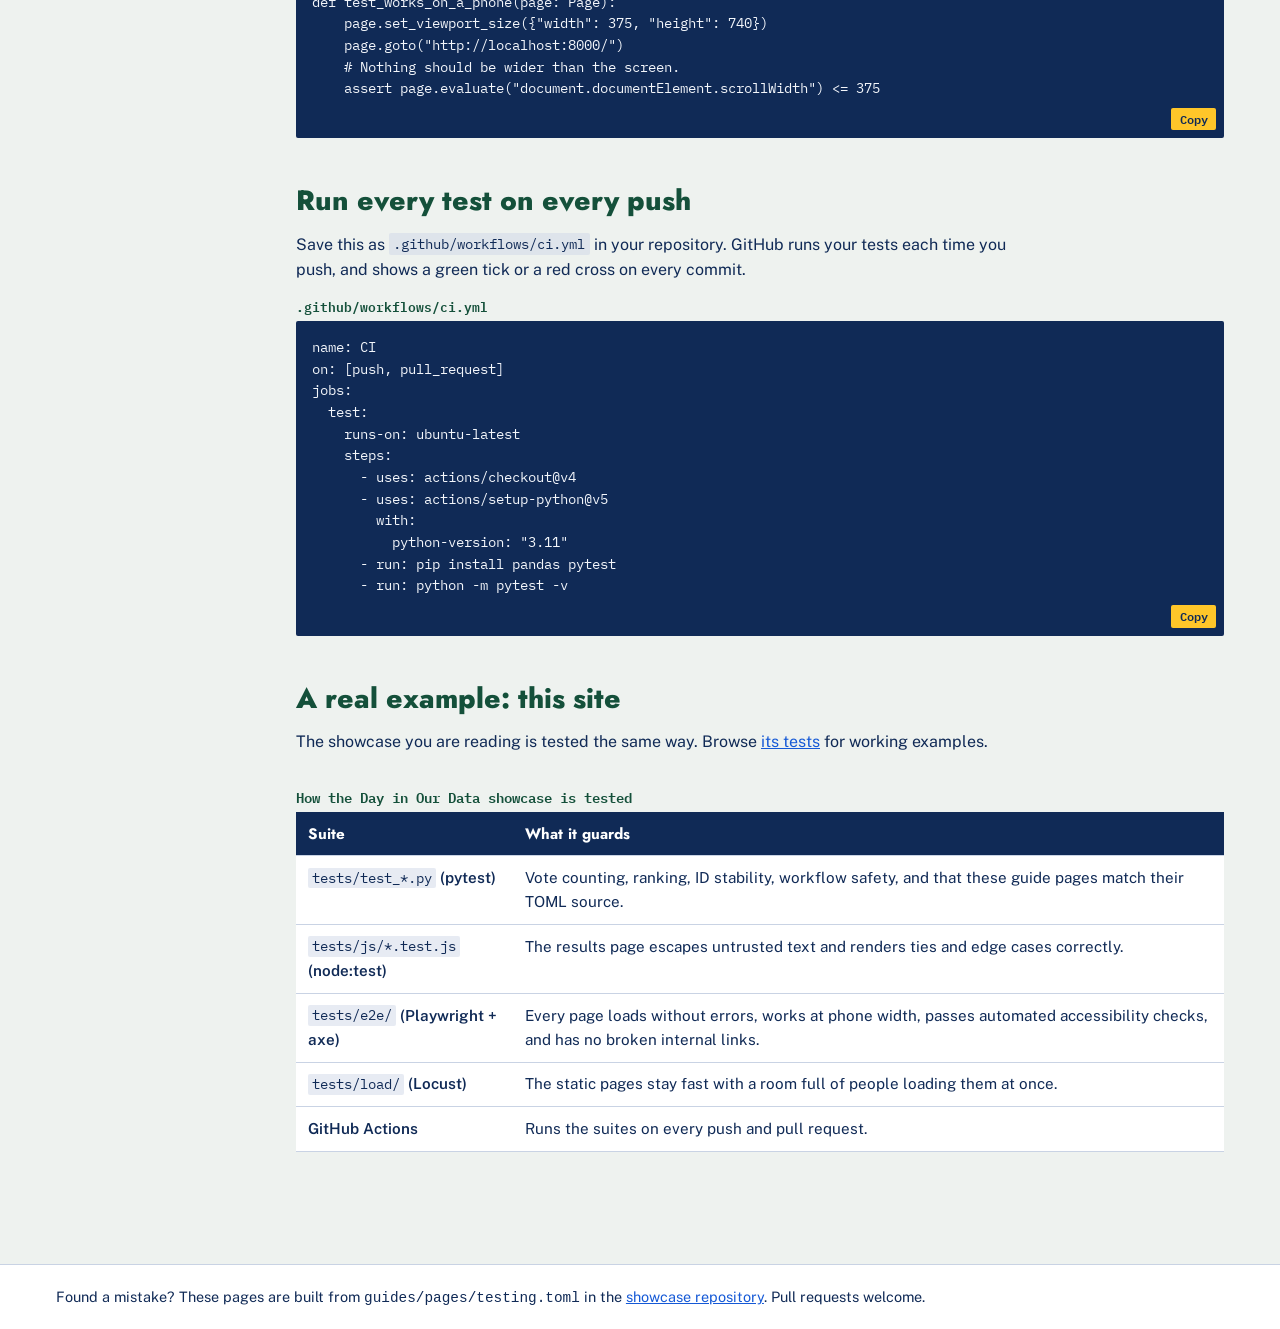
<file: site/testing.html>
<!doctype html>
<!-- GENERATED by scripts/build_guides.py from guides/pages/testing.toml. Edit the TOML, not this file. -->
<html lang="en">
<head>
  <meta charset="utf-8" />
  <meta name="viewport" content="width=device-width, initial-scale=1" />
  <title>Automated testing, for beginners &middot; Day in Our Data</title>
  <meta name="description" content="An introduction to automated test suites for AI-assisted prototypes: unit, data, end-to-end, accessibility, and load tests, with pytest, Playwright, and GitHub Actions." />
  <link rel="stylesheet" href="styles/tokens.css" />
  <link rel="stylesheet" href="styles/base.css" />
  <link rel="stylesheet" href="styles/guides.css" />
</head>
<body class="guide">
  <a class="skip-link" href="#main">Skip to content</a>
  <nav class="site-nav" aria-label="Site"><div class="wrap"><ul><li><a href="/start.html">Get started</a></li><li><a href="/">Showcase</a></li><li><a href="/vote.html">Vote</a></li><li><a href="/results.html">Results</a></li></ul></div></nav><nav class="guide-nav" aria-label="Guides"><div class="wrap"><ul><li><a href="/start.html">Start</a></li><li><a href="/where-to-code.html">Where to code</a></li><li><a href="/cheatsheet.html">Cheat sheet</a></li><li><a href="/toolbox.html">Toolbox</a></li><li><a href="/workflow.html">Workflow</a></li><li><a href="/testing.html" aria-current="page">Testing</a></li></ul></div></nav>
  <header class="guide-hero">
    <div class="wrap">
      <p class="guide-hero__event">Day in Our Data &middot; Saturday, October 3, 2026, 11 a.m. to 3 p.m.</p>
      <h1>Automated testing, for beginners</h1>
      <p class="guide-hero__lede">AI writes code quickly and sounds confident when it is wrong. Automated tests are how you find out which is which, and Claude can write them for you.</p>
    </div>
  </header>
  <main id="main" class="wrap guide-main">
    <nav class="toc" aria-label="On this page"><p>On this page</p><ol><li><a href="#why">Why bother in a four-hour hackathon?</a></li><li><a href="#pyramid">The kinds of test</a></li><li><a href="#data-test">Your first test: check the data</a></li><li><a href="#tdd">Let Claude test its own work</a></li><li><a href="#e2e">End-to-end: a robot clicks your page</a></li><li><a href="#ci">Run every test on every push</a></li><li><a href="#this-site">A real example: this site</a></li></ol></nav>
    <div class="guide-body">
      <section id="why" class="guide-section"><h2>Why bother in a four-hour hackathon?</h2><p>A test is a small program that checks your program. You write it once and it re-checks your work every time anything changes, in seconds.</p><p>With an AI agent, tests do double duty: Claude can <strong>run them itself</strong> after every edit and fix what it broke before you ever see it. Asking for tests is the single best way to make an agent&#x27;s work trustworthy.</p><p>For civic data they matter even more. A chart that is off by a factor of ten looks exactly as convincing as a correct one.</p></section><section id="pyramid" class="guide-section"><h2>The kinds of test</h2><p>Many small fast tests at the bottom, a few slow thorough ones at the top.</p><figure class="pyramid"><ol><li style="--w:40%"><strong>End-to-end</strong><span>A robot browser uses your page like a person would. Slow, few.</span></li><li style="--w:60%"><strong>Integration</strong><span>Several parts together: load → clean → summarise gives the right table.</span></li><li style="--w:80%"><strong>Data checks</strong><span>The data looks the way you assume: columns exist, no impossible values.</span></li><li style="--w:100%"><strong>Unit</strong><span>One function, one input, one expected answer. Fast, many.</span></li></ol></figure><div class="scroll-x" tabindex="0" role="region" aria-label="Test suites and the tools for each"><table class="guide-table"><caption>Test suites and the tools for each</caption><thead><tr><th scope="col">Kind</th><th scope="col">Checks</th><th scope="col">Python tool</th><th scope="col">JavaScript / web tool</th></tr></thead><tbody><tr><th scope="row">Unit</th><td>A single function returns the right answer</td><td><code>pytest</code></td><td><code>node --test</code>, Vitest, Jest</td></tr><tr><th scope="row">Data</th><td>Columns, types, ranges, row counts, no duplicates</td><td><code>pytest</code> + pandas, pandera</td><td>—</td></tr><tr><th scope="row">Integration</th><td>Pieces work together end to end, without a browser</td><td><code>pytest</code></td><td><code>node --test</code></td></tr><tr><th scope="row">End-to-end</th><td>A real browser can load, click, and see results</td><td>Playwright for Python</td><td>Playwright</td></tr><tr><th scope="row">Accessibility</th><td>Keyboard use, contrast, labels for screen readers</td><td>Playwright + axe</td><td>axe-core, Lighthouse</td></tr><tr><th scope="row">Load</th><td>The site stays fast when many people visit at once</td><td>Locust</td><td>k6, autocannon</td></tr><tr><th scope="row">Continuous integration</th><td>All of the above run on every push, automatically</td><td>GitHub Actions</td><td>GitHub Actions</td></tr></tbody></table></div></section><section id="data-test" class="guide-section"><h2>Your first test: check the data</h2><p>Put this in <code>tests/test_trees.py</code>, run <code>python -m pytest</code>, and watch it pass or tell you exactly what is wrong. Or ask Claude: <em>write data tests like these for our dataset.</em></p><figure class="code"><figcaption>tests/test_trees.py</figcaption><pre tabindex="0"><code>import pandas as pd
import pytest

@pytest.fixture(scope=&quot;module&quot;)
def trees():
    return pd.read_csv(&quot;data/trees-oak-park.csv&quot;)

def test_file_is_not_empty(trees):
    assert len(trees) &gt; 1000

def test_expected_columns_exist(trees):
    # Ask Claude which columns your analysis relies on, then list them here.
    for column in trees.columns[:3]:
        assert trees[column].notna().any(), f&quot;{column} is entirely blank&quot;

def test_no_exact_duplicate_rows(trees):
    assert not trees.duplicated().any()</code></pre><button type="button" class="copy" hidden>Copy</button></figure></section><section id="tdd" class="guide-section"><h2>Let Claude test its own work</h2><p>The pattern is called <em>test-driven development</em>: describe what right looks like, let the test fail, then let Claude make it pass.</p><ol class="steps"><li><h3>Describe the behaviour</h3><p><em>Write a pytest test for a function <code>share_by_genus(df)</code> that returns each genus&#x27;s share of all trees, summing to 100%. Don&#x27;t write the function yet.</em></p></li><li><h3>Watch it fail</h3><p><em>Run the test and show me it fails.</em> A failing test proves the test actually checks something.</p></li><li><h3>Make it pass</h3><p><em>Now write the function until the test passes. Don&#x27;t change the test.</em></p></li><li><h3>Keep it running</h3><p>Add a line to <code>CLAUDE.md</code>: <em>Run <code>python -m pytest</code> before every commit.</em> Claude will check its own work from then on.</p></li></ol></section><section id="e2e" class="guide-section"><h2>End-to-end: a robot clicks your page</h2><p>Install with <code>pip install pytest-playwright</code> then <code>playwright install chromium</code>. Or add the Playwright connector from the <a href="/toolbox.html#connectors">toolbox</a> and just ask Claude to click around.</p><figure class="code"><figcaption>tests/test_page.py</figcaption><pre tabindex="0"><code>from playwright.sync_api import Page, expect

def test_map_page_loads(page: Page):
    page.goto(&quot;http://localhost:8000/&quot;)
    expect(page.get_by_role(&quot;heading&quot;, level=1)).to_be_visible()
    expect(page.locator(&quot;.leaflet-container&quot;)).to_be_visible()

def test_works_on_a_phone(page: Page):
    page.set_viewport_size({&quot;width&quot;: 375, &quot;height&quot;: 740})
    page.goto(&quot;http://localhost:8000/&quot;)
    # Nothing should be wider than the screen.
    assert page.evaluate(&quot;document.documentElement.scrollWidth&quot;) &lt;= 375</code></pre><button type="button" class="copy" hidden>Copy</button></figure></section><section id="ci" class="guide-section"><h2>Run every test on every push</h2><p>Save this as <code>.github/workflows/ci.yml</code> in your repository. GitHub runs your tests each time you push, and shows a green tick or a red cross on every commit.</p><figure class="code"><figcaption>.github/workflows/ci.yml</figcaption><pre tabindex="0"><code>name: CI
on: [push, pull_request]
jobs:
  test:
    runs-on: ubuntu-latest
    steps:
      - uses: actions/checkout@v4
      - uses: actions/setup-python@v5
        with:
          python-version: &quot;3.11&quot;
      - run: pip install pandas pytest
      - run: python -m pytest -v</code></pre><button type="button" class="copy" hidden>Copy</button></figure></section><section id="this-site" class="guide-section"><h2>A real example: this site</h2><p>The showcase you are reading is tested the same way. Browse <a href="https://github.com/oak-park-cisc/day-in-our-data-showcase/tree/main/tests" rel="noopener">its tests</a> for working examples.</p><div class="scroll-x" tabindex="0" role="region" aria-label="How the Day in Our Data showcase is tested"><table class="guide-table"><caption>How the Day in Our Data showcase is tested</caption><thead><tr><th scope="col">Suite</th><th scope="col">What it guards</th></tr></thead><tbody><tr><th scope="row"><code>tests/test_*.py</code> (pytest)</th><td>Vote counting, ranking, ID stability, workflow safety, and that these guide pages match their TOML source.</td></tr><tr><th scope="row"><code>tests/js/*.test.js</code> (node:test)</th><td>The results page escapes untrusted text and renders ties and edge cases correctly.</td></tr><tr><th scope="row"><code>tests/e2e/</code> (Playwright + axe)</th><td>Every page loads without errors, works at phone width, passes automated accessibility checks, and has no broken internal links.</td></tr><tr><th scope="row"><code>tests/load/</code> (Locust)</th><td>The static pages stay fast with a room full of people loading them at once.</td></tr><tr><th scope="row">GitHub Actions</th><td>Runs the suites on every push and pull request.</td></tr></tbody></table></div></section>
    </div>
  </main>
  <footer class="guide-footer">
    <div class="wrap">
      <p>Found a mistake? These pages are built from <code>guides/pages/testing.toml</code> in the
      <a href="https://github.com/oak-park-cisc/day-in-our-data-showcase" rel="noopener">showcase repository</a>. Pull requests welcome.</p>
    </div>
  </footer>
  <script src="scripts/copy.js"></script>
</body>
</html>
</file>
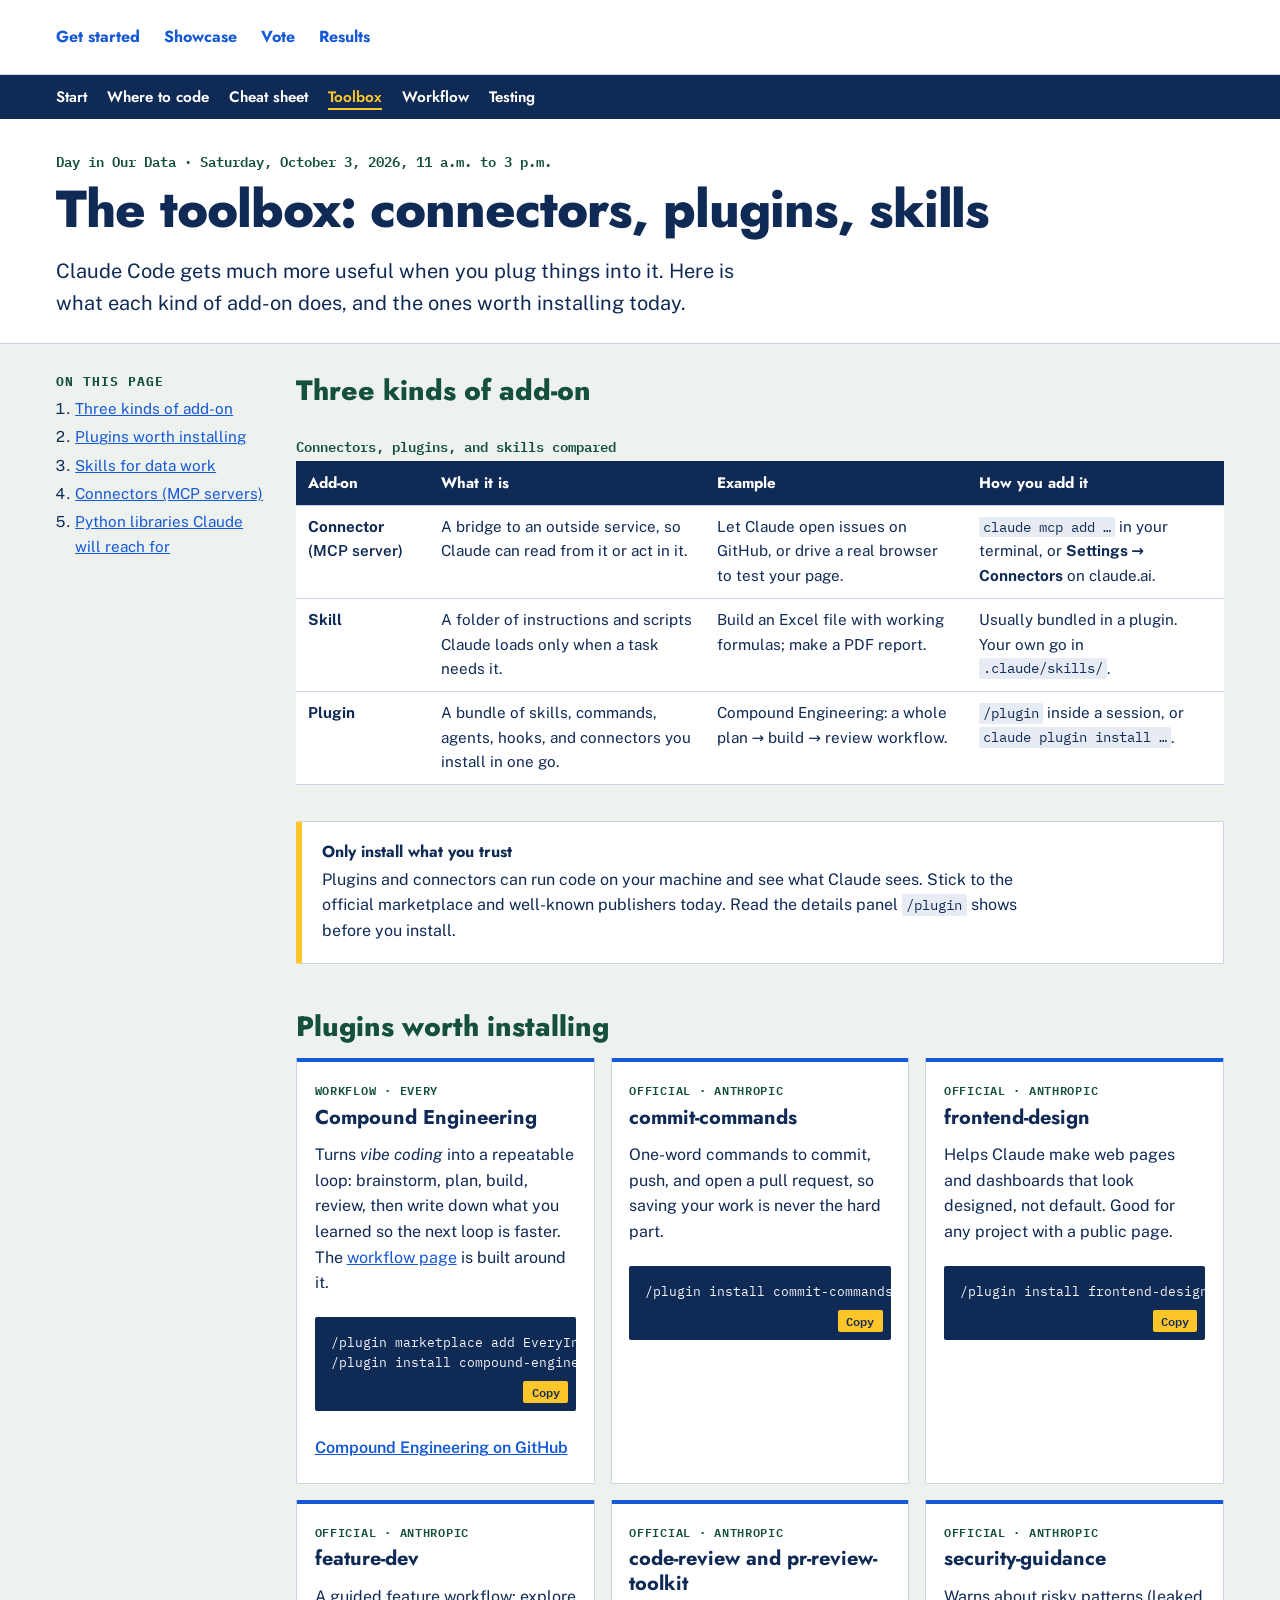
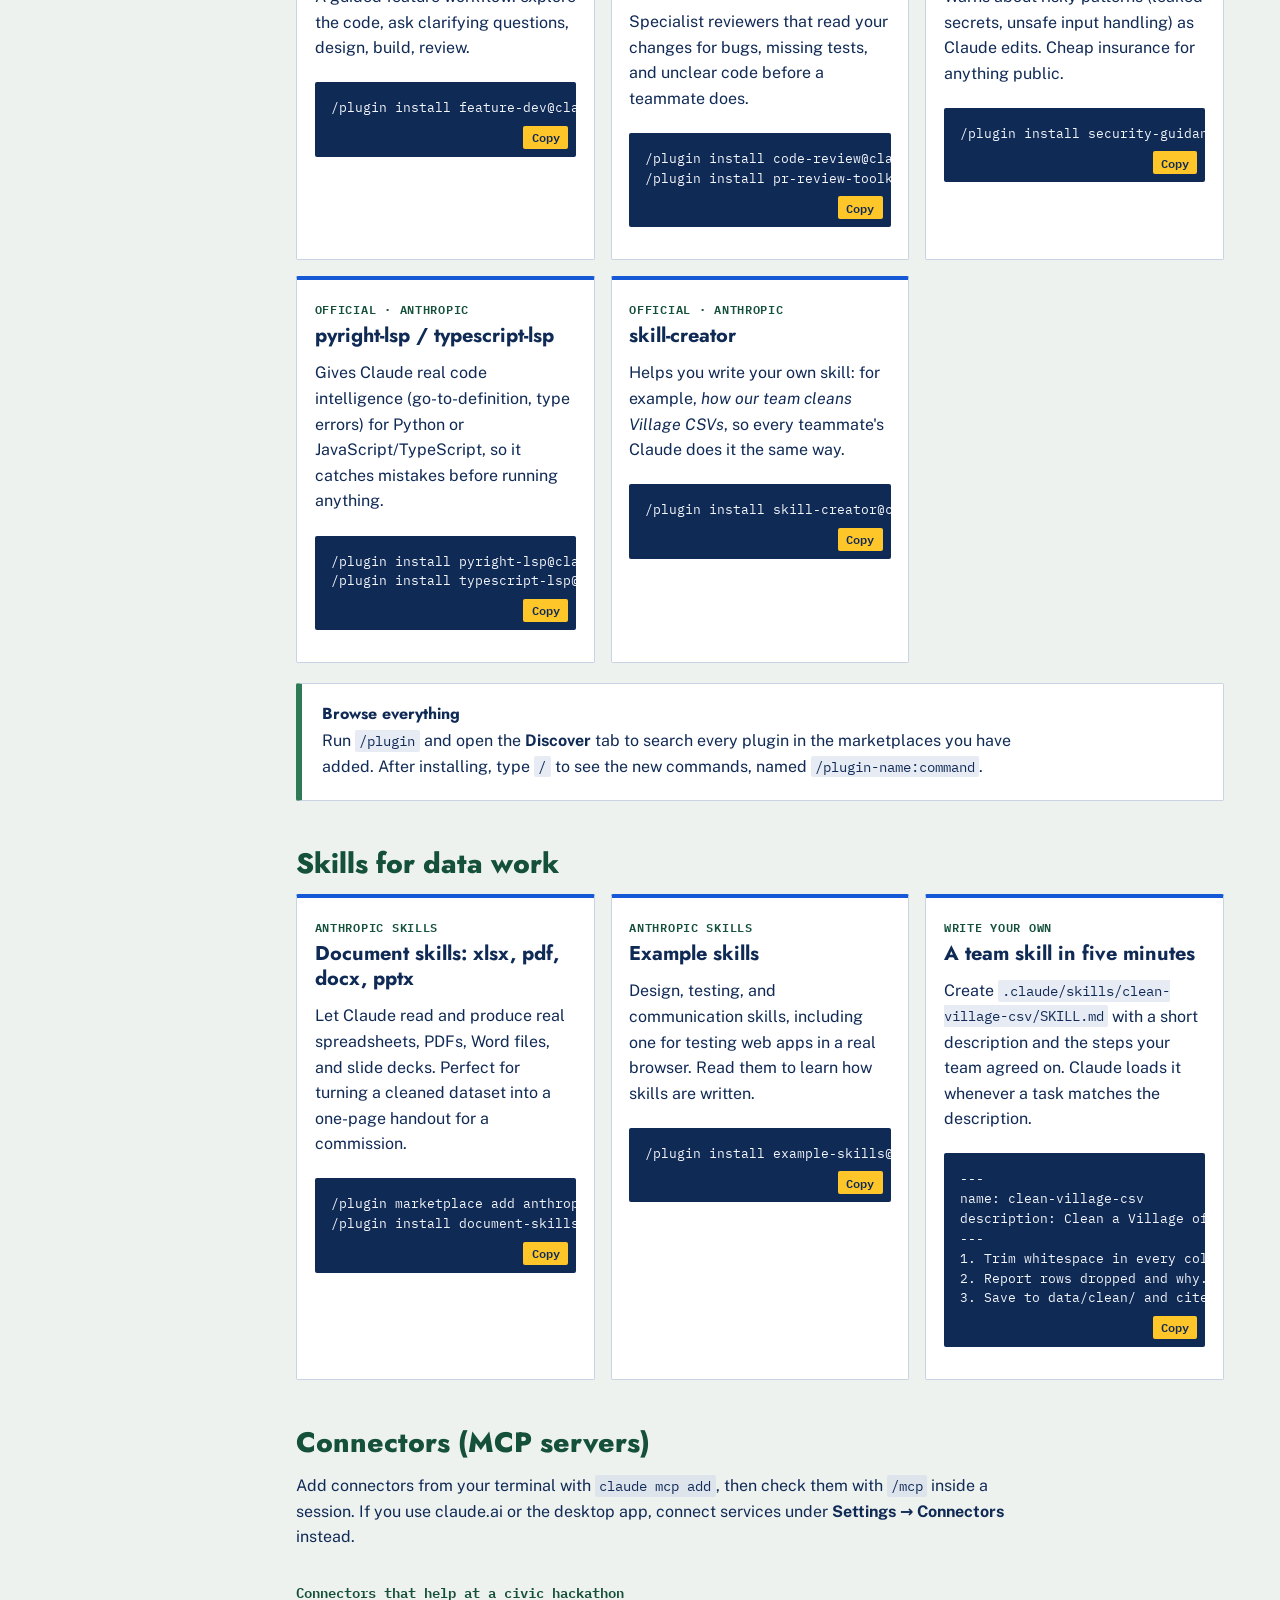
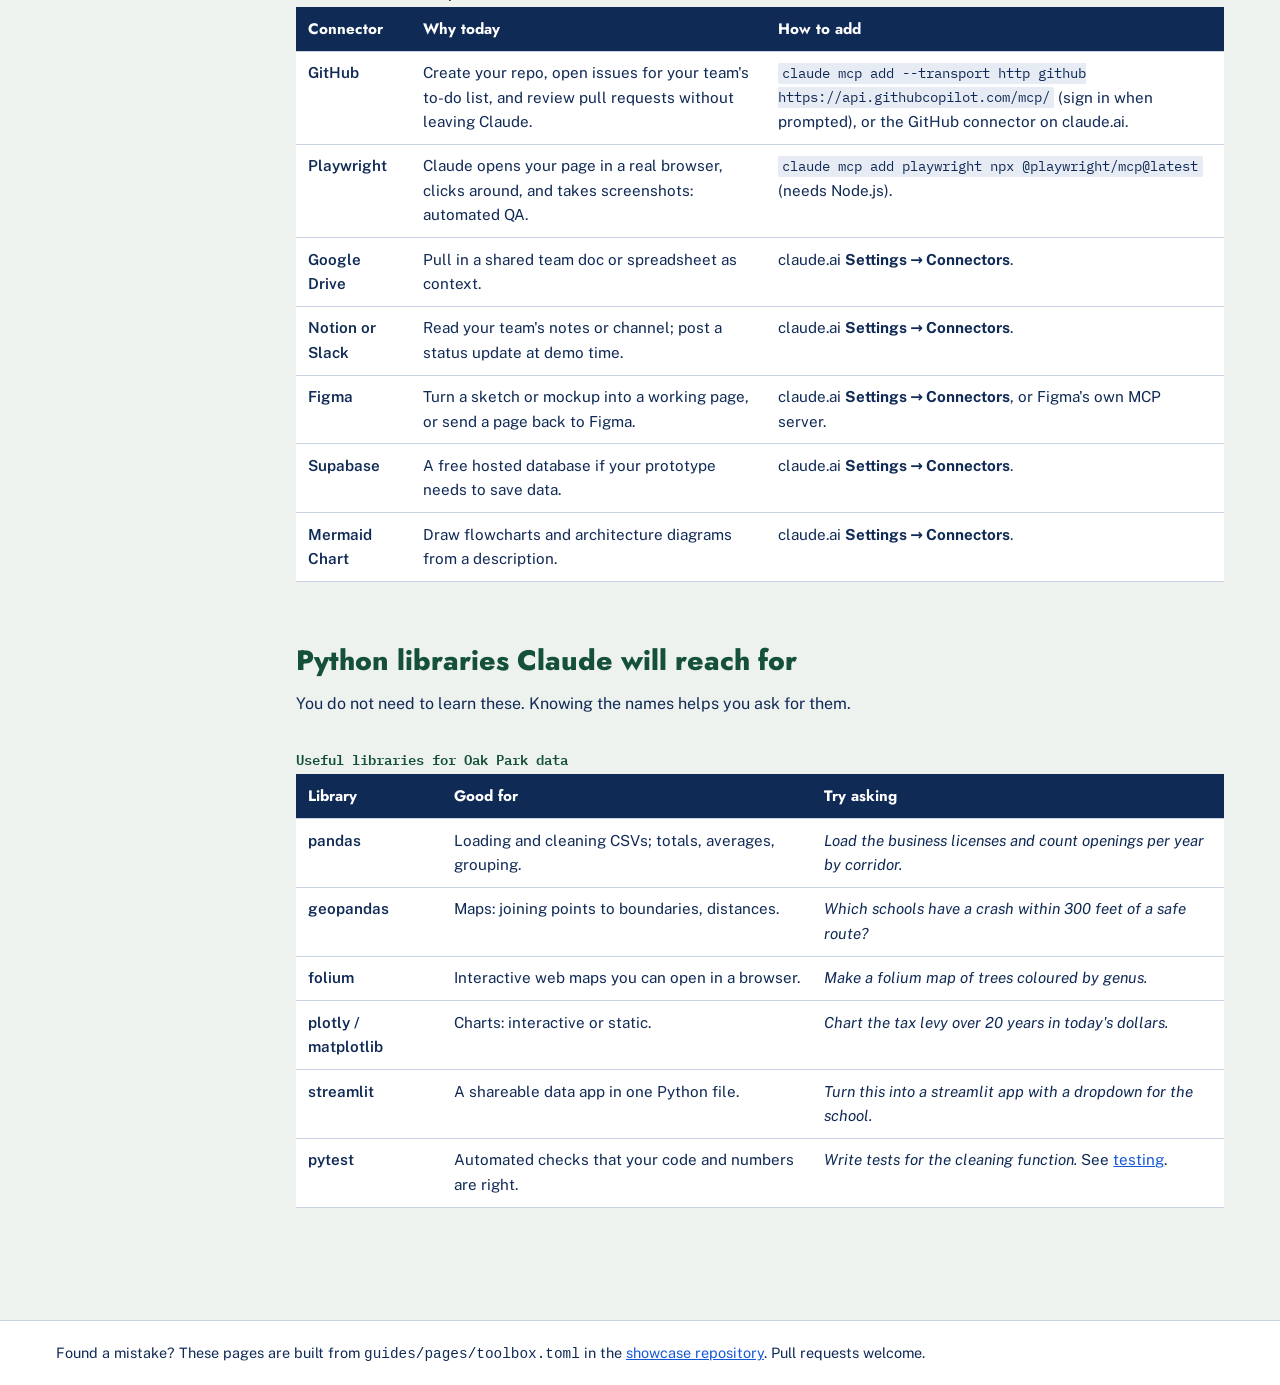
<file: site/toolbox.html>
<!doctype html>
<!-- GENERATED by scripts/build_guides.py from guides/pages/toolbox.toml. Edit the TOML, not this file. -->
<html lang="en">
<head>
  <meta charset="utf-8" />
  <meta name="viewport" content="width=device-width, initial-scale=1" />
  <title>The toolbox: connectors, plugins, skills &middot; Day in Our Data</title>
  <meta name="description" content="Connectors (MCP servers), plugins, and skills for Claude Code, with install commands, chosen for a civic data hackathon." />
  <link rel="stylesheet" href="styles/tokens.css" />
  <link rel="stylesheet" href="styles/base.css" />
  <link rel="stylesheet" href="styles/guides.css" />
</head>
<body class="guide">
  <a class="skip-link" href="#main">Skip to content</a>
  <nav class="site-nav" aria-label="Site"><div class="wrap"><ul><li><a href="/start.html">Get started</a></li><li><a href="/">Showcase</a></li><li><a href="/vote.html">Vote</a></li><li><a href="/results.html">Results</a></li></ul></div></nav><nav class="guide-nav" aria-label="Guides"><div class="wrap"><ul><li><a href="/start.html">Start</a></li><li><a href="/where-to-code.html">Where to code</a></li><li><a href="/cheatsheet.html">Cheat sheet</a></li><li><a href="/toolbox.html" aria-current="page">Toolbox</a></li><li><a href="/workflow.html">Workflow</a></li><li><a href="/testing.html">Testing</a></li></ul></div></nav>
  <header class="guide-hero">
    <div class="wrap">
      <p class="guide-hero__event">Day in Our Data &middot; Saturday, October 3, 2026, 11 a.m. to 3 p.m.</p>
      <h1>The toolbox: connectors, plugins, skills</h1>
      <p class="guide-hero__lede">Claude Code gets much more useful when you plug things into it. Here is what each kind of add-on does, and the ones worth installing today.</p>
    </div>
  </header>
  <main id="main" class="wrap guide-main">
    <nav class="toc" aria-label="On this page"><p>On this page</p><ol><li><a href="#kinds">Three kinds of add-on</a></li><li><a href="#plugins">Plugins worth installing</a></li><li><a href="#skills">Skills for data work</a></li><li><a href="#connectors">Connectors (MCP servers)</a></li><li><a href="#python">Python libraries Claude will reach for</a></li></ol></nav>
    <div class="guide-body">
      <section id="kinds" class="guide-section"><h2>Three kinds of add-on</h2><div class="scroll-x" tabindex="0" role="region" aria-label="Connectors, plugins, and skills compared"><table class="guide-table"><caption>Connectors, plugins, and skills compared</caption><thead><tr><th scope="col">Add-on</th><th scope="col">What it is</th><th scope="col">Example</th><th scope="col">How you add it</th></tr></thead><tbody><tr><th scope="row"><strong>Connector</strong> (MCP server)</th><td>A bridge to an outside service, so Claude can read from it or act in it.</td><td>Let Claude open issues on GitHub, or drive a real browser to test your page.</td><td><code>claude mcp add …</code> in your terminal, or <strong>Settings → Connectors</strong> on claude.ai.</td></tr><tr><th scope="row"><strong>Skill</strong></th><td>A folder of instructions and scripts Claude loads only when a task needs it.</td><td>Build an Excel file with working formulas; make a PDF report.</td><td>Usually bundled in a plugin. Your own go in <code>.claude/skills/</code>.</td></tr><tr><th scope="row"><strong>Plugin</strong></th><td>A bundle of skills, commands, agents, hooks, and connectors you install in one go.</td><td>Compound Engineering: a whole plan → build → review workflow.</td><td><code>/plugin</code> inside a session, or <code>claude plugin install …</code>.</td></tr></tbody></table></div><aside class="callout callout--warn"><p class="callout__title">Only install what you trust</p><p>Plugins and connectors can run code on your machine and see what Claude sees. Stick to the official marketplace and well-known publishers today. Read the details panel <code>/plugin</code> shows before you install.</p></aside></section><section id="plugins" class="guide-section"><h2>Plugins worth installing</h2><div class="cards"><article class="card"><p class="card__tag">Workflow · Every</p><h3>Compound Engineering</h3><p>Turns <em>vibe coding</em> into a repeatable loop: brainstorm, plan, build, review, then write down what you learned so the next loop is faster. The <a href="/workflow.html">workflow page</a> is built around it.</p><figure class="code"><pre tabindex="0"><code>/plugin marketplace add EveryInc/compound-engineering-plugin
/plugin install compound-engineering</code></pre><button type="button" class="copy" hidden>Copy</button></figure><p class="card__link"><a href="https://github.com/EveryInc/compound-engineering-plugin" rel="noopener">Compound Engineering on GitHub</a></p></article><article class="card"><p class="card__tag">Official · Anthropic</p><h3>commit-commands</h3><p>One-word commands to commit, push, and open a pull request, so saving your work is never the hard part.</p><figure class="code"><pre tabindex="0"><code>/plugin install commit-commands@claude-plugins-official</code></pre><button type="button" class="copy" hidden>Copy</button></figure></article><article class="card"><p class="card__tag">Official · Anthropic</p><h3>frontend-design</h3><p>Helps Claude make web pages and dashboards that look designed, not default. Good for any project with a public page.</p><figure class="code"><pre tabindex="0"><code>/plugin install frontend-design@claude-plugins-official</code></pre><button type="button" class="copy" hidden>Copy</button></figure></article><article class="card"><p class="card__tag">Official · Anthropic</p><h3>feature-dev</h3><p>A guided feature workflow: explore the code, ask clarifying questions, design, build, review.</p><figure class="code"><pre tabindex="0"><code>/plugin install feature-dev@claude-plugins-official</code></pre><button type="button" class="copy" hidden>Copy</button></figure></article><article class="card"><p class="card__tag">Official · Anthropic</p><h3>code-review and pr-review-toolkit</h3><p>Specialist reviewers that read your changes for bugs, missing tests, and unclear code before a teammate does.</p><figure class="code"><pre tabindex="0"><code>/plugin install code-review@claude-plugins-official
/plugin install pr-review-toolkit@claude-plugins-official</code></pre><button type="button" class="copy" hidden>Copy</button></figure></article><article class="card"><p class="card__tag">Official · Anthropic</p><h3>security-guidance</h3><p>Warns about risky patterns (leaked secrets, unsafe input handling) as Claude edits. Cheap insurance for anything public.</p><figure class="code"><pre tabindex="0"><code>/plugin install security-guidance@claude-plugins-official</code></pre><button type="button" class="copy" hidden>Copy</button></figure></article><article class="card"><p class="card__tag">Official · Anthropic</p><h3>pyright-lsp / typescript-lsp</h3><p>Gives Claude real code intelligence (go-to-definition, type errors) for Python or JavaScript/TypeScript, so it catches mistakes before running anything.</p><figure class="code"><pre tabindex="0"><code>/plugin install pyright-lsp@claude-plugins-official
/plugin install typescript-lsp@claude-plugins-official</code></pre><button type="button" class="copy" hidden>Copy</button></figure></article><article class="card"><p class="card__tag">Official · Anthropic</p><h3>skill-creator</h3><p>Helps you write your own skill: for example, <em>how our team cleans Village CSVs</em>, so every teammate&#x27;s Claude does it the same way.</p><figure class="code"><pre tabindex="0"><code>/plugin install skill-creator@claude-plugins-official</code></pre><button type="button" class="copy" hidden>Copy</button></figure></article></div><aside class="callout callout--tip"><p class="callout__title">Browse everything</p><p>Run <code>/plugin</code> and open the <strong>Discover</strong> tab to search every plugin in the marketplaces you have added. After installing, type <code>/</code> to see the new commands, named <code>/plugin-name:command</code>.</p></aside></section><section id="skills" class="guide-section"><h2>Skills for data work</h2><div class="cards"><article class="card"><p class="card__tag">Anthropic skills</p><h3>Document skills: xlsx, pdf, docx, pptx</h3><p>Let Claude read and produce real spreadsheets, PDFs, Word files, and slide decks. Perfect for turning a cleaned dataset into a one-page handout for a commission.</p><figure class="code"><pre tabindex="0"><code>/plugin marketplace add anthropics/skills
/plugin install document-skills@anthropic-agent-skills</code></pre><button type="button" class="copy" hidden>Copy</button></figure></article><article class="card"><p class="card__tag">Anthropic skills</p><h3>Example skills</h3><p>Design, testing, and communication skills, including one for testing web apps in a real browser. Read them to learn how skills are written.</p><figure class="code"><pre tabindex="0"><code>/plugin install example-skills@anthropic-agent-skills</code></pre><button type="button" class="copy" hidden>Copy</button></figure></article><article class="card"><p class="card__tag">Write your own</p><h3>A team skill in five minutes</h3><p>Create <code>.claude/skills/clean-village-csv/SKILL.md</code> with a short description and the steps your team agreed on. Claude loads it whenever a task matches the description.</p><figure class="code"><pre tabindex="0"><code>---
name: clean-village-csv
description: Clean a Village of Oak Park CSV before analysis
---
1. Trim whitespace in every column; standardise dates to YYYY-MM-DD.
2. Report rows dropped and why.
3. Save to data/clean/ and cite the source file in the README.</code></pre><button type="button" class="copy" hidden>Copy</button></figure></article></div></section><section id="connectors" class="guide-section"><h2>Connectors (MCP servers)</h2><p>Add connectors from your terminal with <code>claude mcp add</code>, then check them with <code>/mcp</code> inside a session. If you use claude.ai or the desktop app, connect services under <strong>Settings → Connectors</strong> instead.</p><div class="scroll-x" tabindex="0" role="region" aria-label="Connectors that help at a civic hackathon"><table class="guide-table"><caption>Connectors that help at a civic hackathon</caption><thead><tr><th scope="col">Connector</th><th scope="col">Why today</th><th scope="col">How to add</th></tr></thead><tbody><tr><th scope="row">GitHub</th><td>Create your repo, open issues for your team&#x27;s to-do list, and review pull requests without leaving Claude.</td><td><code>claude mcp add --transport http github https://api.githubcopilot.com/mcp/</code> (sign in when prompted), or the GitHub connector on claude.ai.</td></tr><tr><th scope="row">Playwright</th><td>Claude opens your page in a real browser, clicks around, and takes screenshots: automated QA.</td><td><code>claude mcp add playwright npx @playwright/mcp@latest</code> (needs Node.js).</td></tr><tr><th scope="row">Google Drive</th><td>Pull in a shared team doc or spreadsheet as context.</td><td>claude.ai <strong>Settings → Connectors</strong>.</td></tr><tr><th scope="row">Notion or Slack</th><td>Read your team&#x27;s notes or channel; post a status update at demo time.</td><td>claude.ai <strong>Settings → Connectors</strong>.</td></tr><tr><th scope="row">Figma</th><td>Turn a sketch or mockup into a working page, or send a page back to Figma.</td><td>claude.ai <strong>Settings → Connectors</strong>, or Figma&#x27;s own MCP server.</td></tr><tr><th scope="row">Supabase</th><td>A free hosted database if your prototype needs to save data.</td><td>claude.ai <strong>Settings → Connectors</strong>.</td></tr><tr><th scope="row">Mermaid Chart</th><td>Draw flowcharts and architecture diagrams from a description.</td><td>claude.ai <strong>Settings → Connectors</strong>.</td></tr></tbody></table></div></section><section id="python" class="guide-section"><h2>Python libraries Claude will reach for</h2><p>You do not need to learn these. Knowing the names helps you ask for them.</p><div class="scroll-x" tabindex="0" role="region" aria-label="Useful libraries for Oak Park data"><table class="guide-table"><caption>Useful libraries for Oak Park data</caption><thead><tr><th scope="col">Library</th><th scope="col">Good for</th><th scope="col">Try asking</th></tr></thead><tbody><tr><th scope="row">pandas</th><td>Loading and cleaning CSVs; totals, averages, grouping.</td><td><em>Load the business licenses and count openings per year by corridor.</em></td></tr><tr><th scope="row">geopandas</th><td>Maps: joining points to boundaries, distances.</td><td><em>Which schools have a crash within 300 feet of a safe route?</em></td></tr><tr><th scope="row">folium</th><td>Interactive web maps you can open in a browser.</td><td><em>Make a folium map of trees coloured by genus.</em></td></tr><tr><th scope="row">plotly / matplotlib</th><td>Charts: interactive or static.</td><td><em>Chart the tax levy over 20 years in today&#x27;s dollars.</em></td></tr><tr><th scope="row">streamlit</th><td>A shareable data app in one Python file.</td><td><em>Turn this into a streamlit app with a dropdown for the school.</em></td></tr><tr><th scope="row">pytest</th><td>Automated checks that your code and numbers are right.</td><td><em>Write tests for the cleaning function.</em> See <a href="/testing.html">testing</a>.</td></tr></tbody></table></div></section>
    </div>
  </main>
  <footer class="guide-footer">
    <div class="wrap">
      <p>Found a mistake? These pages are built from <code>guides/pages/toolbox.toml</code> in the
      <a href="https://github.com/oak-park-cisc/day-in-our-data-showcase" rel="noopener">showcase repository</a>. Pull requests welcome.</p>
    </div>
  </footer>
  <script src="scripts/copy.js"></script>
</body>
</html>
</file>
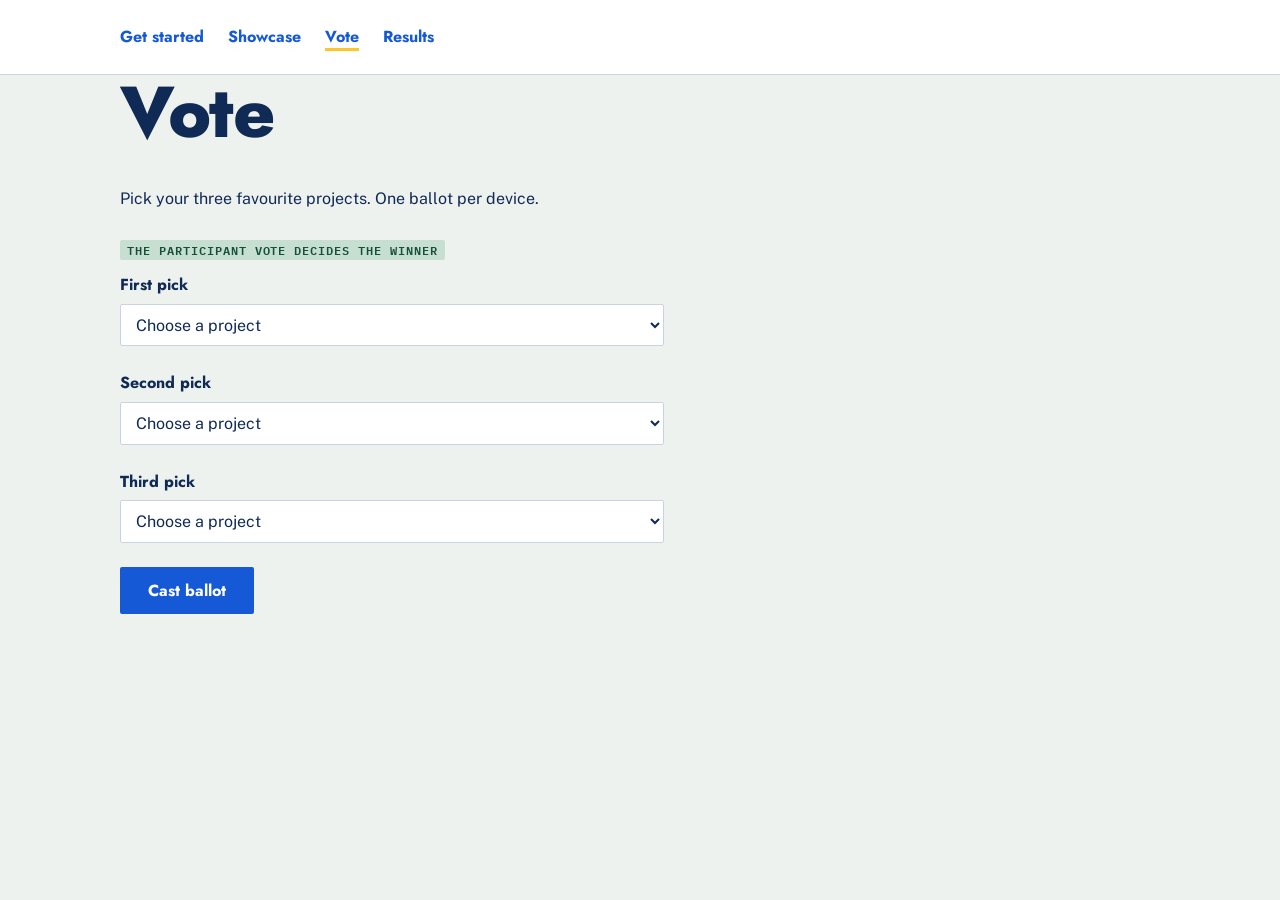
<file: site/vote.html>
<!doctype html>
<html lang="en">
<head>
  <meta charset="utf-8" />
  <meta name="viewport" content="width=device-width, initial-scale=1" />
  <title>Vote &middot; Day in Our Data</title>
  <meta name="description" content="Cast your ballot for Day in Our Data. The participant vote decides the winner." />
  <link rel="stylesheet" href="styles/tokens.css" />
  <link rel="stylesheet" href="styles/base.css" />
  <link rel="stylesheet" href="styles/showcase.css" />
  <style>
    .ballot__error {
      font-family: var(--display);
      font-weight: 700;
      color: var(--ink);
      background: var(--surface);
      border: 1px solid var(--rule);
      border-left: 4px solid var(--glass);
      border-radius: var(--pane-radius);
      padding: .75em 1em;
      max-width: 34rem;
    }
  </style>
</head>
<body>
  <nav class="site-nav">
    <div class="wrap">
      <ul>
        <li><a href="/start.html">Get started</a></li>
        <li><a href="/">Showcase</a></li>
        <li><a href="/vote.html" aria-current="page">Vote</a></li>
        <li><a href="/results.html">Results</a></li>
      </ul>
    </div>
  </nav>

  <main class="wrap">
    <h1>Vote</h1>
    <p class="vote__lede">
      Pick your three favourite projects. One ballot per device.
    </p>
    <p class="ai-label">The participant vote decides the winner</p>

    <form name="ballot" method="POST" data-netlify="true" id="ballot-form">
      <input type="hidden" name="form-name" value="ballot" />
      <input type="hidden" name="device" />
      <label>First pick <select name="pick_1" required></select></label>
      <label>Second pick <select name="pick_2" required></select></label>
      <label>Third pick <select name="pick_3" required></select></label>
      <p id="ballot-error" class="ballot__error" role="alert" hidden></p>
      <button type="submit">Cast ballot</button>
    </form>
  </main>

  <script src="scripts/escape.js"></script>
  <script src="scripts/data.js"></script>
  <script src="scripts/vote.js"></script>
</body>
</html>
</file>
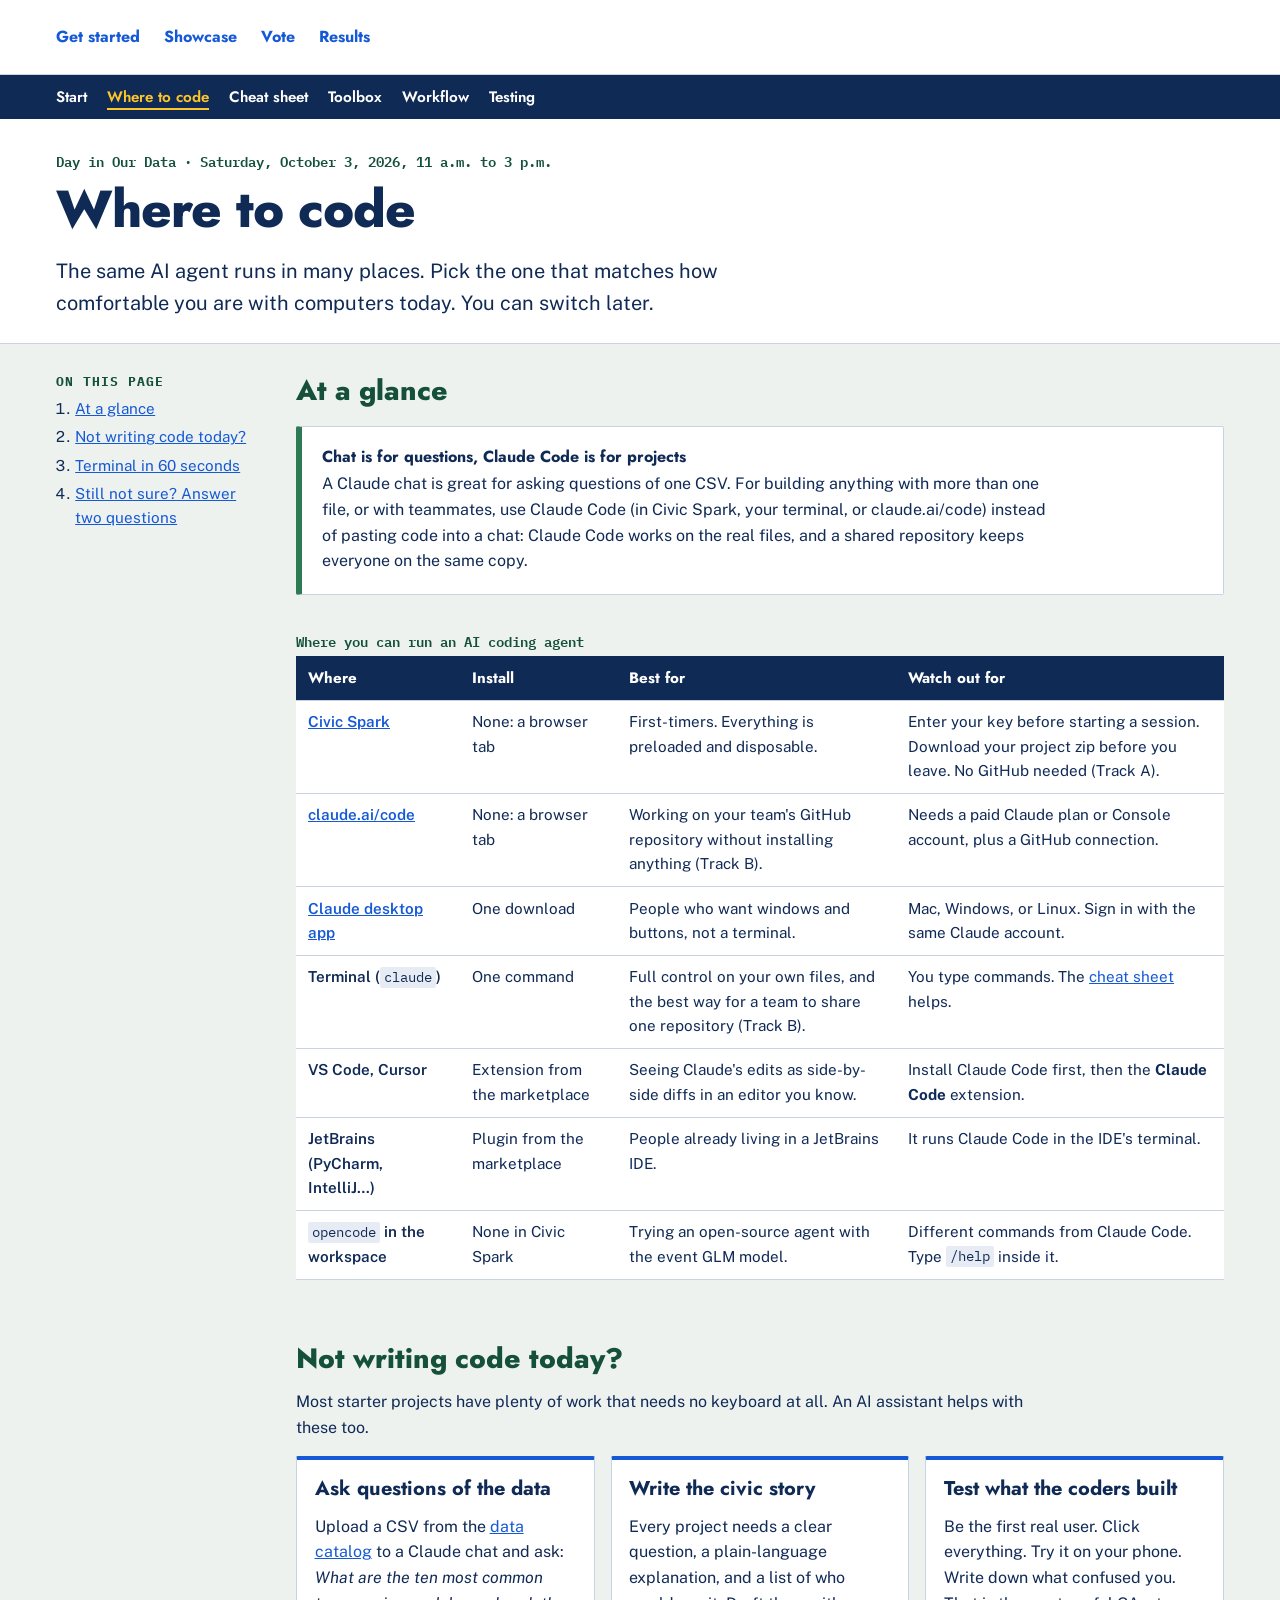
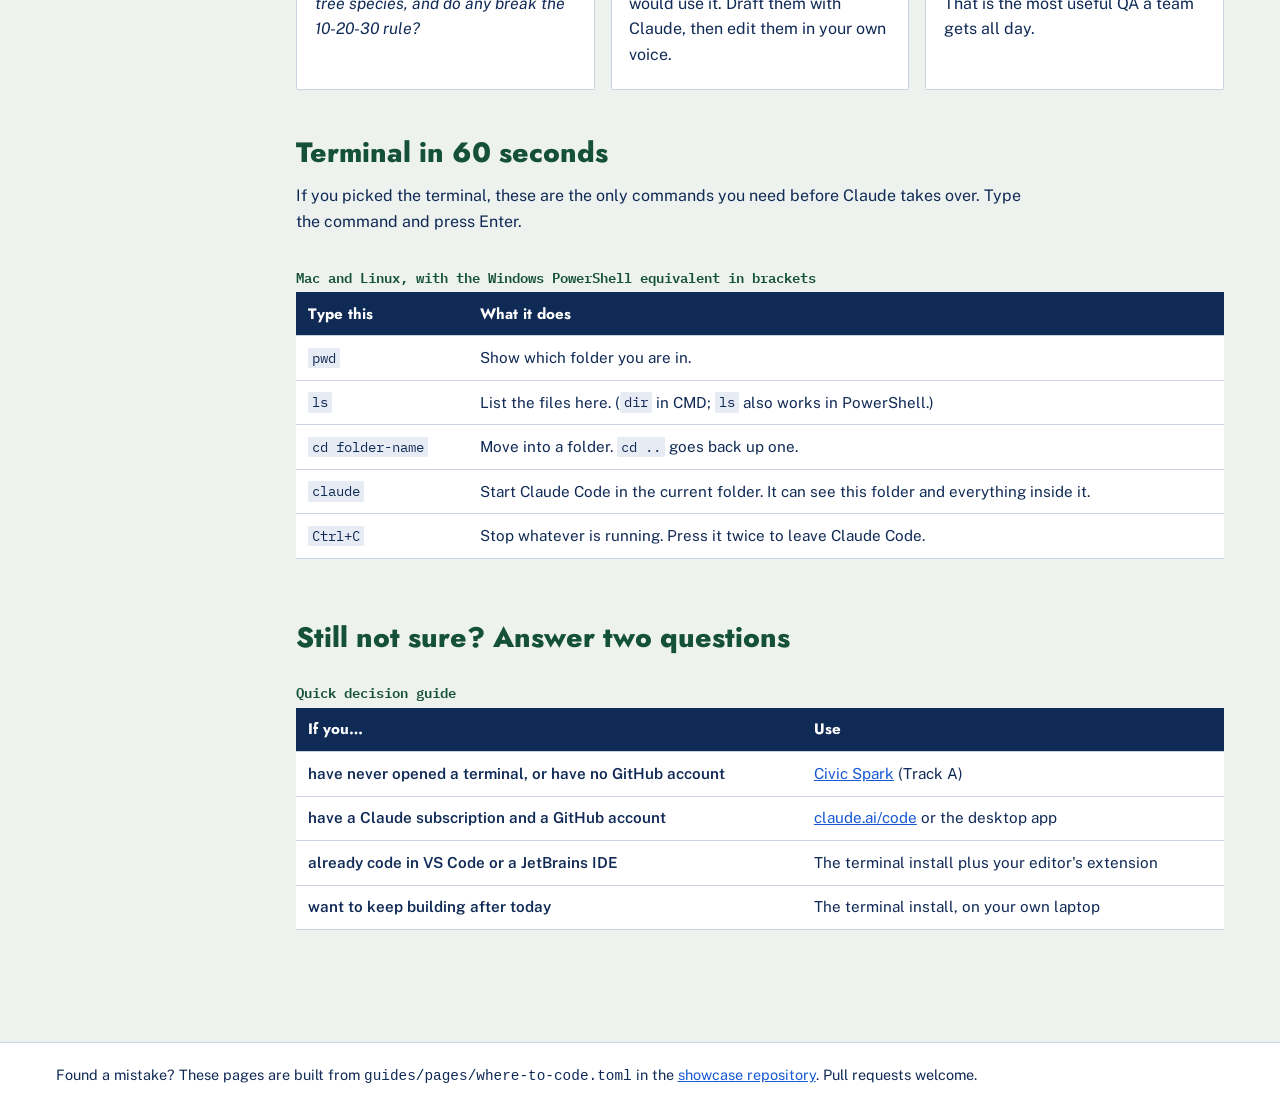
<file: site/where-to-code.html>
<!doctype html>
<!-- GENERATED by scripts/build_guides.py from guides/pages/where-to-code.toml. Edit the TOML, not this file. -->
<html lang="en">
<head>
  <meta charset="utf-8" />
  <meta name="viewport" content="width=device-width, initial-scale=1" />
  <title>Where to code &middot; Day in Our Data</title>
  <meta name="description" content="Compare the places to run an AI coding agent at Day in Our Data: browser workspace, claude.ai, desktop app, terminal, VS Code, JetBrains, and opencode." />
  <link rel="stylesheet" href="styles/tokens.css" />
  <link rel="stylesheet" href="styles/base.css" />
  <link rel="stylesheet" href="styles/guides.css" />
</head>
<body class="guide">
  <a class="skip-link" href="#main">Skip to content</a>
  <nav class="site-nav" aria-label="Site"><div class="wrap"><ul><li><a href="/start.html">Get started</a></li><li><a href="/">Showcase</a></li><li><a href="/vote.html">Vote</a></li><li><a href="/results.html">Results</a></li></ul></div></nav><nav class="guide-nav" aria-label="Guides"><div class="wrap"><ul><li><a href="/start.html">Start</a></li><li><a href="/where-to-code.html" aria-current="page">Where to code</a></li><li><a href="/cheatsheet.html">Cheat sheet</a></li><li><a href="/toolbox.html">Toolbox</a></li><li><a href="/workflow.html">Workflow</a></li><li><a href="/testing.html">Testing</a></li></ul></div></nav>
  <header class="guide-hero">
    <div class="wrap">
      <p class="guide-hero__event">Day in Our Data &middot; Saturday, October 3, 2026, 11 a.m. to 3 p.m.</p>
      <h1>Where to code</h1>
      <p class="guide-hero__lede">The same AI agent runs in many places. Pick the one that matches how comfortable you are with computers today. You can switch later.</p>
    </div>
  </header>
  <main id="main" class="wrap guide-main">
    <nav class="toc" aria-label="On this page"><p>On this page</p><ol><li><a href="#compare">At a glance</a></li><li><a href="#no-code">Not writing code today?</a></li><li><a href="#terminal-101">Terminal in 60 seconds</a></li><li><a href="#choose">Still not sure? Answer two questions</a></li></ol></nav>
    <div class="guide-body">
      <section id="compare" class="guide-section"><h2>At a glance</h2><aside class="callout callout--tip"><p class="callout__title">Chat is for questions, Claude Code is for projects</p><p>A Claude chat is great for asking questions of one CSV. For building anything with more than one file, or with teammates, use Claude Code (in Civic Spark, your terminal, or claude.ai/code) instead of pasting code into a chat: Claude Code works on the real files, and a shared repository keeps everyone on the same copy.</p></aside><div class="scroll-x" tabindex="0" role="region" aria-label="Where you can run an AI coding agent"><table class="guide-table"><caption>Where you can run an AI coding agent</caption><thead><tr><th scope="col">Where</th><th scope="col">Install</th><th scope="col">Best for</th><th scope="col">Watch out for</th></tr></thead><tbody><tr><th scope="row"><a href="https://day-in-our-data.fly.dev/" rel="noopener">Civic Spark</a></th><td>None: a browser tab</td><td>First-timers. Everything is preloaded and disposable.</td><td>Enter your key before starting a session. Download your project zip before you leave. No GitHub needed (Track A).</td></tr><tr><th scope="row"><a href="https://claude.ai/code" rel="noopener">claude.ai/code</a></th><td>None: a browser tab</td><td>Working on your team&#x27;s GitHub repository without installing anything (Track B).</td><td>Needs a paid Claude plan or Console account, plus a GitHub connection.</td></tr><tr><th scope="row"><a href="https://claude.com/download" rel="noopener">Claude desktop app</a></th><td>One download</td><td>People who want windows and buttons, not a terminal.</td><td>Mac, Windows, or Linux. Sign in with the same Claude account.</td></tr><tr><th scope="row">Terminal (<code>claude</code>)</th><td>One command</td><td>Full control on your own files, and the best way for a team to share one repository (Track B).</td><td>You type commands. The <a href="/cheatsheet.html">cheat sheet</a> helps.</td></tr><tr><th scope="row">VS Code, Cursor</th><td>Extension from the marketplace</td><td>Seeing Claude&#x27;s edits as side-by-side diffs in an editor you know.</td><td>Install Claude Code first, then the <strong>Claude Code</strong> extension.</td></tr><tr><th scope="row">JetBrains (PyCharm, IntelliJ…)</th><td>Plugin from the marketplace</td><td>People already living in a JetBrains IDE.</td><td>It runs Claude Code in the IDE&#x27;s terminal.</td></tr><tr><th scope="row"><code>opencode</code> in the workspace</th><td>None in Civic Spark</td><td>Trying an open-source agent with the event GLM model.</td><td>Different commands from Claude Code. Type <code>/help</code> inside it.</td></tr></tbody></table></div></section><section id="no-code" class="guide-section"><h2>Not writing code today?</h2><p>Most starter projects have plenty of work that needs no keyboard at all. An AI assistant helps with these too.</p><div class="cards"><article class="card"><h3>Ask questions of the data</h3><p>Upload a CSV from the <a href="https://github.com/oak-park-cisc/Oak_Park_Day_in_our_Data/blob/main/data/open-data-catalog.md" rel="noopener">data catalog</a> to a Claude chat and ask: <em>What are the ten most common tree species, and do any break the 10-20-30 rule?</em></p></article><article class="card"><h3>Write the civic story</h3><p>Every project needs a clear question, a plain-language explanation, and a list of who would use it. Draft them with Claude, then edit them in your own voice.</p></article><article class="card"><h3>Test what the coders built</h3><p>Be the first real user. Click everything. Try it on your phone. Write down what confused you. That is the most useful QA a team gets all day.</p></article></div></section><section id="terminal-101" class="guide-section"><h2>Terminal in 60 seconds</h2><p>If you picked the terminal, these are the only commands you need before Claude takes over. Type the command and press Enter.</p><div class="scroll-x" tabindex="0" role="region" aria-label="Mac and Linux, with the Windows PowerShell equivalent in brackets"><table class="guide-table commands"><caption>Mac and Linux, with the Windows PowerShell equivalent in brackets</caption><thead><tr><th scope="col">Type this</th><th scope="col">What it does</th></tr></thead><tbody><tr><th scope="row"><code>pwd</code></th><td>Show which folder you are in.</td></tr><tr><th scope="row"><code>ls</code></th><td>List the files here. (<code>dir</code> in CMD; <code>ls</code> also works in PowerShell.)</td></tr><tr><th scope="row"><code>cd folder-name</code></th><td>Move into a folder. <code>cd ..</code> goes back up one.</td></tr><tr><th scope="row"><code>claude</code></th><td>Start Claude Code in the current folder. It can see this folder and everything inside it.</td></tr><tr><th scope="row"><code>Ctrl+C</code></th><td>Stop whatever is running. Press it twice to leave Claude Code.</td></tr></tbody></table></div></section><section id="choose" class="guide-section"><h2>Still not sure? Answer two questions</h2><div class="scroll-x" tabindex="0" role="region" aria-label="Quick decision guide"><table class="guide-table"><caption>Quick decision guide</caption><thead><tr><th scope="col">If you…</th><th scope="col">Use</th></tr></thead><tbody><tr><th scope="row">have never opened a terminal, or have no GitHub account</th><td><a href="https://day-in-our-data.fly.dev/" rel="noopener">Civic Spark</a> (Track A)</td></tr><tr><th scope="row">have a Claude subscription and a GitHub account</th><td><a href="https://claude.ai/code" rel="noopener">claude.ai/code</a> or the desktop app</td></tr><tr><th scope="row">already code in VS Code or a JetBrains IDE</th><td>The terminal install plus your editor&#x27;s extension</td></tr><tr><th scope="row">want to keep building after today</th><td>The terminal install, on your own laptop</td></tr></tbody></table></div></section>
    </div>
  </main>
  <footer class="guide-footer">
    <div class="wrap">
      <p>Found a mistake? These pages are built from <code>guides/pages/where-to-code.toml</code> in the
      <a href="https://github.com/oak-park-cisc/day-in-our-data-showcase" rel="noopener">showcase repository</a>. Pull requests welcome.</p>
    </div>
  </footer>
  <script src="scripts/copy.js"></script>
</body>
</html>
</file>
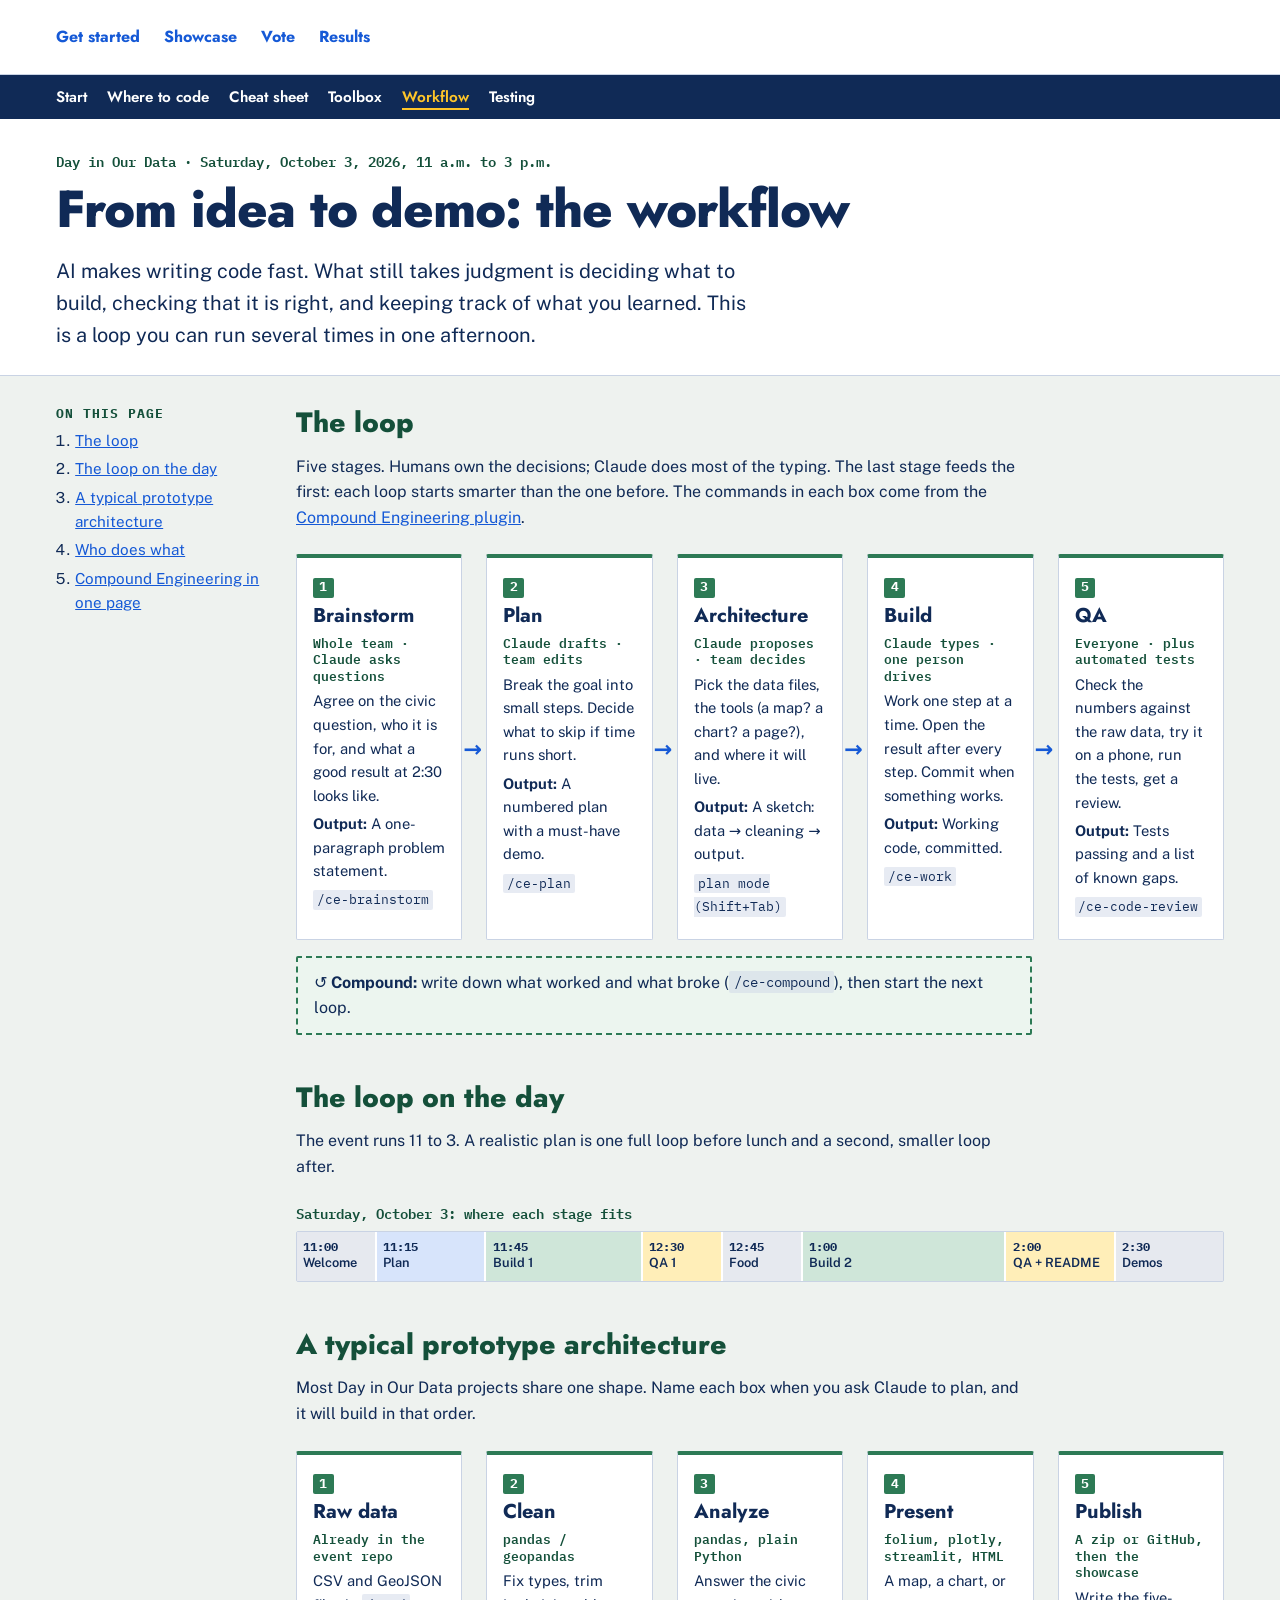
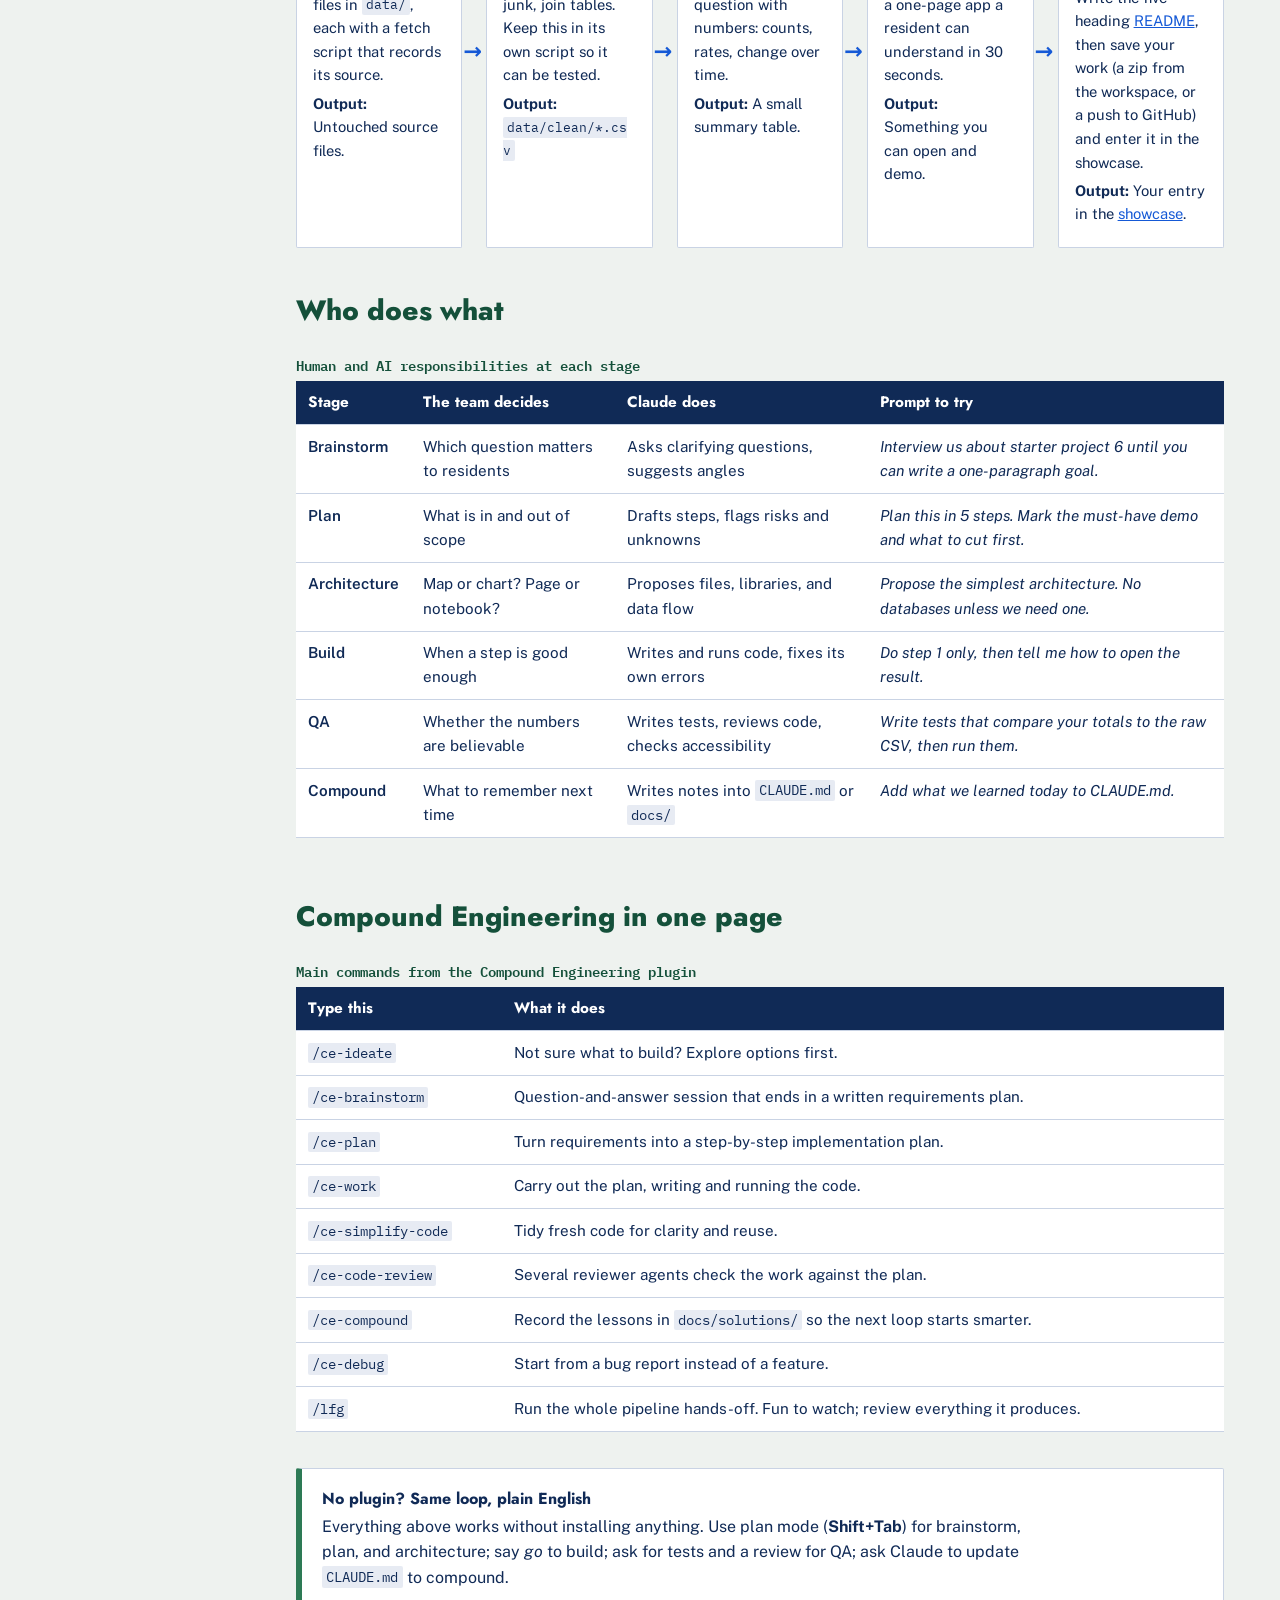
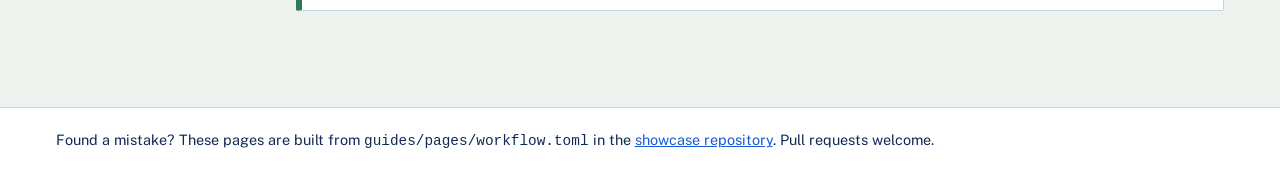
<file: site/workflow.html>
<!doctype html>
<!-- GENERATED by scripts/build_guides.py from guides/pages/workflow.toml. Edit the TOML, not this file. -->
<html lang="en">
<head>
  <meta charset="utf-8" />
  <meta name="viewport" content="width=device-width, initial-scale=1" />
  <title>From idea to demo: the workflow &middot; Day in Our Data</title>
  <meta name="description" content="A brainstorm, plan, architecture, build, and QA workflow for AI-assisted prototyping, mapped to Compound Engineering and the Day in Our Data schedule." />
  <link rel="stylesheet" href="styles/tokens.css" />
  <link rel="stylesheet" href="styles/base.css" />
  <link rel="stylesheet" href="styles/guides.css" />
</head>
<body class="guide">
  <a class="skip-link" href="#main">Skip to content</a>
  <nav class="site-nav" aria-label="Site"><div class="wrap"><ul><li><a href="/start.html">Get started</a></li><li><a href="/">Showcase</a></li><li><a href="/vote.html">Vote</a></li><li><a href="/results.html">Results</a></li></ul></div></nav><nav class="guide-nav" aria-label="Guides"><div class="wrap"><ul><li><a href="/start.html">Start</a></li><li><a href="/where-to-code.html">Where to code</a></li><li><a href="/cheatsheet.html">Cheat sheet</a></li><li><a href="/toolbox.html">Toolbox</a></li><li><a href="/workflow.html" aria-current="page">Workflow</a></li><li><a href="/testing.html">Testing</a></li></ul></div></nav>
  <header class="guide-hero">
    <div class="wrap">
      <p class="guide-hero__event">Day in Our Data &middot; Saturday, October 3, 2026, 11 a.m. to 3 p.m.</p>
      <h1>From idea to demo: the workflow</h1>
      <p class="guide-hero__lede">AI makes writing code fast. What still takes judgment is deciding what to build, checking that it is right, and keeping track of what you learned. This is a loop you can run several times in one afternoon.</p>
    </div>
  </header>
  <main id="main" class="wrap guide-main">
    <nav class="toc" aria-label="On this page"><p>On this page</p><ol><li><a href="#loop">The loop</a></li><li><a href="#day">The loop on the day</a></li><li><a href="#architecture">A typical prototype architecture</a></li><li><a href="#roles">Who does what</a></li><li><a href="#lfg">Compound Engineering in one page</a></li></ol></nav>
    <div class="guide-body">
      <section id="loop" class="guide-section"><h2>The loop</h2><p>Five stages. Humans own the decisions; Claude does most of the typing. The last stage feeds the first: each loop starts smarter than the one before. The commands in each box come from the <a href="/toolbox.html#plugins">Compound Engineering plugin</a>.</p><figure class="flow" aria-label="Brainstorm, plan, architecture, build, and QA, looping back through compound"><ol style="--n:5"><li class="flow__stage"><p class="flow__num" aria-hidden="true">1</p><h3>Brainstorm</h3><p class="flow__who">Whole team · Claude asks questions</p><p>Agree on the civic question, who it is for, and what a good result at 2:30 looks like.</p><p class="flow__out"><span>Output:</span> A one-paragraph problem statement.</p><p class="flow__cmd"><code>/ce-brainstorm</code></p></li><li class="flow__stage"><p class="flow__num" aria-hidden="true">2</p><h3>Plan</h3><p class="flow__who">Claude drafts · team edits</p><p>Break the goal into small steps. Decide what to skip if time runs short.</p><p class="flow__out"><span>Output:</span> A numbered plan with a must-have demo.</p><p class="flow__cmd"><code>/ce-plan</code></p></li><li class="flow__stage"><p class="flow__num" aria-hidden="true">3</p><h3>Architecture</h3><p class="flow__who">Claude proposes · team decides</p><p>Pick the data files, the tools (a map? a chart? a page?), and where it will live.</p><p class="flow__out"><span>Output:</span> A sketch: data → cleaning → output.</p><p class="flow__cmd"><code>plan mode (Shift+Tab)</code></p></li><li class="flow__stage"><p class="flow__num" aria-hidden="true">4</p><h3>Build</h3><p class="flow__who">Claude types · one person drives</p><p>Work one step at a time. Open the result after every step. Commit when something works.</p><p class="flow__out"><span>Output:</span> Working code, committed.</p><p class="flow__cmd"><code>/ce-work</code></p></li><li class="flow__stage"><p class="flow__num" aria-hidden="true">5</p><h3>QA</h3><p class="flow__who">Everyone · plus automated tests</p><p>Check the numbers against the raw data, try it on a phone, run the tests, get a review.</p><p class="flow__out"><span>Output:</span> Tests passing and a list of known gaps.</p><p class="flow__cmd"><code>/ce-code-review</code></p></li></ol><p class="flow__loop">↺ <strong>Compound:</strong> write down what worked and what broke (<code>/ce-compound</code>), then start the next loop.</p></figure></section><section id="day" class="guide-section"><h2>The loop on the day</h2><p>The event runs 11 to 3. A realistic plan is one full loop before lunch and a second, smaller loop after.</p><figure class="timeline"><figcaption>Saturday, October 3: where each stage fits</figcaption><ol><li class="timeline__slot timeline__slot--other" style="--g:15"><span class="timeline__time">11:00</span><span class="timeline__label">Welcome</span></li><li class="timeline__slot timeline__slot--plan" style="--g:30"><span class="timeline__time">11:15</span><span class="timeline__label">Plan</span></li><li class="timeline__slot timeline__slot--build" style="--g:45"><span class="timeline__time">11:45</span><span class="timeline__label">Build 1</span></li><li class="timeline__slot timeline__slot--qa" style="--g:15"><span class="timeline__time">12:30</span><span class="timeline__label">QA 1</span></li><li class="timeline__slot timeline__slot--other" style="--g:15"><span class="timeline__time">12:45</span><span class="timeline__label">Food</span></li><li class="timeline__slot timeline__slot--build" style="--g:60"><span class="timeline__time">1:00</span><span class="timeline__label">Build 2</span></li><li class="timeline__slot timeline__slot--qa" style="--g:30"><span class="timeline__time">2:00</span><span class="timeline__label">QA + README</span></li><li class="timeline__slot timeline__slot--other" style="--g:30"><span class="timeline__time">2:30</span><span class="timeline__label">Demos</span></li></ol></figure></section><section id="architecture" class="guide-section"><h2>A typical prototype architecture</h2><p>Most Day in Our Data projects share one shape. Name each box when you ask Claude to plan, and it will build in that order.</p><figure class="flow" aria-label="Data flows from raw public files through cleaning and analysis to a published output"><ol style="--n:5"><li class="flow__stage"><p class="flow__num" aria-hidden="true">1</p><h3>Raw data</h3><p class="flow__who">Already in the event repo</p><p>CSV and GeoJSON files in <code>data/</code>, each with a fetch script that records its source.</p><p class="flow__out"><span>Output:</span> Untouched source files.</p></li><li class="flow__stage"><p class="flow__num" aria-hidden="true">2</p><h3>Clean</h3><p class="flow__who">pandas / geopandas</p><p>Fix types, trim junk, join tables. Keep this in its own script so it can be tested.</p><p class="flow__out"><span>Output:</span> <code>data/clean/*.csv</code></p></li><li class="flow__stage"><p class="flow__num" aria-hidden="true">3</p><h3>Analyze</h3><p class="flow__who">pandas, plain Python</p><p>Answer the civic question with numbers: counts, rates, change over time.</p><p class="flow__out"><span>Output:</span> A small summary table.</p></li><li class="flow__stage"><p class="flow__num" aria-hidden="true">4</p><h3>Present</h3><p class="flow__who">folium, plotly, streamlit, HTML</p><p>A map, a chart, or a one-page app a resident can understand in 30 seconds.</p><p class="flow__out"><span>Output:</span> Something you can open and demo.</p></li><li class="flow__stage"><p class="flow__num" aria-hidden="true">5</p><h3>Publish</h3><p class="flow__who">A zip or GitHub, then the showcase</p><p>Write the five-heading <a href="/start.html#readme">README</a>, then save your work (a zip from the workspace, or a push to GitHub) and enter it in the showcase.</p><p class="flow__out"><span>Output:</span> Your entry in the <a href="/#submit">showcase</a>.</p></li></ol></figure></section><section id="roles" class="guide-section"><h2>Who does what</h2><div class="scroll-x" tabindex="0" role="region" aria-label="Human and AI responsibilities at each stage"><table class="guide-table"><caption>Human and AI responsibilities at each stage</caption><thead><tr><th scope="col">Stage</th><th scope="col">The team decides</th><th scope="col">Claude does</th><th scope="col">Prompt to try</th></tr></thead><tbody><tr><th scope="row">Brainstorm</th><td>Which question matters to residents</td><td>Asks clarifying questions, suggests angles</td><td><em>Interview us about starter project 6 until you can write a one-paragraph goal.</em></td></tr><tr><th scope="row">Plan</th><td>What is in and out of scope</td><td>Drafts steps, flags risks and unknowns</td><td><em>Plan this in 5 steps. Mark the must-have demo and what to cut first.</em></td></tr><tr><th scope="row">Architecture</th><td>Map or chart? Page or notebook?</td><td>Proposes files, libraries, and data flow</td><td><em>Propose the simplest architecture. No databases unless we need one.</em></td></tr><tr><th scope="row">Build</th><td>When a step is good enough</td><td>Writes and runs code, fixes its own errors</td><td><em>Do step 1 only, then tell me how to open the result.</em></td></tr><tr><th scope="row">QA</th><td>Whether the numbers are believable</td><td>Writes tests, reviews code, checks accessibility</td><td><em>Write tests that compare your totals to the raw CSV, then run them.</em></td></tr><tr><th scope="row">Compound</th><td>What to remember next time</td><td>Writes notes into <code>CLAUDE.md</code> or <code>docs/</code></td><td><em>Add what we learned today to CLAUDE.md.</em></td></tr></tbody></table></div></section><section id="lfg" class="guide-section"><h2>Compound Engineering in one page</h2><div class="scroll-x" tabindex="0" role="region" aria-label="Main commands from the Compound Engineering plugin"><table class="guide-table commands"><caption>Main commands from the Compound Engineering plugin</caption><thead><tr><th scope="col">Type this</th><th scope="col">What it does</th></tr></thead><tbody><tr><th scope="row"><code>/ce-ideate</code></th><td>Not sure what to build? Explore options first.</td></tr><tr><th scope="row"><code>/ce-brainstorm</code></th><td>Question-and-answer session that ends in a written requirements plan.</td></tr><tr><th scope="row"><code>/ce-plan</code></th><td>Turn requirements into a step-by-step implementation plan.</td></tr><tr><th scope="row"><code>/ce-work</code></th><td>Carry out the plan, writing and running the code.</td></tr><tr><th scope="row"><code>/ce-simplify-code</code></th><td>Tidy fresh code for clarity and reuse.</td></tr><tr><th scope="row"><code>/ce-code-review</code></th><td>Several reviewer agents check the work against the plan.</td></tr><tr><th scope="row"><code>/ce-compound</code></th><td>Record the lessons in <code>docs/solutions/</code> so the next loop starts smarter.</td></tr><tr><th scope="row"><code>/ce-debug</code></th><td>Start from a bug report instead of a feature.</td></tr><tr><th scope="row"><code>/lfg</code></th><td>Run the whole pipeline hands-off. Fun to watch; review everything it produces.</td></tr></tbody></table></div><aside class="callout callout--tip"><p class="callout__title">No plugin? Same loop, plain English</p><p>Everything above works without installing anything. Use plan mode (<strong>Shift+Tab</strong>) for brainstorm, plan, and architecture; say <em>go</em> to build; ask for tests and a review for QA; ask Claude to update <code>CLAUDE.md</code> to compound.</p></aside></section>
    </div>
  </main>
  <footer class="guide-footer">
    <div class="wrap">
      <p>Found a mistake? These pages are built from <code>guides/pages/workflow.toml</code> in the
      <a href="https://github.com/oak-park-cisc/day-in-our-data-showcase" rel="noopener">showcase repository</a>. Pull requests welcome.</p>
    </div>
  </footer>
  <script src="scripts/copy.js"></script>
</body>
</html>
</file>
<file: site/styles/tokens.css>
/* site/styles/tokens.css */
:root {
  --ink: #102a56;
  --civic: #1559d6;
  --canopy: #14503a;
  --leaf: #2d7a55;
  --sprout: #7fb996;
  --glass: #ffc629;
  --paper: #eef2ef;
  --rule: #c9d3e4;
  --slate: #8a94a6;          /* eliminated. never red. */
  --surface: #ffffff;

  --display: "Jost", system-ui, sans-serif;
  --body: "Public Sans", system-ui, sans-serif;
  --mono: "IBM Plex Mono", ui-monospace, monospace;

  --step-0: 1rem;
  --step-1: 1.25rem;
  --step-2: 1.75rem;
  --step-3: 2.5rem;
  --step-4: clamp(2.75rem, 6vw, 4.5rem);

  --gap: 1.5rem;
  --pane-radius: 2px;        /* art glass is cut, not rounded */
}
</file>
<file: site/styles/base.css>
/* site/styles/base.css */
@import url("https://fonts.googleapis.com/css2?family=Jost:wght@500;700;800&family=Public+Sans:wght@400;600&family=IBM+Plex+Mono:wght@400;600&display=swap");

*, *::before, *::after { box-sizing: border-box; }

body {
  margin: 0;
  background: var(--paper);
  color: var(--ink);
  font: var(--step-0)/1.6 var(--body);
}

h1, h2, h3 { font-family: var(--display); font-weight: 800; line-height: 1.05; margin: 0 0 .5em; }
h1 { font-size: var(--step-4); letter-spacing: -.02em; }
h2 { font-size: var(--step-3); color: var(--canopy); }
h3 { font-size: var(--step-1); }

a { color: var(--civic); }
a:focus-visible, button:focus-visible, input:focus-visible, textarea:focus-visible, select:focus-visible {
  outline: 3px solid var(--leaf);
  outline-offset: 2px;
}

.wrap { max-width: 68rem; margin: 0 auto; padding: 0 var(--gap); }

.site-nav { background: var(--surface); border-bottom: 1px solid var(--rule); }
.site-nav ul { display: flex; flex-wrap: wrap; gap: .5rem var(--gap); list-style: none; margin: 0; padding: var(--gap) 0; }
.site-nav a { font-family: var(--display); font-weight: 700; text-decoration: none; }
.site-nav a[aria-current="page"] { border-bottom: 3px solid var(--glass); }

.ai-label {
  font: 600 .75rem/1 var(--mono);
  text-transform: uppercase;
  letter-spacing: .08em;
  color: var(--canopy);
  background: color-mix(in srgb, var(--sprout) 35%, transparent);
  padding: .35em .6em;
  border-radius: var(--pane-radius);
  display: inline-block;
}

table { border-collapse: collapse; width: 100%; }
.scroll-x { overflow-x: auto; }

@media (prefers-reduced-motion: reduce) {
  *, *::before, *::after { animation: none !important; transition: none !important; }
}
</file>
<file: site/styles/showcase.css>
/* site/styles/showcase.css */

/* ---- hero ---- */

.hero {
  background: var(--surface);
  border-bottom: 1px solid var(--rule);
  padding: calc(var(--gap) * 2) 0 var(--gap);
  text-align: center;
}

.hero__title { margin: 0; }

.hero__mark {
  display: block;
  width: 100%;
  max-width: min(100%, 42rem);
  height: auto;
  margin: 0 auto var(--gap);
}

.hero__lede {
  font-family: var(--display);
  font-weight: 700;
  font-size: var(--step-2);
  color: var(--ink);
  max-width: 42rem;
  margin: 0 auto .5em;
}

.hero__cta { margin: .75rem 0 0; font-weight: 600; }

.hero__meta {
  font: 600 var(--step-0)/1.4 var(--body);
  color: var(--canopy);
  margin: 0;
}

/* ---- hero animation: runs once on load, suppressed under prefers-reduced-motion ---- */

#logo-bars rect {
  transform-box: fill-box;
  transform-origin: bottom;
  animation: bar-rise .6s cubic-bezier(.2, .8, .2, 1) backwards;
}
#logo-bars rect:nth-child(1) { animation-delay: .1s; }
#logo-bars rect:nth-child(2) { animation-delay: .25s; }
#logo-bars rect:nth-child(3) { animation-delay: .4s; }

@keyframes bar-rise {
  from { transform: scaleY(0); }
  to { transform: scaleY(1); }
}

#logo-line {
  transform-box: fill-box;
  transform-origin: 0% 50%;
  animation: line-draw .7s ease-out .55s backwards;
}

@keyframes line-draw {
  from { transform: scaleX(0); opacity: 0; }
  to { transform: scaleX(1); opacity: 1; }
}

#logo-sun rect {
  transform-box: fill-box;
  transform-origin: center;
  animation: ray-ease .5s ease-out backwards;
}
#logo-sun rect:nth-of-type(1) { animation-delay: 0s; }
#logo-sun rect:nth-of-type(2) { animation-delay: .08s; }
#logo-sun rect:nth-of-type(3) { animation-delay: .16s; }
#logo-sun rect:nth-of-type(4) { animation-delay: .24s; }
#logo-sun rect:nth-of-type(5) { animation-delay: .32s; }

@keyframes ray-ease {
  from { opacity: 0; }
  to { opacity: 1; }
}

@media (prefers-reduced-motion: reduce) {
  #logo-bars rect, #logo-line, #logo-sun rect {
    animation: none;
    transform: none;
    opacity: 1;
  }
}

/* ---- event hub: the two tracks ---- */

.hub { padding: calc(var(--gap) * 2) 0 0; }

.hub__cards {
  display: grid;
  grid-template-columns: repeat(auto-fit, minmax(18rem, 1fr));
  gap: var(--gap);
}

.hub__card {
  background: var(--surface);
  border: 1px solid var(--rule);
  border-left: 4px solid var(--civic);
  border-radius: var(--pane-radius);
  padding: var(--gap);
}

.hub__card:first-child { border-left-color: var(--glass); }

.hub__tag {
  font: 600 .8rem/1.3 var(--mono);
  text-transform: uppercase;
  letter-spacing: .06em;
  color: var(--canopy);
  margin: 0 0 .5em;
}

.hub__links { font-weight: 600; margin-bottom: 0; }

.hub__note { max-width: 42rem; color: var(--canopy); margin-top: var(--gap); }

/* ---- how your entry is judged ---- */

.judged {
  max-width: 42rem;
  background: var(--surface);
  border: 1px solid var(--rule);
  border-radius: var(--pane-radius);
  padding: var(--gap);
  margin: var(--gap) 0;
}

.judged th, .judged td {
  text-align: left;
  vertical-align: top;
  padding: .5rem .75rem .5rem 0;
  border-bottom: 1px solid var(--rule);
}

.judged p { margin-bottom: 0; }

/* ---- submission form ---- */

#submit { padding: calc(var(--gap) * 2) 0; }

.submit__lede {
  max-width: 42rem;
  color: var(--canopy);
}

form[name="submission"], form[name="ballot"] {
  display: grid;
  gap: var(--gap);
  max-width: 34rem;
}

form label {
  display: grid;
  gap: .4em;
  font-family: var(--display);
  font-weight: 700;
  color: var(--ink);
}

form input[type="text"],
form input[type="url"],
form input[type="file"],
form select,
form textarea {
  width: 100%;
  font: var(--step-0)/1.5 var(--body);
  color: var(--ink);
  background: var(--surface);
  border: 1px solid var(--rule);
  border-radius: var(--pane-radius);
  padding: .6em .7em;
}

form small {
  font-weight: 400;
  color: var(--canopy);
  font-size: .85rem;
}

form button[type="submit"] {
  justify-self: start;
  font-family: var(--display);
  font-weight: 700;
  font-size: var(--step-0);
  color: #ffffff;
  background: var(--civic);
  border: none;
  border-radius: var(--pane-radius);
  padding: .75em 1.75em;
  cursor: pointer;
}

form button[type="submit"]:hover { background: var(--ink); }

/* ---- showcase gallery ---- */

#showcase { padding-bottom: calc(var(--gap) * 3); }

.gallery {
  display: grid;
  grid-template-columns: repeat(auto-fill, minmax(18rem, 1fr));
  gap: var(--gap);
}

.gallery__empty {
  color: var(--canopy);
  font-family: var(--display);
  font-weight: 700;
}

.pane {
  background: var(--surface);
  border: 1px solid var(--rule);
  border-left: 4px solid var(--sprout);
  border-radius: var(--pane-radius);
  padding: var(--gap);
}

.pane h3 { margin-bottom: .25em; }

.pane__team {
  font: 600 .85rem/1 var(--mono);
  text-transform: uppercase;
  letter-spacing: .06em;
  color: var(--canopy);
  margin: 0 0 .75em;
}

.pane__solves { color: var(--canopy); }

.pane__links a {
  margin-right: 1em;
  font-weight: 600;
}

/* ---- responsive ---- */

@media (max-width: 40rem) {
  .hero { padding: var(--gap) 0; }
  form[name="submission"], form[name="ballot"] { max-width: none; }
}
</file>
<file: site/styles/guides.css>
/* site/styles/guides.css: the Get Started pages rendered by scripts/build_guides.py */

.skip-link {
  position: absolute;
  left: -999px;
  top: 0;
  background: var(--ink);
  color: var(--surface);
  padding: .5em 1em;
  z-index: 10;
}
.skip-link:focus { left: 0; }

/* Guides get a wider column than the showcase: diagrams need the room. */
.guide .wrap { max-width: 76rem; }

/* Nav: the guide sub-nav scrolls sideways on phones. */
.guide-nav { background: var(--ink); }
.guide-nav ul {
  display: flex;
  gap: 1.25rem;
  list-style: none;
  margin: 0;
  padding: .6rem 0;
  overflow-x: auto;
  scrollbar-width: thin;
}
.guide-nav a {
  color: var(--surface);
  font: 600 .95rem/1.4 var(--display);
  text-decoration: none;
  white-space: nowrap;
}
.guide-nav a[aria-current="page"] { color: var(--glass); border-bottom: 2px solid var(--glass); }
.guide-nav a:focus-visible { outline-color: var(--glass); }

.guide-hero { background: var(--surface); border-bottom: 1px solid var(--rule); padding: 2rem 0 1.5rem; }
.guide-hero h1 { font-size: clamp(2rem, 5vw, 3.25rem); margin-bottom: .35em; }
.guide-hero__event { font: 600 .85rem/1.4 var(--mono); color: var(--canopy); margin: 0 0 .75rem; }
.guide-hero__lede { font-size: var(--step-1); max-width: 44rem; margin: 0; }

.guide-main {
  display: grid;
  grid-template-columns: minmax(0, 1fr);
  gap: 2rem;
  padding-top: 2rem;
  padding-bottom: 3rem;
}
@media (min-width: 62rem) {
  .guide-main { grid-template-columns: 13rem minmax(0, 1fr); }
  .toc { position: sticky; top: 1rem; align-self: start; }
}

.toc { font-size: .95rem; }
.toc p { font: 700 .8rem/1 var(--mono); text-transform: uppercase; letter-spacing: .08em; color: var(--canopy); margin: 0 0 .5rem; }
.toc ol { margin: 0; padding-left: 1.2rem; }
.toc li { margin: .25rem 0; }

.guide-section { margin-bottom: 3rem; scroll-margin-top: 1rem; }
.guide-section h2 { font-size: var(--step-2); }
.guide-section h3 { font: 700 var(--step-1)/1.25 var(--display); margin: 0 0 .35em; }
.guide-body p, .guide-body li { max-width: 46rem; }
.guide-body code {
  font: .9em var(--mono);
  background: color-mix(in srgb, var(--rule) 45%, transparent);
  padding: .1em .3em;
  border-radius: var(--pane-radius);
  overflow-wrap: anywhere;
}

/* ---- code blocks ---- */
.code { margin: 1rem 0; position: relative; }
.code figcaption { font: 600 .8rem/1.4 var(--mono); color: var(--canopy); margin-bottom: .25rem; }
.code pre {
  background: var(--ink);
  color: #f3f6fb;
  padding: 1rem;
  margin: 0;
  overflow-x: auto;
  border-radius: var(--pane-radius);
  font: .875rem/1.55 var(--mono);
  padding-bottom: 2.4rem; /* room for the Copy button, so it never covers code */
}
/* On phones, wrap long commands so a beginner sees all of it; the Copy
   button still copies the exact text. */
@media (max-width: 40rem) {
  .code pre { white-space: pre-wrap; overflow-wrap: anywhere; }
}
.code pre code { background: none; padding: 0; color: inherit; font: inherit; overflow-wrap: normal; }
.copy {
  position: absolute;
  right: .5rem;
  bottom: .5rem;
  font: 600 .75rem/1 var(--mono);
  background: var(--glass);
  color: var(--ink);
  border: 0;
  padding: .45em .7em;
  border-radius: var(--pane-radius);
  cursor: pointer;
}

/* ---- callouts ---- */
.callout {
  background: var(--surface);
  border: 1px solid var(--rule);
  border-left: 6px solid var(--leaf);
  padding: 1rem 1.25rem;
  margin: 1.25rem 0;
  border-radius: var(--pane-radius);
}
.callout p { margin: .25rem 0; }
.callout__title { font: 700 var(--step-0)/1.3 var(--display); }
.callout--warn { border-left-color: var(--glass); }
.callout--event { border-left-color: var(--civic); background: color-mix(in srgb, var(--civic) 6%, var(--surface)); }

/* ---- steps ---- */
.steps { list-style: none; counter-reset: step; padding: 0; margin: 1rem 0; }
.steps > li {
  counter-increment: step;
  position: relative;
  padding: 0 0 1.25rem 2.25rem;
  border-left: 2px solid var(--rule);
  margin-left: 1rem;
}
.steps > li:last-child { border-left-color: transparent; }
.steps > li::before {
  content: counter(step);
  position: absolute;
  left: -1rem;
  top: 0;
  width: 2rem;
  height: 2rem;
  display: grid;
  place-items: center;
  background: var(--civic);
  color: var(--surface);
  font: 700 1rem/1 var(--display);
  border-radius: 50%;
}
.steps p { margin: .35rem 0; }
.step__note { font-size: .95rem; color: var(--canopy); }

/* ---- cards ---- */
.cards { display: grid; grid-template-columns: repeat(auto-fill, minmax(min(100%, 17rem), 1fr)); gap: 1rem; margin: 1rem 0; }
.card {
  background: var(--surface);
  border: 1px solid var(--rule);
  border-top: 4px solid var(--civic);
  border-radius: var(--pane-radius);
  padding: 1rem 1.1rem;
  display: flex;
  flex-direction: column;
  min-width: 0;
}
.card p { margin: .35rem 0; }
.card__tag { font: 600 .75rem/1.3 var(--mono); text-transform: uppercase; letter-spacing: .06em; color: var(--canopy); }
.card__link { margin-top: auto !important; padding-top: .5rem; font-weight: 600; }
.card .code pre { font-size: .8rem; }

/* ---- tables ---- */
.guide-table { background: var(--surface); margin: 1rem 0; font-size: .95rem; }
.guide-table caption { text-align: left; font: 600 .85rem/1.4 var(--mono); color: var(--canopy); padding-bottom: .4rem; }
.guide-table th, .guide-table td { text-align: left; vertical-align: top; padding: .6rem .75rem; border-bottom: 1px solid var(--rule); }
.guide-table thead th { background: var(--ink); color: var(--surface); font-family: var(--display); }
.guide-table tbody th { font-weight: 600; }
.guide-table.commands tbody th { white-space: nowrap; }
.guide-table.commands tbody th code { overflow-wrap: normal; }
.scroll-x:focus-visible, .code pre:focus-visible { outline: 3px solid var(--leaf); outline-offset: 2px; }

/* ---- checklist ---- */
.checklist { list-style: none; padding: 0; }
.checklist li { position: relative; padding-left: 2rem; margin: .6rem 0; }
.checklist li::before {
  content: "";
  position: absolute;
  left: 0;
  top: .3em;
  width: 1.1rem;
  height: 1.1rem;
  border: 2px solid var(--leaf);
  border-radius: var(--pane-radius);
}

/* ---- flow diagram ---- */
.flow { margin: 1.5rem 0; }
.flow ol {
  list-style: none;
  padding: 0;
  margin: 0;
  display: grid;
  grid-template-columns: minmax(0, 1fr);
  gap: 1.75rem;
}
/* One row of --n stages once there is room; otherwise one column with down
   arrows. Never an in-between wrap, which would leave an arrow pointing at
   nothing. */
@media (min-width: 48rem) {
  .flow ol { grid-template-columns: repeat(var(--n, 5), minmax(0, 1fr)); gap: 1.5rem; }
}
.flow__stage {
  position: relative;
  background: var(--surface);
  border: 1px solid var(--rule);
  border-top: 4px solid var(--leaf);
  border-radius: var(--pane-radius);
  padding: .9rem 1rem 1rem;
  font-size: .92rem;
}
.flow__stage p { margin: .3rem 0; }
.flow__stage h3 { font-size: var(--step-1); }
.flow__stage:not(:last-child)::after {
  content: "→";
  position: absolute;
  right: -1.3rem;
  top: 50%;
  transform: translateY(-50%);
  color: var(--civic);
  font: 800 1.4rem/1 var(--display);
}
@media (max-width: 47.99rem) {
  .flow__stage:not(:last-child)::after { content: "↓"; right: auto; left: 50%; top: auto; bottom: -1.6rem; transform: translateX(-50%); }
}
.flow__num {
  font: 800 .8rem/1 var(--mono);
  color: var(--surface);
  background: var(--leaf);
  display: inline-block;
  padding: .3em .5em;
  border-radius: var(--pane-radius);
}
.flow__who { font: 600 .8rem/1.3 var(--mono); color: var(--canopy); }
.flow__out span { font-weight: 700; }
.flow__cmd code { font-size: .8rem; }
.flow__loop {
  margin: 1rem 0 0;
  padding: .75rem 1rem;
  border: 2px dashed var(--leaf);
  border-radius: var(--pane-radius);
  background: color-mix(in srgb, var(--sprout) 15%, var(--surface));
}

/* ---- timeline ---- */
.timeline { margin: 1.5rem 0; }
.timeline figcaption { font: 600 .85rem/1.4 var(--mono); color: var(--canopy); margin-bottom: .5rem; }
.timeline ol { list-style: none; padding: 0; margin: 0; display: flex; border: 1px solid var(--rule); border-radius: var(--pane-radius); overflow: hidden; }
.timeline__slot {
  /* Grow in proportion to minutes, but never narrower than a label. */
  flex: var(--g) 1 0;
  min-width: 5rem;
  padding: .6rem .4rem;
  border-right: 2px solid var(--surface);
  display: flex;
  flex-direction: column;
  gap: .15rem;
  font-size: .8rem;
  line-height: 1.25;
}
.timeline__slot:last-child { border-right: 0; }
.timeline__time { font: 700 .75rem/1 var(--mono); }
.timeline__label { font-weight: 600; hyphens: auto; }
.timeline__slot--plan { background: #d7e4fb; }
.timeline__slot--build { background: #cfe6d9; }
.timeline__slot--qa { background: #ffeeb8; }
.timeline__slot--other { background: #e6e9ef; }
@media (max-width: 40rem) {
  .timeline ol { flex-direction: column; }
  .timeline__slot { flex: none; min-width: 0; flex-direction: row; gap: .75rem; border-right: 0; border-bottom: 2px solid var(--surface); font-size: .9rem; padding: .5rem .75rem; }
  .timeline__time { min-width: 3.2rem; }
}

/* ---- pyramid ---- */
.pyramid { margin: 1.5rem 0; }
.pyramid ol { list-style: none; padding: 0; margin: 0; display: flex; flex-direction: column; align-items: center; gap: .3rem; }
.pyramid li {
  width: var(--w);
  min-width: min(100%, 15rem);
  text-align: center;
  background: color-mix(in srgb, var(--leaf) 18%, var(--surface));
  border: 1px solid var(--sprout);
  border-radius: var(--pane-radius);
  padding: .55rem .75rem;
  font-size: .9rem;
}
.pyramid li:first-child { background: color-mix(in srgb, var(--glass) 35%, var(--surface)); border-color: var(--glass); }
.pyramid strong { display: block; font-family: var(--display); }

.guide-footer { border-top: 1px solid var(--rule); background: var(--surface); padding: 1.25rem 0; font-size: .9rem; }
.guide-footer p { margin: 0; }

@media print {
  .site-nav, .guide-nav, .toc, .copy, .skip-link, .guide-footer { display: none !important; }
  body { background: #fff; }
  .guide-main { display: block; padding: 0; }
  .guide-hero { border: 0; padding: 0 0 1rem; }
  .code pre { background: #fff; color: #000; border: 1px solid #999; white-space: pre-wrap; }
  .guide-section { break-inside: auto; margin-bottom: 1.5rem; }
  .card, .flow__stage, tr { break-inside: avoid; }
  a { color: inherit; }
}
</file>
